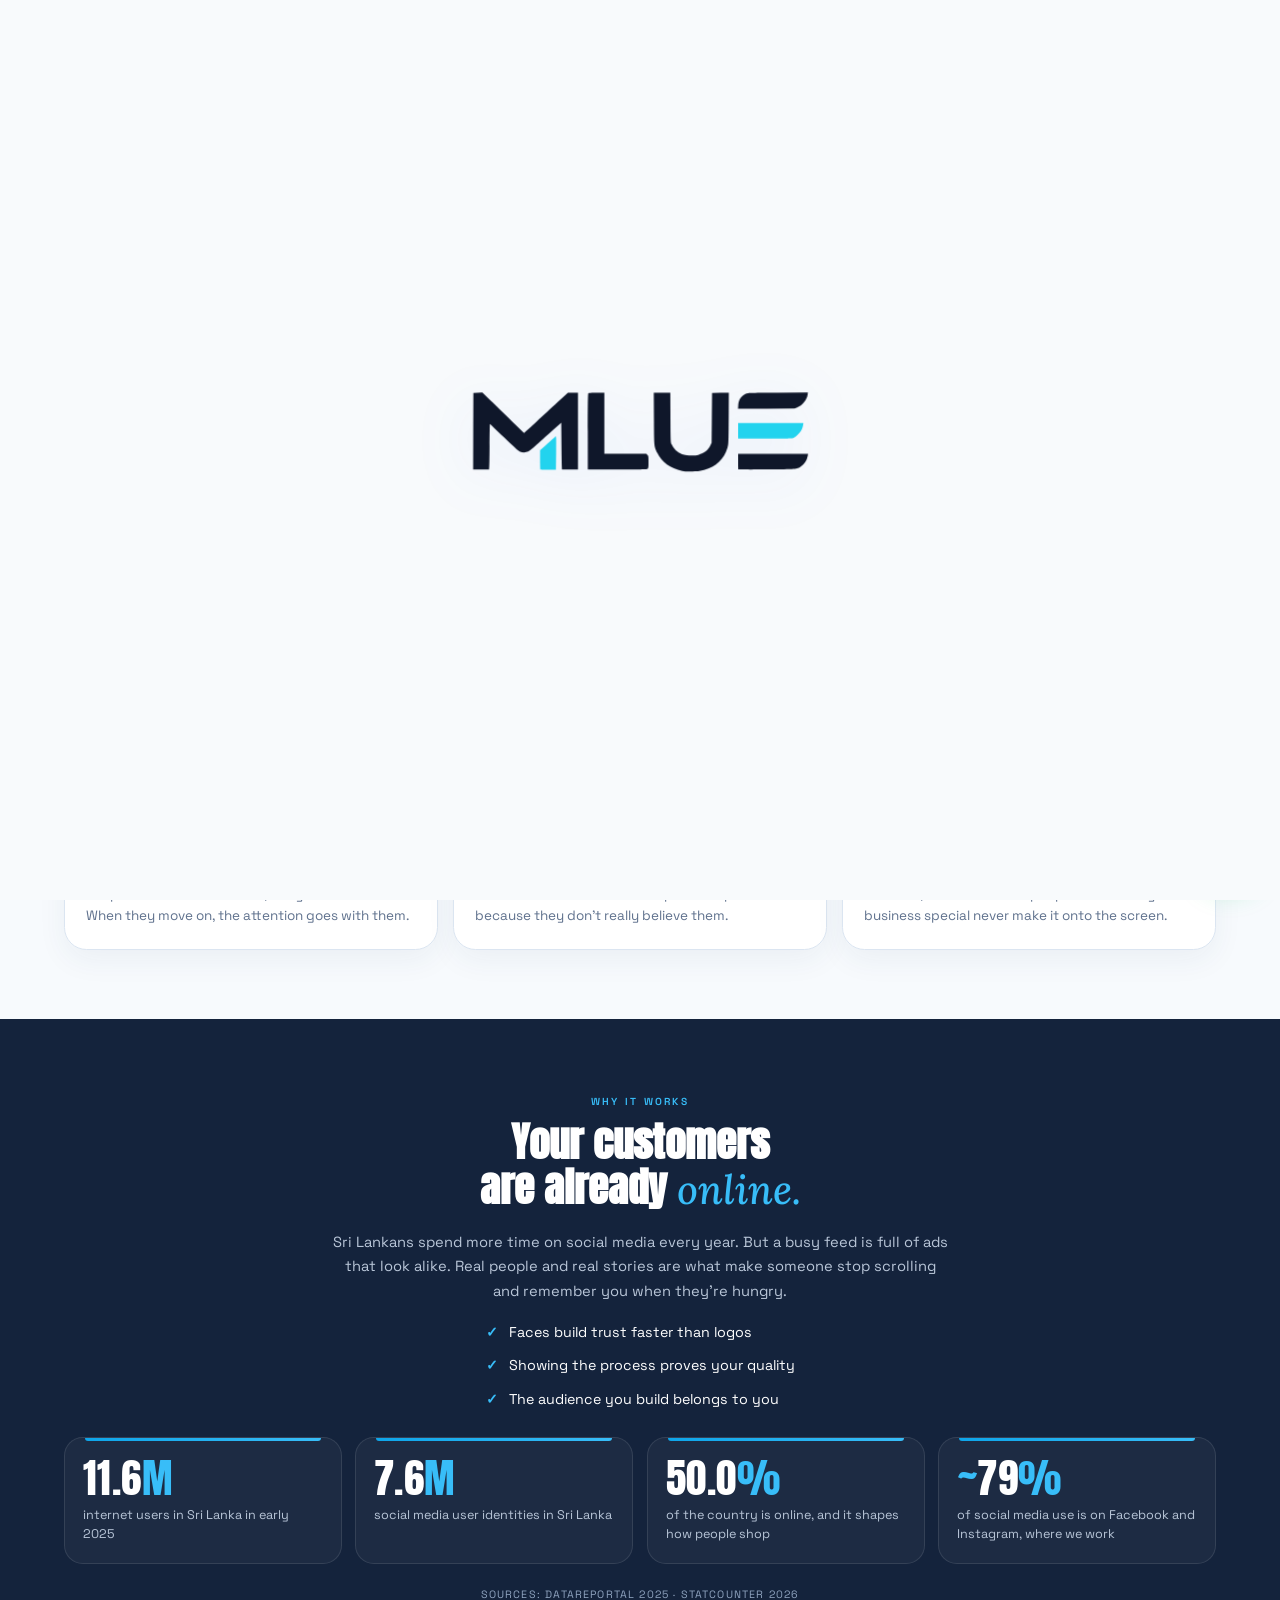
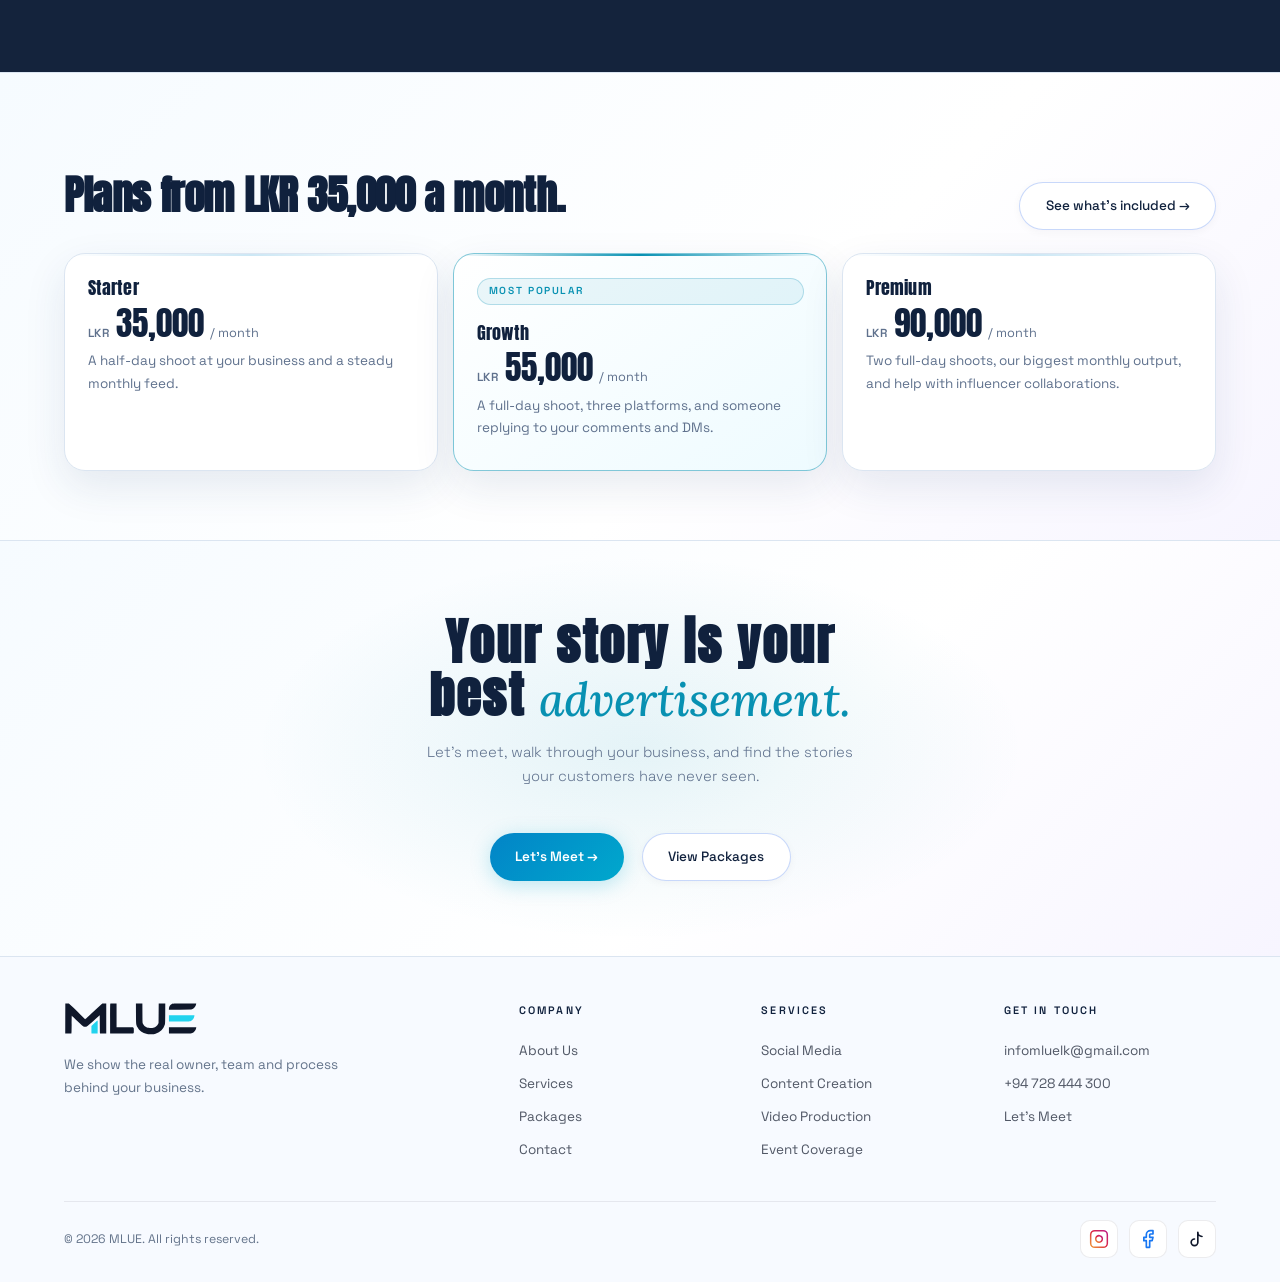
<file: index.html>
<!DOCTYPE html>
<html lang="en">
<head>
<meta charset="UTF-8">
<meta name="viewport" content="width=device-width, initial-scale=1.0">
<meta name="description" content="MLUE is a Sri Lankan social media agency. We show the real owner, team and process behind your business so customers trust you.">
<title>MLUE | People trust people, not ads</title>
<link rel="icon" type="image/svg+xml" href="favicon.svg">
<link rel="stylesheet" href="shared.css?v=1791568788258">
<style>

/* ── HERO ─────────────────────────────────────────────────── */
#hero {
  min-height: 100vh; display: flex; flex-direction: column; justify-content: center;
  padding: 0 5vw; padding-top: 5rem; position: relative; overflow: hidden;
}
.hero-canvas {
  position: absolute; inset: 0; pointer-events: none; z-index: 0;
}
/* Cursor glow canvas — pointer-events enabled to track mouse */
#cursorCanvas {
  position: absolute; inset: 0; z-index: 1; pointer-events: none;
}
.hero-grid {
  position: absolute; inset: 0;
  background-image: linear-gradient(var(--border) 1px, transparent 1px),
    linear-gradient(90deg, var(--border) 1px, transparent 1px);
  background-size: 60px 60px;
  mask-image: radial-gradient(ellipse 80% 80% at 50% 50%, black 40%, transparent 100%);
  z-index: 0;
}
.hero-glow-1 {
  position: absolute; width: 750px; height: 750px; border-radius: 50%;
  background: radial-gradient(circle, rgba(0,168,205,0.12) 0%, rgba(34,211,238,0.06) 40%, transparent 70%);
  top: -180px; right: -120px; animation: pulse 8s ease-in-out infinite; z-index: 0;
}
.hero-glow-2 {
  position: absolute; width: 600px; height: 600px; border-radius: 50%;
  background: radial-gradient(circle, rgba(14,165,233,0.09) 0%, rgba(0,168,205,0.04) 45%, transparent 70%);
  bottom: -100px; left: 3vw; animation: pulse 10s ease-in-out infinite 2s reverse; z-index: 0;
}
.hero-content { position: relative; z-index: 2; max-width: 620px; }

.hero-eyebrow {
  display: inline-flex; align-items: center; gap: 0.6rem;
  background: rgba(34,211,238,0.08); border: 1px solid var(--border-cyan);
  padding: 0.45rem 1.1rem; border-radius: 3rem; margin-bottom: 2.4rem;
  font-size: 0.78rem; font-weight: 600; letter-spacing: 0.14em; text-transform: uppercase;
  color: var(--cyan); opacity: 0; transform: translateY(16px);
  animation: fadeUp 0.7s 0.2s forwards;
}
.eyebrow-dot {
  width: 6px; height: 6px; border-radius: 50%; background: var(--cyan);
  animation: pulse 2s infinite; flex-shrink: 0;
}
.hero-title {
  font-family: 'Anton', sans-serif;
  font-size: clamp(3rem, 7.5vw, 7rem);
  line-height: 1.02;
  letter-spacing: 0.02em;
  margin-bottom: 2.2rem;
}
.hero-title .line { display: block; opacity: 0; transform: translateY(50px); }
.hero-title .line:nth-child(1) { animation: fadeUp 0.8s 0.35s forwards; }
.hero-title .line:nth-child(2) { animation: fadeUp 0.8s 0.5s forwards; }
.hero-title .line:nth-child(3) { animation: fadeUp 0.8s 0.65s forwards; }
.hero-title .cyan { color: var(--cyan); }
.hero-title .gradient {
  background: linear-gradient(135deg, var(--cyan) 0%, var(--blue-bright) 100%);
  background-clip: text; -webkit-background-clip: text; -webkit-text-fill-color: transparent;
}
.hero-sub {
  max-width: 480px; color: var(--white-dim); font-size: 1.08rem;
  font-weight: 300; line-height: 1.85; margin-bottom: 3rem;
  opacity: 0; transform: translateY(20px); animation: fadeUp 0.8s 0.8s forwards;
}
.hero-actions {
  display: flex; gap: 1.2rem; flex-wrap: wrap;
  opacity: 0; transform: translateY(20px); animation: fadeUp 0.8s 0.95s forwards;
  position: relative; z-index: 3;
}

/* ── HERO SCROLL HINT ─────────────────────────────────────── */

/* ── 3D HERO PANEL ────────────────────────────────────────── */
.hero-3d-panel {
  position: absolute; right: 5vw; top: 50%; transform: translateY(-50%);
  width: 380px; height: 440px; perspective: 1200px; z-index: 2;
  display: none;
}
@media (min-width: 1100px) { .hero-3d-panel { display: block; } }
.hero-3d-inner {
  width: 100%; height: 100%; position: relative;
  transform-style: preserve-3d; transition: transform 0.1s linear;
}
.panel-card {
  position: absolute; border-radius: 1.4rem;
  background: var(--navy-card); border: 1px solid var(--border-blue);
  backdrop-filter: blur(16px); padding: 1.8rem;
  box-shadow: 0 20px 48px rgba(15,23,42,0.08), 0 4px 12px rgba(0,168,205,0.04);
}
.panel-main {
  width: 100%; height: 100%; display: flex; flex-direction: column;
  justify-content: space-between; top: 0; left: 0;
}
.panel-main .p-label { font-size: 0.72rem; letter-spacing: 0.15em; text-transform: uppercase; color: var(--cyan); font-weight: 600; }
.panel-main .p-stat { font-family: 'Anton', sans-serif; font-size: 4.6rem; color: var(--white); line-height: 1; }
.panel-main .p-stat span { color: var(--cyan); }
.panel-main .p-desc { color: var(--grey); font-size: 0.85rem; line-height: 1.6; }

/* Float cards — pulled in from edges to prevent overlap */
.panel-float-1 {
  width: 165px;
  top: -12px; right: -28px;
  background: #FFFFFF;
  border: 1px solid var(--border-cyan); padding: 1.1rem;
  box-shadow: 0 14px 36px rgba(14,165,233,0.12);
  animation: float 5s ease-in-out infinite;
}
.panel-float-2 {
  width: 150px;
  bottom: 10px; left: -28px; z-index: 0;
  background: #FFFFFF;
  border: 1px solid var(--border-blue); padding: 1.1rem;
  box-shadow: 0 14px 36px rgba(0,168,205,0.12);
  animation: float 7s ease-in-out infinite 1.5s;
}
.mini-stat { font-family: 'Anton', sans-serif; font-size: 1.9rem; color: var(--cyan); }
.mini-label { font-size: 0.72rem; color: var(--grey); margin-top: 0.25rem; line-height: 1.4; }

/* ── SERVICES PREVIEW ─────────────────────────────────────── */
#services-preview {
  padding: 8rem 5vw;
  background: var(--navy);
  border-top: 1px solid var(--border);
}
.services-list { margin-top: 4rem; }
.service-row {
  display: grid; grid-template-columns: 60px 1fr auto;
  gap: 2.5rem; align-items: center; padding: 2rem 0;
  border-bottom: 1px solid var(--border);
  cursor: pointer; transition: padding 0.3s;
  position: relative; overflow: hidden; text-decoration: none; color: inherit;
}
.service-row::before {
  content: ''; position: absolute; inset: 0; left: -100%;
  background: linear-gradient(90deg, transparent, rgba(0,168,205,0.05), transparent);
  transition: left 0.6s;
}
.service-row:hover::before { left: 100%; }
.service-row:hover { padding-left: 1rem; }
.service-row:last-child { border-bottom: none; }
.svc-num { font-family: 'Anton', sans-serif; font-size: 0.95rem; color: rgba(34,211,238,0.3); }
.svc-name { font-size: 1.35rem; font-weight: 600; transition: color 0.3s; }
.service-row:hover .svc-name { color: var(--cyan); }
.svc-arrow {
  width: 44px; height: 44px; border-radius: 50%; border: 1px solid var(--border);
  display: flex; align-items: center; justify-content: center;
  color: var(--grey); font-size: 1rem; transition: all 0.3s;
  flex-shrink: 0;
}
.service-row:hover .svc-arrow { border-color: var(--cyan); color: var(--cyan); transform: translateX(4px); box-shadow: 0 0 16px var(--cyan-glow); }

/* ── ABOUT TEASER ─────────────────────────────────────────── */
#about-teaser {
  padding: 8rem 5vw;
  background: var(--navy-deep);
  border-top: 1px solid var(--border);
}
.about-inner { max-width: 800px; margin: 0 auto; text-align: center; }
.about-stats-grid {
  display: grid; grid-template-columns: 1fr 1fr; gap: 1.5rem;
}
.stat-block {
  background: var(--navy-card); border: 1px solid var(--border-blue);
  border-radius: 1.2rem; padding: 1.8rem;
  transition: border-color 0.3s, transform 0.3s;
}
.stat-block:hover { border-color: var(--border-cyan); transform: translateY(-4px); }
.stat-block .s-num {
  font-family: 'Anton', sans-serif; font-size: 2.8rem; color: var(--cyan); line-height: 1;
  margin-bottom: 0.4rem;
}
.stat-block .s-label { color: var(--grey); font-size: 0.82rem; line-height: 1.5; }

/* ── PACKAGES TEASER ──────────────────────────────────────── */
#packages-teaser {
  padding: 8rem 5vw;
  background: var(--navy);
  border-top: 1px solid var(--border);
}
.packages-grid {
  display: grid; grid-template-columns: repeat(3, 1fr); gap: 1.8rem; margin-top: 4rem;
}
.pkg-card {
  background: var(--navy-card); border: 1px solid var(--border-blue);
  border-radius: 1.5rem; padding: 2.4rem;
  transition: border-color 0.3s, transform 0.3s, box-shadow 0.3s;
  position: relative; overflow: hidden;
}
.pkg-card::before {
  content: ''; position: absolute; top: 0; left: 0; right: 0; height: 2px;
  background: linear-gradient(90deg, transparent, var(--border-blue), transparent);
  transition: background 0.3s;
}
.pkg-card:hover { border-color: var(--border-cyan); transform: translateY(-6px); box-shadow: 0 20px 60px rgba(0,0,0,0.3); }
.pkg-card:hover::before { background: linear-gradient(90deg, transparent, var(--cyan), transparent); }
.pkg-card.featured {
  border-color: var(--border-cyan);
  background: linear-gradient(135deg, rgba(0,168,205,0.08) 0%, var(--navy-card) 100%);
}
.pkg-card.featured::before { background: linear-gradient(90deg, transparent, var(--cyan), transparent); }
.pkg-badge {
  display: inline-block; font-size: 0.68rem; font-weight: 600; letter-spacing: 0.16em;
  text-transform: uppercase; padding: 0.28rem 0.75rem; border-radius: 2rem;
  background: var(--cyan-dim); color: var(--cyan); border: 1px solid var(--border-cyan);
  margin-bottom: 1.2rem;
}
.pkg-name { font-family: 'Anton', sans-serif; font-size: 1.7rem; line-height: 1.1; margin-bottom: 0.8rem; }
.pkg-tagline { color: var(--grey); font-size: 0.9rem; line-height: 1.65; margin-bottom: 1.8rem; min-height: 3.3rem; }
.pkg-features { list-style: none; margin-bottom: 2rem; }
.pkg-features li {
  color: var(--white-dim); font-size: 0.88rem; padding: 0.45rem 0;
  border-bottom: 1px solid var(--border); display: flex; align-items: center; gap: 0.6rem;
}
.pkg-features li::before { content: '✓'; color: var(--cyan); font-size: 0.75rem; flex-shrink: 0; }
.pkg-cta {
  display: flex; align-items: center; gap: 0.5rem;
  color: var(--cyan); font-weight: 600; font-size: 0.9rem;
  text-decoration: none; transition: gap 0.3s;
}
.pkg-cta:hover { gap: 0.9rem; }

/* ── CTA ──────────────────────────────────────────────────── */
#cta {
  padding: 10rem 5vw; text-align: center;
  background: linear-gradient(180deg, var(--navy) 0%, var(--navy-deep) 100%);
  border-top: 1px solid var(--border); position: relative; overflow: hidden;
}
#cta::before {
  content: ''; position: absolute; left: 50%; top: 50%; transform: translate(-50%, -50%);
  width: 800px; height: 400px; border-radius: 50%;
  background: radial-gradient(ellipse, rgba(0,168,205,0.12) 0%, transparent 70%);
  pointer-events: none;
}
.cta-title {
  font-family: 'Anton', sans-serif; font-size: clamp(2.8rem, 7.5vw, 6.5rem);
  line-height: 1.15; letter-spacing: 0.04em; margin-bottom: 2rem; position: relative;
}
.cta-title .cyan { color: var(--cyan); }
.cta-sub { color: var(--grey); font-size: 1.05rem; max-width: 460px; margin: 0 auto 3rem; line-height: 1.75; font-weight: 300; position: relative; }
.cta-actions { display: flex; gap: 1.2rem; justify-content: center; flex-wrap: wrap; position: relative; }

/* ── MOBILE ───────────────────────────────────────────────── */
@media (max-width: 900px) {
  .about-inner { grid-template-columns: 1fr; gap: 3.5rem; }
  .packages-grid { grid-template-columns: 1fr; }
  .pkg-card { padding: 2rem; }
}
@media (max-width: 768px) {
  .hero-title {
    font-size: clamp(2.4rem, 11vw, 4.5rem);
    line-height: 1.05;
    letter-spacing: 0.02em;
  }
  .hero-sub { font-size: 0.95rem; }
  .hero-actions { flex-direction: column; align-items: flex-start; }
  .hero-actions a { width: 100%; justify-content: center; }
  .service-row { grid-template-columns: 40px 1fr auto; gap: 1.2rem; }
  .svc-name { font-size: 1.05rem; }
  #services-preview, #about-teaser, #packages-teaser { padding: 5rem 5vw; }
  .about-stats-grid { grid-template-columns: 1fr 1fr; gap: 1rem; }
  .stat-block .s-num { font-size: 2.2rem; }
  .cta-title { font-size: clamp(2.2rem, 9vw, 4rem); }
  #cta { padding: 6rem 5vw; }
  .hero-eyebrow { font-size: 0.7rem; }
}
@media (max-width: 480px) {
  .about-stats-grid { grid-template-columns: 1fr; }
  .hero-title { font-size: clamp(2.6rem, 12vw, 4rem); }
}

/* Extra breathing room between hero CTAs and ticker */
.ticker-wrap { margin-top: 0; }
#hero { padding-bottom: 2rem; }

</style>

<style id="mlue-modern-ui">
/* ── ULTRA MODERN MLUE WHITE & MIDNIGHT UI ────────────────── */
body {
  background: #FFFFFF !important;
  color: #0F172A;
}

#hero {
  min-height: 100vh;
  position: relative;
  display: flex;
  align-items: center;
  justify-content: center;
  padding: 8rem 5vw 5rem;
  background:
    radial-gradient(ellipse 70% 60% at 80% 20%, rgba(0,168,205,0.08) 0%, transparent 60%),
    radial-gradient(ellipse 50% 50% at 10% 80%, rgba(2,132,199,0.06) 0%, transparent 55%),
    #FFFFFF;
  overflow: hidden;
  text-align: center;
}

#threeJsCanvas {
  position: absolute;
  top: 0; right: 0;
  width: 100%; height: 100%;
  pointer-events: none;
  z-index: 1;
  opacity: 0.45;
}

.hero-layout {
  display: flex;
  flex-direction: column;
  align-items: center;
  justify-content: center;
  width: 100%;
  max-width: 900px;
  margin: 0 auto;
  position: relative;
  z-index: 2;
}

.hero-card-column { display: none !important; }

.hero-content {
  max-width: 820px;
  width: 100%;
  text-align: center;
}

.hero-eyebrow {
  display: inline-flex;
  align-items: center;
  gap: 0.6rem;
  background: rgba(0,168,205,0.07);
  border: 1px solid rgba(0,168,205,0.22);
  box-shadow: 0 4px 16px rgba(0,168,205,0.08);
  padding: 0.5rem 1.3rem;
  border-radius: 999px;
  font-size: 0.8rem;
  font-weight: 700;
  letter-spacing: 0.12em;
  text-transform: uppercase;
  color: #00A8CD;
  margin-bottom: 2rem;
  
}

.hero-title {
  font-family: 'Anton', sans-serif;
  font-size: clamp(3.6rem, 9vw, 8rem);
  line-height: 1.0;
  letter-spacing: -0.01em;
  color: #0F172A;
  margin-bottom: 2rem;
  padding-bottom: 0.12em;
}

.hero-title .gradient {
  color: #00A8CD !important;
  background: none !important;
  -webkit-background-clip: unset !important;
  -webkit-text-fill-color: #00A8CD !important;
  background-clip: unset !important;
}

.hero-sub {
  font-size: 1.18rem;
  line-height: 1.8;
  color: #475569;
  max-width: 560px;
  margin: 0 auto 2.8rem;
}

.hero-actions {
  display: flex;
  gap: 1.2rem;
  align-items: center;
  flex-wrap: wrap;
  justify-content: center;
}

.hero-stats-row { display: none !important; }

/* ─── SECTION STYLING ─────────────────────────────────────── */
#services-preview, #about-teaser {
  background: #FFFFFF !important;
}

.service-row {
  border-bottom: 1px solid rgba(15,23,42,0.06) !important;
  background: #FFFFFF;
  border-radius: 1rem;
  padding: 1.8rem 1.5rem !important;
  transition: all 0.3s cubic-bezier(0.16, 1, 0.3, 1) !important;
}
.service-row:hover {
  background: #F0F9FF !important;
  transform: translateX(10px);
  box-shadow: 0 6px 24px rgba(0,168,205,0.08);
  padding-left: 2rem !important;
}
.service-row:hover .svc-name { color: #00A8CD !important; }
.service-row:hover .svc-arrow { border-color: #00A8CD !important; color: #00A8CD !important; }
.svc-num { color: rgba(0,168,205,0.35) !important; }

.stat-block {
  background: #FFFFFF !important;
  border: 1px solid rgba(15,23,42,0.08) !important;
  border-radius: 1.6rem !important;
  box-shadow: 0 8px 24px rgba(15,23,42,0.04) !important;
  transition: all 0.35s cubic-bezier(0.16, 1, 0.3, 1) !important;
}
.stat-block:hover {
  transform: translateY(-8px) !important;
  border-color: rgba(0,168,205,0.35) !important;
  box-shadow: 0 20px 48px rgba(0,168,205,0.12) !important;
}
.stat-block .s-num { color: #00A8CD !important; }
.section-label { color: #00A8CD !important; }

/* CTA */
#cta {
  border-top: 1px solid rgba(15,23,42,0.06);
  background: linear-gradient(180deg, #FFFFFF 0%, #F0F9FF 100%) !important;
}
#cta::before {
  background: radial-gradient(ellipse, rgba(0,168,205,0.10) 0%, transparent 65%) !important;
}
.cta-title .cyan { color: #00A8CD !important; }

</style>

<link rel="stylesheet" href="refresh.css?v=1">
<link rel="stylesheet" href="deck.css?v=2">
<link rel="stylesheet" href="motion.css?v=2">
<link rel="stylesheet" href="compact.css?v=2">
</head>
<body>

<!-- MLUE INTRO LOADER -->
<div id="mlue-loader">
  <div class="loader-stage" id="loaderStage">
    <svg class="loader-logo" id="loaderSvg" xmlns="http://www.w3.org/2000/svg" viewBox="88 468 634 162" style="width:min(340px,32vw);height:auto;display:block;overflow:visible;">
      <path class="from-left"  fill="#0F172A" d="M 483.695312 620.753906 C 461.484375 616.179688 445.511719 604.699219 437.359375 587.480469 C 431.121094 574.417969 431.285156 576.332031 430.953125 522.84375 L 430.703125 474.761719 L 461.484375 474.761719 L 461.734375 520.761719 C 461.980469 564.105469 462.148438 566.933594 463.644531 570.675781 C 467.304688 579.578125 474.460938 586.398438 483.363281 589.5625 C 490.683594 592.140625 506.65625 592.804688 513.5625 590.808594 C 525.207031 587.480469 532.113281 582.070312 536.355469 573.007812 L 538.519531 568.347656 L 538.933594 521.757812 L 539.347656 475.171875 L 554.988281 474.921875 L 570.628906 474.757812 L 570.382812 522.757812 C 570.050781 569.675781 570.050781 571.003906 568.21875 576.914062 C 561.644531 598.625 547.503906 612.1875 524.292969 619.171875 C 517.808594 621.085938 515.144531 621.417969 503.164062 621.667969 C 493.597656 621.835938 487.6875 621.585938 483.699219 620.753906 Z"/>
      <path class="from-left"  fill="#0F172A" d="M 108.175781 618.011719 L 93.867188 617.84375 L 94.03125 546.46875 L 94.28125 475.175781 L 102.683594 474.925781 L 111.003906 474.679688 L 126.808594 489.902344 C 135.460938 498.21875 152.933594 515.109375 165.574219 527.421875 L 188.703125 549.796875 L 190.949219 547.964844 C 192.277344 546.96875 201.84375 538.230469 212.410156 528.5 C 222.890625 518.765625 240.359375 502.628906 251.09375 492.726562 L 270.644531 474.761719 L 289.363281 474.761719 L 289.363281 617.84375 L 274.804688 617.84375 C 266.820312 617.84375 259.996094 617.925781 259.664062 618.09375 C 259.25 618.175781 258.832031 598.542969 258.582031 574.417969 L 258.167969 530.660156 L 240.699219 546.46875 C 206.59375 577.414062 199.9375 583.15625 196.609375 584.652344 C 192.199219 586.648438 185.128906 586.648438 180.554688 584.570312 C 178.222656 583.492188 168.742188 574.921875 151.355469 557.949219 C 137.210938 544.222656 125.398438 532.992188 125.148438 532.992188 C 124.902344 532.992188 124.570312 552.125 124.484375 575.585938 C 124.316406 603.203125 123.902344 618.175781 123.402344 618.175781 C 122.988281 618.257812 116.082031 618.175781 108.179688 618.011719 Z"/>
      <path class="from-left"  fill="#0F172A" d="M 307.996094 617.929688 C 307.832031 617.761719 307.664062 585.902344 307.664062 547.132812 C 307.664062 493.480469 307.910156 476.507812 308.664062 475.757812 C 309.328125 475.09375 313.988281 474.761719 324.050781 474.761719 L 338.445312 474.761719 L 338.445312 588.730469 L 416.726562 588.730469 L 418.722656 590.808594 C 420.71875 592.71875 420.800781 593.21875 420.800781 603.953125 C 420.800781 613.601562 420.632812 615.265625 419.300781 616.429688 C 417.972656 617.597656 412.066406 617.761719 363.066406 618.011719 C 332.953125 618.175781 308.160156 618.09375 307.992188 617.929688 Z"/>
      <path class="from-right" fill="#0F172A" d="M 588.347656 617.929688 C 588.179688 617.761719 588.015625 611.109375 588.015625 603.121094 L 588.015625 588.730469 L 718.371094 588.730469 L 717.625 593.054688 C 716.125 601.042969 711.300781 608.445312 704.644531 612.855469 C 697.160156 617.847656 697.324219 617.761719 640.589844 618.015625 C 612.054688 618.179688 588.511719 618.097656 588.347656 617.933594 Z"/>
      <path class="from-right" fill="#0F172A" d="M 588.179688 498.300781 C 588.761719 488.320312 593.585938 481 602.15625 476.925781 C 605.820312 475.179688 606.898438 475.179688 661.972656 474.925781 L 718.042969 474.679688 L 717.542969 478.507812 C 716.210938 487.824219 707.476562 498.558594 697.992188 502.382812 L 693.25 504.292969 L 640.507812 504.542969 L 587.765625 504.789062 Z"/>
      <path class="from-left"  fill="#22D3EE" d="M 219.234375 618.175781 C 218.902344 617.84375 218.652344 609.609375 218.652344 599.957031 L 218.652344 582.324219 L 227.136719 574.503906 C 241.863281 560.859375 247.101562 556.285156 248.101562 556.285156 C 248.765625 556.285156 248.933594 564.601562 248.601562 587.230469 L 248.1875 618.261719 L 233.960938 618.511719 C 226.222656 618.589844 219.570312 618.429688 219.238281 618.175781 Z"/>
      <path class="from-right" fill="#22D3EE" d="M 588.015625 545.882812 L 588.015625 531.328125 L 709.636719 531.328125 L 709.058594 535.320312 C 708.808594 537.484375 707.644531 541.226562 706.480469 543.722656 C 703.816406 549.546875 695.332031 557.949219 690.503906 559.445312 C 687.925781 560.195312 674.699219 560.445312 637.511719 560.445312 L 588.015625 560.445312 Z"/>
    </svg>
    <div class="loader-tagline">Creative Social Media Agency</div>
  </div>
</div>

<!-- NAV -->
<nav id="main-nav">
  <a href="index.html" class="nav-logo">
    <div class="logo-svg-wrap">
      <svg style="color:#0f172a;" xmlns="http://www.w3.org/2000/svg" viewBox="88 468 634 162" preserveAspectRatio="xMidYMid meet">
        <path fill="currentColor" d="M 483.695312 620.753906 C 461.484375 616.179688 445.511719 604.699219 437.359375 587.480469 C 431.121094 574.417969 431.285156 576.332031 430.953125 522.84375 L 430.703125 474.761719 L 461.484375 474.761719 L 461.734375 520.761719 C 461.980469 564.105469 462.148438 566.933594 463.644531 570.675781 C 467.304688 579.578125 474.460938 586.398438 483.363281 589.5625 C 490.683594 592.140625 506.65625 592.804688 513.5625 590.808594 C 525.207031 587.480469 532.113281 582.070312 536.355469 573.007812 L 538.519531 568.347656 L 538.933594 521.757812 L 539.347656 475.171875 L 554.988281 474.921875 L 570.628906 474.757812 L 570.382812 522.757812 C 570.050781 569.675781 570.050781 571.003906 568.21875 576.914062 C 561.644531 598.625 547.503906 612.1875 524.292969 619.171875 C 517.808594 621.085938 515.144531 621.417969 503.164062 621.667969 C 493.597656 621.835938 487.6875 621.585938 483.699219 620.753906 Z"/>
        <path fill="currentColor" d="M 108.175781 618.011719 L 93.867188 617.84375 L 94.03125 546.46875 L 94.28125 475.175781 L 102.683594 474.925781 L 111.003906 474.679688 L 126.808594 489.902344 C 135.460938 498.21875 152.933594 515.109375 165.574219 527.421875 L 188.703125 549.796875 L 190.949219 547.964844 C 192.277344 546.96875 201.84375 538.230469 212.410156 528.5 C 222.890625 518.765625 240.359375 502.628906 251.09375 492.726562 L 270.644531 474.761719 L 289.363281 474.761719 L 289.363281 617.84375 L 274.804688 617.84375 C 266.820312 617.84375 259.996094 617.925781 259.664062 618.09375 C 259.25 618.175781 258.832031 598.542969 258.582031 574.417969 L 258.167969 530.660156 L 240.699219 546.46875 C 206.59375 577.414062 199.9375 583.15625 196.609375 584.652344 C 192.199219 586.648438 185.128906 586.648438 180.554688 584.570312 C 178.222656 583.492188 168.742188 574.921875 151.355469 557.949219 C 137.210938 544.222656 125.398438 532.992188 125.148438 532.992188 C 124.902344 532.992188 124.570312 552.125 124.484375 575.585938 C 124.316406 603.203125 123.902344 618.175781 123.402344 618.175781 C 122.988281 618.257812 116.082031 618.175781 108.179688 618.011719 Z"/>
        <path fill="currentColor" d="M 307.996094 617.929688 C 307.832031 617.761719 307.664062 585.902344 307.664062 547.132812 C 307.664062 493.480469 307.910156 476.507812 308.664062 475.757812 C 309.328125 475.09375 313.988281 474.761719 324.050781 474.761719 L 338.445312 474.761719 L 338.445312 588.730469 L 416.726562 588.730469 L 418.722656 590.808594 C 420.71875 592.71875 420.800781 593.21875 420.800781 603.953125 C 420.800781 613.601562 420.632812 615.265625 419.300781 616.429688 C 417.972656 617.597656 412.066406 617.761719 363.066406 618.011719 C 332.953125 618.175781 308.160156 618.09375 307.992188 617.929688 Z"/>
        <path fill="currentColor" d="M 588.347656 617.929688 C 588.179688 617.761719 588.015625 611.109375 588.015625 603.121094 L 588.015625 588.730469 L 718.371094 588.730469 L 717.625 593.054688 C 716.125 601.042969 711.300781 608.445312 704.644531 612.855469 C 697.160156 617.847656 697.324219 617.761719 640.589844 618.015625 C 612.054688 618.179688 588.511719 618.097656 588.347656 617.933594 Z"/>
        <path fill="currentColor" d="M 588.179688 498.300781 C 588.761719 488.320312 593.585938 481 602.15625 476.925781 C 605.820312 475.179688 606.898438 475.179688 661.972656 474.925781 L 718.042969 474.679688 L 717.542969 478.507812 C 716.210938 487.824219 707.476562 498.558594 697.992188 502.382812 L 693.25 504.292969 L 640.507812 504.542969 L 587.765625 504.789062 Z"/>
        <path fill="#22D3EE" d="M 219.234375 618.175781 C 218.902344 617.84375 218.652344 609.609375 218.652344 599.957031 L 218.652344 582.324219 L 227.136719 574.503906 C 241.863281 560.859375 247.101562 556.285156 248.101562 556.285156 C 248.765625 556.285156 248.933594 564.601562 248.601562 587.230469 L 248.1875 618.261719 L 233.960938 618.511719 C 226.222656 618.589844 219.570312 618.429688 219.238281 618.175781 Z"/>
        <path fill="#22D3EE" d="M 588.015625 545.882812 L 588.015625 531.328125 L 709.636719 531.328125 L 709.058594 535.320312 C 708.808594 537.484375 707.644531 541.226562 706.480469 543.722656 C 703.816406 549.546875 695.332031 557.949219 690.503906 559.445312 C 687.925781 560.195312 674.699219 560.445312 637.511719 560.445312 L 588.015625 560.445312 Z"/>
      </svg>
    </div>
  </a>
  <ul class="nav-links">
    <li><a href="index.html" class="active">Home</a></li>
    <li><a href="about.html">About</a></li>
    <li><a href="services.html">Services</a></li>
    <li><a href="work.html">Packages</a></li>
    <li><a href="contact.html" class="nav-cta">Contact Us →</a></li>
  </ul>
  <div class="nav-actions">
    <button class="nav-burger" aria-label="Open menu" onclick="toggleMenu()">☰</button>
  </div>
</nav>

<!-- HERO -->
<section id="hero">
  <div class="hero-layout">
    <div class="hero-content">
      <div class="hero-eyebrow">
        <span class="eyebrow-dot"></span>
        Creative Social Media Agency
      </div>
      <h1 class="hero-title">
        People don't trust ads.<br>
        <span class="gradient">They trust people.</span>
      </h1>
      <p class="hero-sub">We help customers meet the real owner, team and process behind your business, so they trust you, choose you and keep coming back.</p>
      <div class="hero-actions">
        <a href="contact.html" class="btn-primary">Let's Meet →</a>
        <a href="work.html" class="btn-secondary">See Packages</a>
      </div>
    </div>
  </div>
</section>

<!-- TICKER -->
<div class="ticker-wrap">
  <div class="ticker-inner">
    <span>Real Stories</span><span class="dot">·</span>
    <span>Owner &amp; Team Spotlight</span><span class="dot">·</span>
    <span>Reels Production</span><span class="dot">·</span>
    <span>Community Management</span><span class="dot">·</span>
    <span>Event Coverage</span><span class="dot">·</span>
    <span>Drone Footage</span><span class="dot">·</span>
    <span>Monthly Content Calendar</span><span class="dot">·</span>
    <span>Brand Storytelling</span><span class="dot">·</span>
    <span>Real Stories</span><span class="dot">·</span>
    <span>Owner &amp; Team Spotlight</span><span class="dot">·</span>
    <span>Reels Production</span><span class="dot">·</span>
    <span>Community Management</span><span class="dot">·</span>
    <span>Event Coverage</span><span class="dot">·</span>
    <span>Drone Footage</span><span class="dot">·</span>
    <span>Monthly Content Calendar</span><span class="dot">·</span>
    <span>Brand Storytelling</span><span class="dot">·</span>
  </div>
</div>

<!-- THE PROBLEM -->
<section id="problem">
  <div class="deck-head">
    <p class="section-label reveal">The Problem</p>
    <h2 class="section-title reveal reveal-delay-1">Most brand content looks<br>exactly the <span class="italic-accent">same.</span></h2>
    <p class="section-sub reveal reveal-delay-2">An influencer takes a bite, says "so good!", and moves on to the next shop. Customers have seen it a hundred times and they know it was paid for.</p>
  </div>
  <div class="deck-cards">
    <div class="deck-card reveal">
      <div class="deck-num">01</div>
      <h3>The trust goes to them</h3>
      <p>People follow the influencer, not your business. When they move on, the attention goes with them.</p>
    </div>
    <div class="deck-card reveal">
      <div class="deck-num">02</div>
      <h3>Customers are tired of it</h3>
      <p>Paid reviews feel like ads. People scroll past them because they don't really believe them.</p>
    </div>
    <div class="deck-card reveal">
      <div class="deck-num">03</div>
      <h3>Your real story stays hidden</h3>
      <p>The care, the skill and the people that make your business special never make it onto the screen.</p>
    </div>
  </div>
</section>

<!-- WHY IT WORKS -->
<section id="real-stats">
  <div class="rs-inner">
    <div class="rs-top">
      <p class="section-label reveal" style="justify-content:center; margin-bottom:1rem;">Why It Works</p>
      <h2 class="rs-heading reveal reveal-delay-1">Your customers<br>are already <span class="italic-accent">online.</span></h2>
      <p class="rs-sub reveal reveal-delay-2">Sri Lankans spend more time on social media every year. But a busy feed is full of ads that look alike. Real people and real stories are what make someone stop scrolling and remember you when they're hungry.</p>
      <ul class="rs-checks reveal reveal-delay-3">
        <li>Faces build trust faster than logos</li>
        <li>Showing the process proves your quality</li>
        <li>The audience you build belongs to you</li>
      </ul>
    </div>
    <div class="rs-grid">
      <div class="rs-stat reveal"><div class="rs-stat-num"><b data-count="12.4" data-dec="1">12.4</b><span>M</span></div><div class="rs-stat-label">internet users in Sri Lanka in early 2025</div></div>
      <div class="rs-stat reveal"><div class="rs-stat-num"><b data-count="8.2" data-dec="1">8.2</b><span>M</span></div><div class="rs-stat-label">social media user identities in Sri Lanka</div></div>
      <div class="rs-stat reveal"><div class="rs-stat-num"><b data-count="53.6" data-dec="1">53.6</b><span>%</span></div><div class="rs-stat-label">of the country is online, and it shapes how people shop</div></div>
      <div class="rs-stat reveal"><div class="rs-stat-num"><span>~</span><b data-count="85">85</b><span>%</span></div><div class="rs-stat-label">of social media use is on Facebook and Instagram, where we work</div></div>
    </div>
    <p class="rs-source">Sources: DataReportal 2025 · Statcounter 2026</p>
  </div>
</section>

<!-- PACKAGES TEASER -->
<section id="packages-teaser">
  <div class="split-head">
    <div>
      <p class="section-label reveal">Pricing</p>
      <h2 class="section-title reveal reveal-delay-1">Plans from LKR 35,000 a month.</h2>
    </div>
    <a href="work.html" class="btn-secondary reveal reveal-delay-2">See what's included →</a>
  </div>
  <div class="packages-grid">
    <div class="pkg-card reveal">
      <div class="pkg-name">Starter</div>
      <div class="pt-price"><small>LKR</small>35,000<em>/ month</em></div>
      <p class="pkg-tagline">A half-day shoot at your business and a steady monthly feed.</p>
    </div>
    <div class="pkg-card featured reveal">
      <div class="pkg-badge">Most Popular</div>
      <div class="pkg-name">Growth</div>
      <div class="pt-price"><small>LKR</small>55,000<em>/ month</em></div>
      <p class="pkg-tagline">A full-day shoot, three platforms, and someone replying to your comments and DMs.</p>
    </div>
    <div class="pkg-card reveal">
      <div class="pkg-name">Premium</div>
      <div class="pt-price"><small>LKR</small>90,000<em>/ month</em></div>
      <p class="pkg-tagline">Two full-day shoots, our biggest monthly output, and help with influencer collaborations.</p>
    </div>
  </div>
</section>

<!-- CTA -->
<section id="cta">
  <h2 class="cta-title reveal">Your story is your<br>best <span class="italic-accent">advertisement.</span></h2>
  <p class="cta-sub reveal reveal-delay-1">Let's meet, walk through your business, and find the stories your customers have never seen.</p>
  <div class="cta-actions reveal reveal-delay-2">
    <a href="contact.html" class="btn-primary">Let's Meet →</a>
    <a href="work.html" class="btn-secondary">View Packages</a>
  </div>
</section>

<!-- FOOTER -->
<footer>
  <div class="footer-grid">
    <div class="footer-brand">
      <div class="logo-svg-wrap" style="height:36px;">
        <svg style="color:#0f172a;" xmlns="http://www.w3.org/2000/svg" viewBox="88 468 634 162">
          <path fill="currentColor" d="M 483.695312 620.753906 C 461.484375 616.179688 445.511719 604.699219 437.359375 587.480469 C 431.121094 574.417969 431.285156 576.332031 430.953125 522.84375 L 430.703125 474.761719 L 461.484375 474.761719 L 461.734375 520.761719 C 461.980469 564.105469 462.148438 566.933594 463.644531 570.675781 C 467.304688 579.578125 474.460938 586.398438 483.363281 589.5625 C 490.683594 592.140625 506.65625 592.804688 513.5625 590.808594 C 525.207031 587.480469 532.113281 582.070312 536.355469 573.007812 L 538.519531 568.347656 L 538.933594 521.757812 L 539.347656 475.171875 L 554.988281 474.921875 L 570.628906 474.757812 L 570.382812 522.757812 C 570.050781 569.675781 570.050781 571.003906 568.21875 576.914062 C 561.644531 598.625 547.503906 612.1875 524.292969 619.171875 C 517.808594 621.085938 515.144531 621.417969 503.164062 621.667969 C 493.597656 621.835938 487.6875 621.585938 483.699219 620.753906 Z"/>
          <path fill="currentColor" d="M 108.175781 618.011719 L 93.867188 617.84375 L 94.03125 546.46875 L 94.28125 475.175781 L 102.683594 474.925781 L 111.003906 474.679688 L 126.808594 489.902344 C 135.460938 498.21875 152.933594 515.109375 165.574219 527.421875 L 188.703125 549.796875 L 190.949219 547.964844 C 192.277344 546.96875 201.84375 538.230469 212.410156 528.5 C 222.890625 518.765625 240.359375 502.628906 251.09375 492.726562 L 270.644531 474.761719 L 289.363281 474.761719 L 289.363281 617.84375 L 274.804688 617.84375 C 266.820312 617.84375 259.996094 617.925781 259.664062 618.09375 C 259.25 618.175781 258.832031 598.542969 258.582031 574.417969 L 258.167969 530.660156 L 240.699219 546.46875 C 206.59375 577.414062 199.9375 583.15625 196.609375 584.652344 C 192.199219 586.648438 185.128906 586.648438 180.554688 584.570312 C 178.222656 583.492188 168.742188 574.921875 151.355469 557.949219 C 137.210938 544.222656 125.398438 532.992188 125.148438 532.992188 C 124.902344 532.992188 124.570312 552.125 124.484375 575.585938 C 124.316406 603.203125 123.902344 618.175781 123.402344 618.175781 C 122.988281 618.257812 116.082031 618.175781 108.179688 618.011719 Z"/>
          <path fill="currentColor" d="M 307.996094 617.929688 C 307.832031 617.761719 307.664062 585.902344 307.664062 547.132812 C 307.664062 493.480469 307.910156 476.507812 308.664062 475.757812 C 309.328125 475.09375 313.988281 474.761719 324.050781 474.761719 L 338.445312 474.761719 L 338.445312 588.730469 L 416.726562 588.730469 L 418.722656 590.808594 C 420.71875 592.71875 420.800781 593.21875 420.800781 603.953125 C 420.800781 613.601562 420.632812 615.265625 419.300781 616.429688 C 417.972656 617.597656 412.066406 617.761719 363.066406 618.011719 C 332.953125 618.175781 308.160156 618.09375 307.992188 617.929688 Z"/>
          <path fill="currentColor" d="M 588.347656 617.929688 C 588.179688 617.761719 588.015625 611.109375 588.015625 603.121094 L 588.015625 588.730469 L 718.371094 588.730469 L 717.625 593.054688 C 716.125 601.042969 711.300781 608.445312 704.644531 612.855469 C 697.160156 617.847656 697.324219 617.761719 640.589844 618.015625 C 612.054688 618.179688 588.511719 618.097656 588.347656 617.933594 Z"/>
          <path fill="currentColor" d="M 588.179688 498.300781 C 588.761719 488.320312 593.585938 481 602.15625 476.925781 C 605.820312 475.179688 606.898438 475.179688 661.972656 474.925781 L 718.042969 474.679688 L 717.542969 478.507812 C 716.210938 487.824219 707.476562 498.558594 697.992188 502.382812 L 693.25 504.292969 L 640.507812 504.542969 L 587.765625 504.789062 Z"/>
          <path fill="#22D3EE" d="M 219.234375 618.175781 C 218.902344 617.84375 218.652344 609.609375 218.652344 599.957031 L 218.652344 582.324219 L 227.136719 574.503906 C 241.863281 560.859375 247.101562 556.285156 248.101562 556.285156 C 248.765625 556.285156 248.933594 564.601562 248.601562 587.230469 L 248.1875 618.261719 L 233.960938 618.511719 C 226.222656 618.589844 219.570312 618.429688 219.238281 618.175781 Z"/>
          <path fill="#22D3EE" d="M 588.015625 545.882812 L 588.015625 531.328125 L 709.636719 531.328125 L 709.058594 535.320312 C 708.808594 537.484375 707.644531 541.226562 706.480469 543.722656 C 703.816406 549.546875 695.332031 557.949219 690.503906 559.445312 C 687.925781 560.195312 674.699219 560.445312 637.511719 560.445312 L 588.015625 560.445312 Z"/>
        </svg>
      </div>
      <p>We show the real owner, team and process behind your business.</p>
    </div>
    <div class="footer-col">
      <h4>Company</h4>
      <a href="about.html">About Us</a>
      <a href="services.html">Services</a>
      <a href="work.html">Packages</a>
      <a href="contact.html">Contact</a>
    </div>
    <div class="footer-col">
      <h4>Services</h4>
      <a href="services.html">Social Media</a>
      <a href="services.html">Content Creation</a>
      <a href="services.html">Video Production</a>
      <a href="services.html">Event Coverage</a>
    </div>
    <div class="footer-col">
      <h4>Get in Touch</h4>
      <a href="mailto:infomluelk@gmail.com">infomluelk@gmail.com</a>
      <a href="tel:+94728444300">+94 728 444 300</a>
      <a href="contact.html">Let's Meet</a>
    </div>
  </div>
  <div class="footer-bottom">
    <div class="footer-copy">© 2026 MLUE. All rights reserved.</div>
    <div class="footer-social">
      <a href="https://www.instagram.com/mluelk?srtk=MWZrNHBvNHNieWljeQ%3D%3D&amp;utm_source=qr" target="_blank" rel="noopener noreferrer" aria-label="Instagram">
        <svg width="20" height="20" viewBox="0 0 24 24" fill="none" stroke="url(#ig-grad)" stroke-width="1.8" stroke-linecap="round" stroke-linejoin="round">
          <defs><linearGradient id="ig-grad" x1="0%" y1="100%" x2="100%" y2="0%"><stop offset="0%" stop-color="#f09433"/><stop offset="25%" stop-color="#e6683c"/><stop offset="50%" stop-color="#dc2743"/><stop offset="75%" stop-color="#cc2366"/><stop offset="100%" stop-color="#bc1888"/></linearGradient></defs>
          <rect x="2" y="2" width="20" height="20" rx="5" ry="5"/><path d="M16 11.37A4 4 0 1 1 12.63 8 4 4 0 0 1 16 11.37z"/><line x1="17.5" y1="6.5" x2="17.51" y2="6.5"/>
        </svg>
      </a>
      <a href="https://www.facebook.com/share/1C7NvD5EyV/?mibextid=wwXIfr" target="_blank" rel="noopener noreferrer" aria-label="Facebook">
        <svg width="20" height="20" viewBox="0 0 24 24" fill="none" stroke="#1877F2" stroke-width="2" stroke-linecap="round" stroke-linejoin="round">
          <path d="M18 2h-3a5 5 0 0 0-5 5v3H7v4h3v8h4v-8h3l1-4h-4V7a1 1 0 0 1 1-1h3z"/>
        </svg>
      </a>
      <a href="https://www.tiktok.com/@mlue.lk?_r=1&amp;_t=ZS-9APvXCyV6C0" target="_blank" rel="noopener noreferrer" aria-label="TikTok">
        <svg width="20" height="20" viewBox="0 0 24 24" fill="none" stroke="#0F172A" stroke-width="2" stroke-linecap="round" stroke-linejoin="round">
          <path d="M9 12a4 4 0 1 0 4 4V4a5 5 0 0 0 5 5"/>
        </svg>
      </a>
    </div>
  </div>
</footer>

<script src="motion.js" defer></script>

<script src="loader.js"></script>
</body>
</html>
</file>
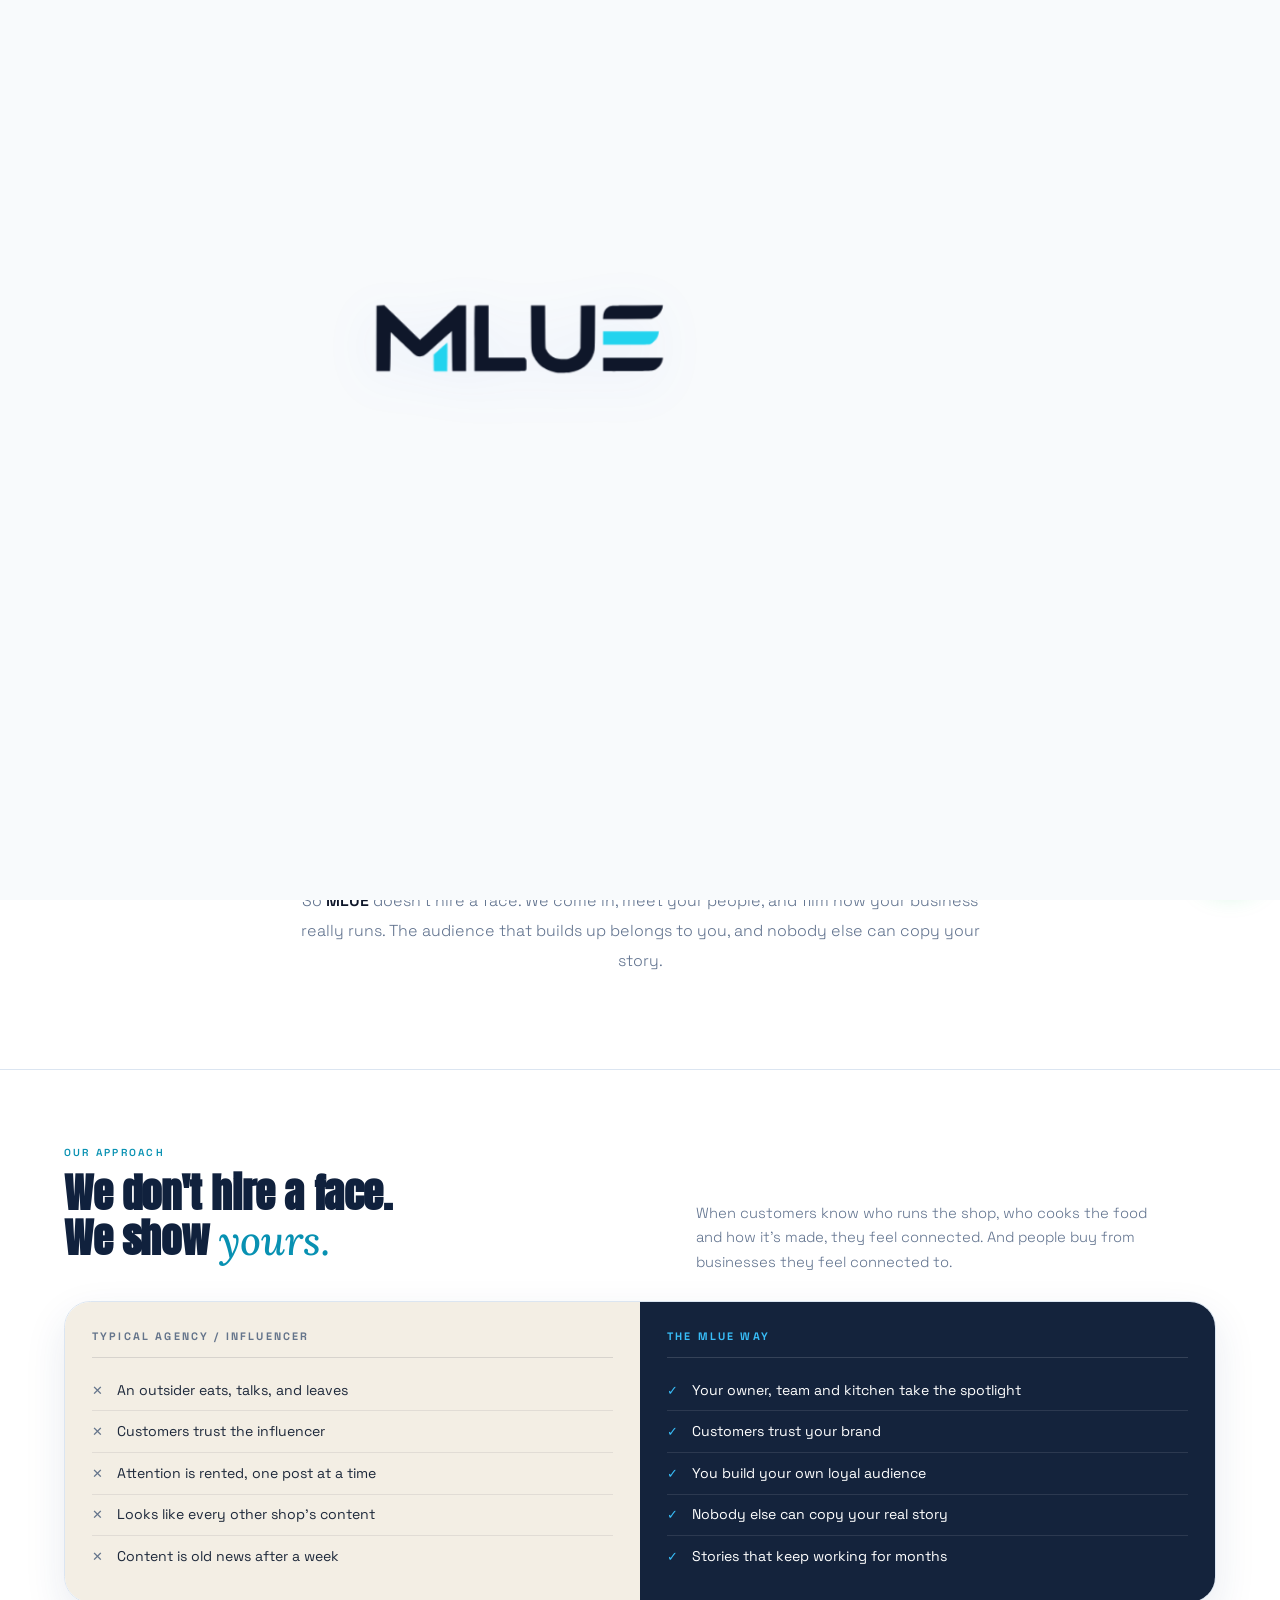
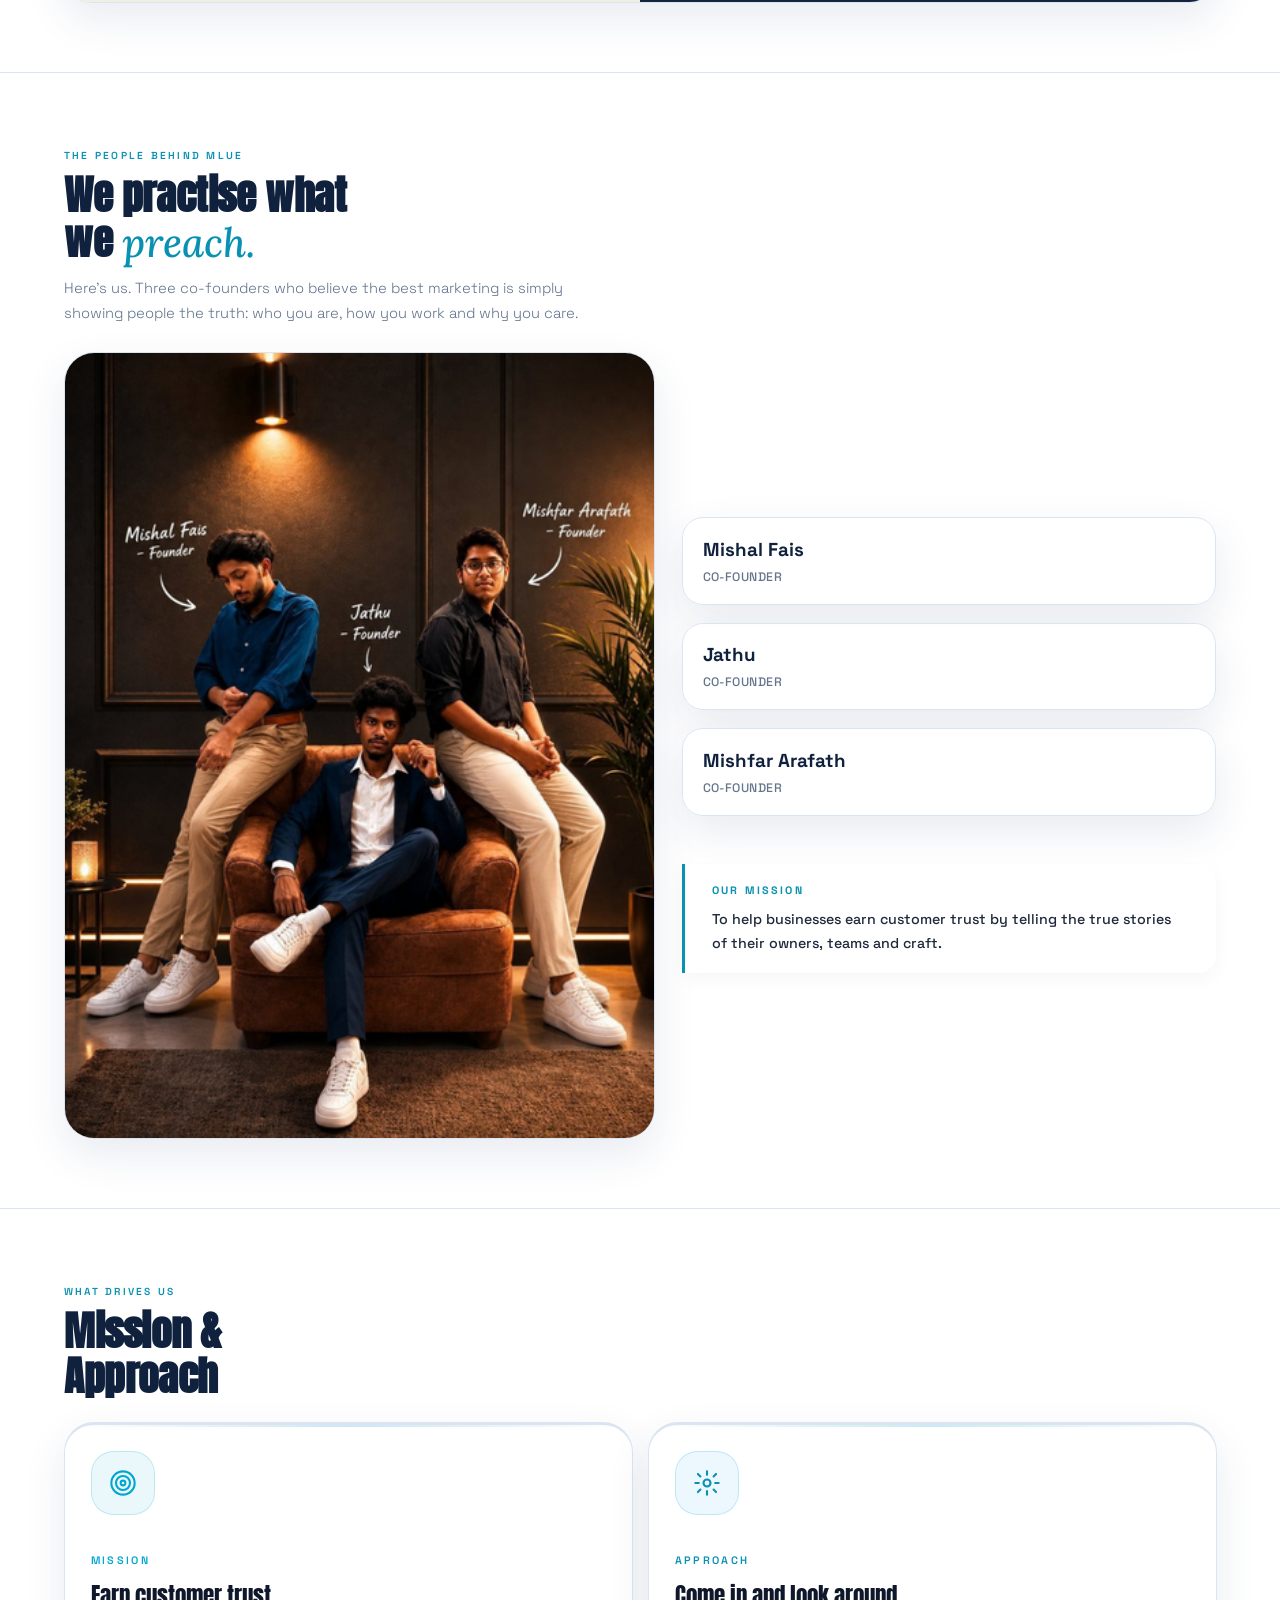
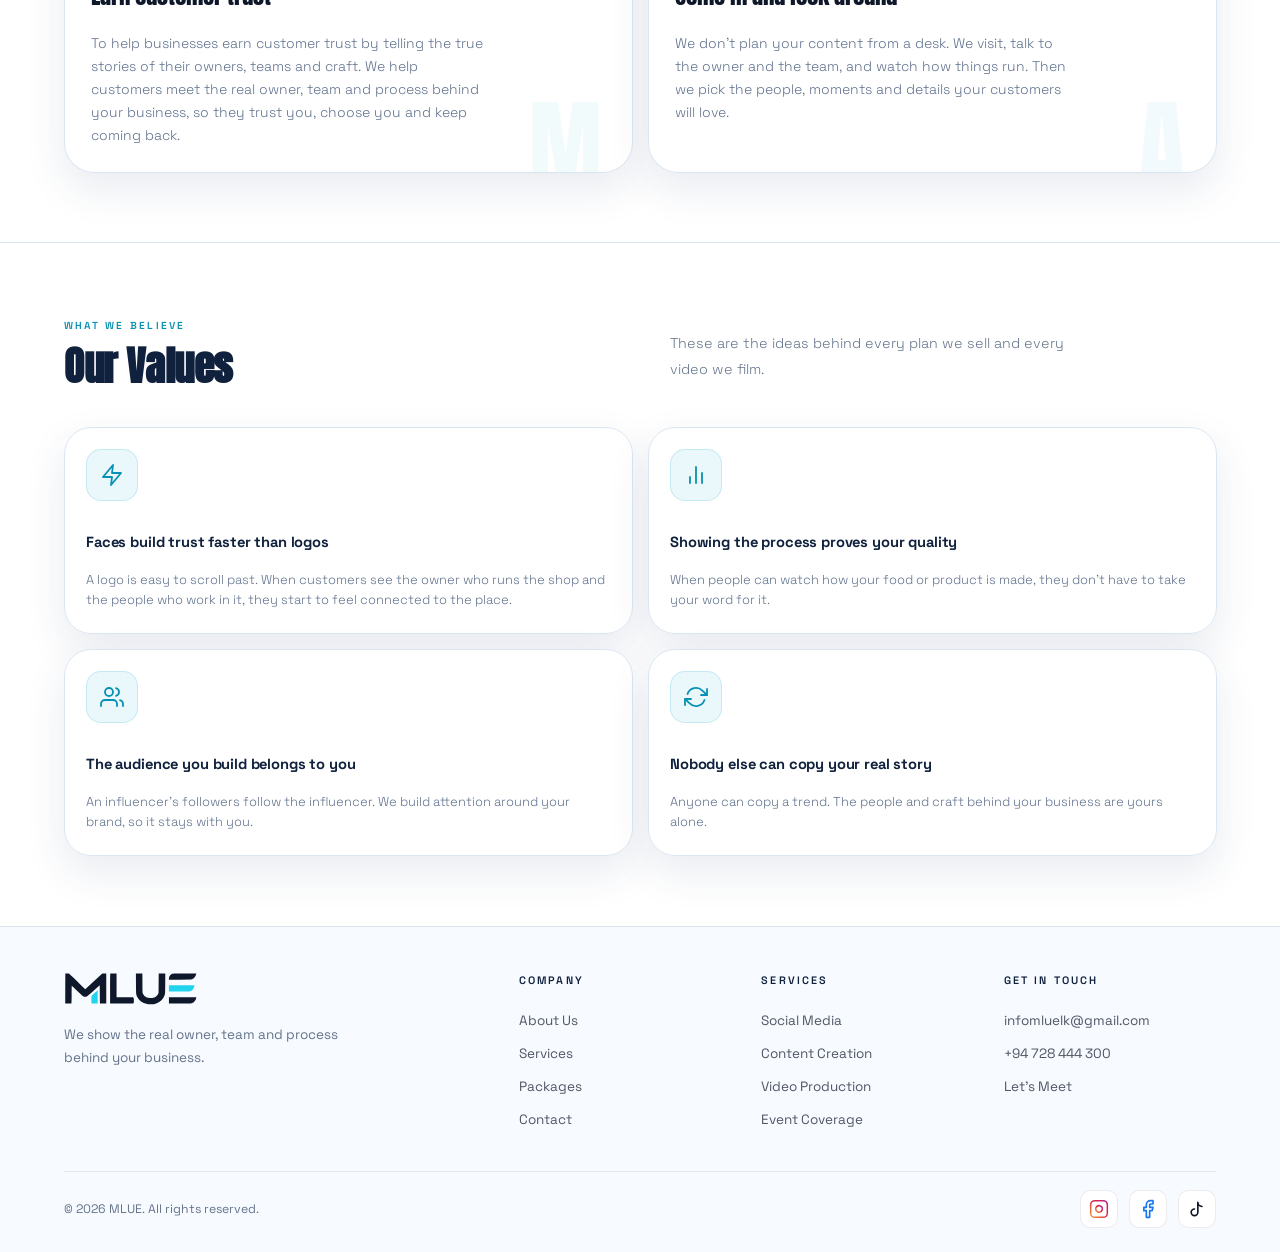
<file: about.html>
<!DOCTYPE html>
<html lang="en">
<head>
<meta charset="UTF-8">
<meta name="viewport" content="width=device-width, initial-scale=1.0">
<meta name="description" content="Meet the three founders behind MLUE and learn why we show the real owner, team and process behind every business we work with.">
<title>About | MLUE</title>
<link rel="icon" type="image/svg+xml" href="favicon.svg">
<link rel="stylesheet" href="shared.css?v=1791568788258">
<style>

/* ── ABOUT HERO (Plain White, Centered) ───────────────────── */
#hero {
  min-height: 46vh;
  display: flex;
  flex-direction: column;
  justify-content: center;
  align-items: center;
  text-align: center;
  padding: 8.5rem 5vw 4.5rem;
  background: #FFFFFF !important;
  position: relative;
  overflow: hidden;
}
.hero-grid {
  position: absolute; inset: 0;
  background-image: linear-gradient(rgba(15,23,42,0.035) 1px, transparent 1px),
    linear-gradient(90deg, rgba(15,23,42,0.035) 1px, transparent 1px);
  background-size: 60px 60px;
  mask-image: radial-gradient(ellipse 70% 70% at 50% 50%, black 20%, transparent 80%);
  z-index: 0;
  pointer-events: none;
}
#hero .hero-content {
  position: relative;
  z-index: 2;
  max-width: 860px;
  margin: 0 auto;
  text-align: center;
  display: flex;
  flex-direction: column;
  align-items: center;
}
.page-kicker {
  font-size: 0.72rem; letter-spacing: 0.22em; text-transform: uppercase;
  color: var(--cyan); font-weight: 600; margin-bottom: 1.2rem;
  display: inline-flex; align-items: center; justify-content: center; gap: 0.5rem;
  opacity: 0; animation: fadeUp 0.7s 0.2s forwards;
}
.page-title {
  font-family: 'Anton', sans-serif;
  font-size: clamp(3.6rem, 8.5vw, 7.5rem);
  line-height: 1.0;
  letter-spacing: 0.01em;
  opacity: 0; animation: fadeUp 0.8s 0.35s forwards;
  color: #0F172A;
  text-align: center;
}
.page-title .cyan { color: var(--cyan); }

/* ── STORY ────────────────────────────────────────────────── */
#story {
  padding: 9rem 5vw;
  border-top: 1px solid var(--border);
  background: var(--navy);
}
.story-inner {
  max-width: 860px; margin: 0 auto; text-align: center;
}
.story-inner .section-title {
  font-size: clamp(2.6rem, 5vw, 5.2rem);
  margin-bottom: 2rem; line-height: 1.0;
}
.story-year-badge {
  display: inline-flex; flex-direction: column; align-items: center;
  background: var(--navy-card); border: 1px solid var(--border-cyan);
  border-radius: 1.5rem; padding: 1.4rem 2.6rem; margin-bottom: 4rem;
}
.story-year-badge .yr { font-family: 'Anton', sans-serif; font-size: 3.2rem; color: var(--cyan); line-height: 1; }
.story-year-badge .yr-label { font-size: 0.72rem; letter-spacing: 0.2em; text-transform: uppercase; color: var(--grey); margin-top: 0.3rem; }
.story-body { max-width: 720px; margin: 0 auto; }
.story-body p {
  color: var(--white-dim); font-size: 1.06rem; line-height: 1.9;
  margin-bottom: 1.6rem; font-weight: 300;
}
.story-body p strong { color: var(--white); font-weight: 600; }
.story-divider {
  width: 60px; height: 2px; margin: 3rem auto;
  background: linear-gradient(90deg, var(--blue), var(--cyan));
  border-radius: 2px;
}

/* ── VISION & MISSION ─────────────────────────────────────── */
#vision-mission {
  padding: 9rem 5vw;
  border-top: 1px solid var(--border);
  background: #FFFFFF;
}
.vm-header { max-width: 600px; margin-bottom: 5rem; }
.vm-grid { display: grid; grid-template-columns: 1fr 1fr; gap: 2.5rem; }

.vm-card {
  border-radius: 2rem; padding: 4rem 3.5rem;
  position: relative; overflow: hidden;
  background: #FFFFFF;
  border: 1px solid rgba(15,23,42,0.08);
  box-shadow: 0 10px 40px rgba(15,23,42,0.06);
  transition: transform 0.4s, box-shadow 0.4s;
}
.vm-card:hover { transform: translateY(-8px); box-shadow: 0 24px 60px rgba(0,168,205,0.12); }
.vm-card.vision {
  border-top: 3px solid #00A8CD;
}
.vm-card.mission {
  border-top: 3px solid #00A8CD;
}
/* decorative corner accent */
.vm-card::before {
  content: ''; position: absolute; top: 0; left: 0; right: 0; height: 2px;
  background: linear-gradient(90deg, transparent, var(--border-blue), transparent);
  transition: background 0.4s;
}
.vm-card.vision:hover::before { background: linear-gradient(90deg, transparent, var(--blue), transparent); }
.vm-card.mission::before { background: linear-gradient(90deg, transparent, var(--border-cyan), transparent); }
.vm-card.mission:hover::before { background: linear-gradient(90deg, transparent, var(--cyan), transparent); }

/* big decorative letter */
.vm-bg-letter {
  position: absolute; bottom: -1.5rem; right: 2rem;
  font-family: 'Anton', sans-serif; font-size: 11rem; line-height: 1;
  pointer-events: none; user-select: none;
}
.vm-card.vision .vm-bg-letter { color: rgba(0,168,205,0.05); }
.vm-card.mission .vm-bg-letter { color: rgba(14,165,233,0.05); }

.vm-icon-wrap {
  width: 64px; height: 64px; border-radius: 1.5rem;
  display: flex; align-items: center; justify-content: center;
  margin-bottom: 2.5rem;
}
.vm-card.vision .vm-icon-wrap { background: rgba(0,168,205,0.08); border: 1px solid rgba(0,168,205,0.20); }
.vm-card.mission .vm-icon-wrap { background: rgba(14,165,233,0.08); border: 1px solid rgba(14,165,233,0.20); }
.vm-icon-wrap svg { width: 28px; height: 28px; }
.vm-card.vision .vm-icon-wrap svg { stroke: #00A8CD; }
.vm-card.mission .vm-icon-wrap svg { stroke: var(--cyan); }

.vm-label {
  font-size: 0.72rem; letter-spacing: 0.22em; text-transform: uppercase;
  font-weight: 600; margin-bottom: 1rem;
}
.vm-card.vision .vm-label { color: #00A8CD; }
.vm-card.mission .vm-label { color: var(--cyan); }
.vm-title { font-family: 'Anton', sans-serif; font-size: 2.2rem; line-height: 1.1; margin-bottom: 1.5rem; color: #0F172A; }
.vm-text { color: #475569; font-size: 1rem; line-height: 1.85; font-weight: 300; position: relative; z-index: 1; max-width: 400px; }

/* ── VALUES ───────────────────────────────────────────────── */
#values {
  padding: 9rem 5vw;
  border-top: 1px solid var(--border);
  background: var(--navy);
}
.values-header { display: grid; grid-template-columns: 1fr 1fr; gap: 4rem; align-items: end; margin-bottom: 5rem; }
.values-header-sub { color: var(--grey); font-size: 1rem; line-height: 1.8; font-weight: 300; max-width: 420px; align-self: center; }

.values-grid { display: grid; grid-template-columns: repeat(2, 1fr); gap: 2rem; }

.value-card {
  background: var(--navy-card); border: 1px solid var(--border-blue);
  border-radius: 1.8rem; padding: 3rem;
  transition: transform 0.35s, box-shadow 0.35s, border-color 0.35s;
  position: relative; overflow: hidden;
}
.value-card::after {
  content: ''; position: absolute; top: 0; left: 0; right: 0; bottom: 0;
  background: linear-gradient(135deg, rgba(0,168,205,0.05), rgba(34,211,238,0.03));
  opacity: 0; transition: opacity 0.35s; border-radius: inherit;
  pointer-events: none;
}
.value-card:hover { transform: translateY(-6px); border-color: var(--border-cyan); box-shadow: 0 20px 60px rgba(34,211,238,0.08); }
.value-card:hover::after { opacity: 1; }

.value-icon-wrap {
  width: 52px; height: 52px; border-radius: 1rem; margin-bottom: 2rem;
  background: rgba(0,168,205,0.08); border: 1px solid rgba(0,168,205,0.18);
  display: flex; align-items: center; justify-content: center;
  transition: background 0.3s, border-color 0.3s;
}
.value-card:hover .value-icon-wrap { background: rgba(34,211,238,0.12); border-color: var(--border-cyan); }
.value-icon-wrap svg { width: 24px; height: 24px; stroke: var(--cyan); }

.value-name { font-weight: 700; font-size: 1.2rem; margin-bottom: 1rem; letter-spacing: -0.01em; }
.value-desc { color: var(--grey); font-size: 0.92rem; line-height: 1.75; font-weight: 300; }

/* ── MOBILE ───────────────────────────────────────────────── */
@media (max-width: 900px) {
  .vm-grid, .values-grid { grid-template-columns: 1fr; }
  .values-header { grid-template-columns: 1fr; gap: 1.5rem; margin-bottom: 3rem; }
  .vm-card { padding: 3rem 2.5rem; }
  .vm-bg-letter { font-size: 7rem; }
}
@media (max-width: 600px) {
  #story, #vision-mission, #values { padding: 5rem 5vw; }
  .vm-card { padding: 2.5rem 2rem; }
  .value-card { padding: 2.5rem 2rem; }
  .story-year-badge { padding: 1rem 2rem; }
}

/* ─── THE PEOPLE BEHIND MLUE (Image 4 & 5) ───────────────────── */
#team {
  padding: 8rem 5vw;
  background: #F8FAFC;
  border-top: 1px solid var(--border);
  position: relative;
}
.team-header {
  max-width: 720px;
  margin-bottom: 4rem;
}
.team-header .section-title {
  font-size: clamp(2.6rem, 5.5vw, 5rem);
  line-height: 1.05;
  margin-bottom: 1.2rem;
}
.team-header .section-title .italic-cyan {
  color: var(--cyan);
  font-style: italic;
  font-family: 'Space Grotesk', sans-serif;
  font-weight: 700;
}
.team-grid-layout {
  display: grid;
  grid-template-columns: 1.05fr 0.95fr;
  gap: 4.5rem;
  align-items: center;
}
.team-photo-card {
  position: relative;
  border-radius: 2rem;
  overflow: hidden;
  box-shadow: 0 25px 60px rgba(15,23,42,0.12);
  border: 1px solid rgba(15,23,42,0.08);
  background: #070F1E;
}
.team-photo-card img {
  width: 100%;
  height: auto;
  display: block;
  object-fit: cover;
  transition: transform 0.6s cubic-bezier(0.16, 1, 0.3, 1);
}
.team-photo-card:hover img {
  transform: scale(1.02);
}
.founders-cards-list {
  display: flex;
  flex-direction: column;
  gap: 1.2rem;
}
.founder-card {
  background: #FFFFFF;
  border: 1px solid rgba(15,23,42,0.08);
  border-radius: 1.4rem;
  padding: 1.5rem 2rem;
  box-shadow: 0 6px 20px rgba(15,23,42,0.04);
  transition: all 0.3s;
}
.founder-card:hover {
  transform: translateY(-4px);
  border-color: rgba(0,168,205,0.3);
  box-shadow: 0 14px 36px rgba(0,168,205,0.10);
}
.founder-card h3 {
  font-size: 1.25rem;
  font-weight: 700;
  color: #0F172A;
  margin-bottom: 0.2rem;
}
.founder-card .founder-role {
  font-size: 0.82rem;
  color: #64748B;
  font-weight: 500;
  letter-spacing: 0.04em;
  text-transform: uppercase;
}
.mission-callout {
  margin-top: 2rem;
  border-left: 3.5px solid var(--cyan);
  padding: 1.2rem 1.8rem;
  background: #FFFFFF;
  border-radius: 0 1.2rem 1.2rem 0;
  box-shadow: 0 6px 20px rgba(15,23,42,0.04);
}
.mission-callout .mc-label {
  font-size: 0.72rem;
  font-weight: 700;
  letter-spacing: 0.2em;
  text-transform: uppercase;
  color: var(--cyan);
  margin-bottom: 0.5rem;
}
.mission-callout .mc-text {
  font-size: 1.05rem;
  line-height: 1.7;
  color: #1E293B;
  font-weight: 500;
}

@media (max-width: 960px) {
  .team-grid-layout { grid-template-columns: 1fr; gap: 3rem; }
}


/* ─── ABOUT REAL STATISTICS (Clean, Plain White, Centered) ─── */
#about-stats {
  padding: 7rem 5vw;
  background: #FFFFFF !important;
  border-top: 1px solid var(--border);
}
.about-stats-inner {
  max-width: 1100px;
  margin: 0 auto;
  text-align: center;
}
.about-stats-grid-clean {
  display: grid;
  grid-template-columns: repeat(4, 1fr);
  gap: 1.8rem;
  margin-top: 3.5rem;
}
.stat-card-clean {
  background: #FFFFFF;
  border: 1px solid rgba(15,23,42,0.08);
  border-radius: 1.6rem;
  padding: 2.8rem 1.8rem;
  box-shadow: 0 8px 30px rgba(15,23,42,0.04);
  text-align: center;
  transition: all 0.35s cubic-bezier(0.16, 1, 0.3, 1);
}
.stat-card-clean:hover {
  transform: translateY(-8px);
  border-color: rgba(0,168,205,0.35);
  box-shadow: 0 20px 48px rgba(0,168,205,0.12);
}
.stat-card-clean .s-clean-num {
  font-family: 'Anton', sans-serif;
  font-size: clamp(2.8rem, 4.2vw, 3.8rem);
  line-height: 1;
  color: #00A8CD;
  margin-bottom: 0.8rem;
}
.stat-card-clean .s-clean-label {
  font-size: 0.88rem;
  color: #64748B;
  line-height: 1.55;
  font-weight: 500;
}
@media (max-width: 900px) {
  .about-stats-grid-clean { grid-template-columns: repeat(2, 1fr); }
}
@media (max-width: 520px) {
  .about-stats-grid-clean { grid-template-columns: 1fr; gap: 1.2rem; }
}

</style>
<link rel="stylesheet" href="refresh.css?v=1">
<link rel="stylesheet" href="deck.css?v=2">
<link rel="stylesheet" href="motion.css?v=2">
<link rel="stylesheet" href="compact.css?v=2">
</head>
<body>
<!-- MLUE INTRO LOADER -->
<div id="mlue-loader">
  <div class="loader-stage" id="loaderStage">
    <svg class="loader-logo" id="loaderSvg" xmlns="http://www.w3.org/2000/svg" viewBox="88 468 634 162" style="width:min(340px,32vw);height:auto;display:block;overflow:visible;">
      <path class="from-left"  fill="#0F172A" d="M 483.695312 620.753906 C 461.484375 616.179688 445.511719 604.699219 437.359375 587.480469 C 431.121094 574.417969 431.285156 576.332031 430.953125 522.84375 L 430.703125 474.761719 L 461.484375 474.761719 L 461.734375 520.761719 C 461.980469 564.105469 462.148438 566.933594 463.644531 570.675781 C 467.304688 579.578125 474.460938 586.398438 483.363281 589.5625 C 490.683594 592.140625 506.65625 592.804688 513.5625 590.808594 C 525.207031 587.480469 532.113281 582.070312 536.355469 573.007812 L 538.519531 568.347656 L 538.933594 521.757812 L 539.347656 475.171875 L 554.988281 474.921875 L 570.628906 474.757812 L 570.382812 522.757812 C 570.050781 569.675781 570.050781 571.003906 568.21875 576.914062 C 561.644531 598.625 547.503906 612.1875 524.292969 619.171875 C 517.808594 621.085938 515.144531 621.417969 503.164062 621.667969 C 493.597656 621.835938 487.6875 621.585938 483.699219 620.753906 Z"/>
      <path class="from-left"  fill="#0F172A" d="M 108.175781 618.011719 L 93.867188 617.84375 L 94.03125 546.46875 L 94.28125 475.175781 L 102.683594 474.925781 L 111.003906 474.679688 L 126.808594 489.902344 C 135.460938 498.21875 152.933594 515.109375 165.574219 527.421875 L 188.703125 549.796875 L 190.949219 547.964844 C 192.277344 546.96875 201.84375 538.230469 212.410156 528.5 C 222.890625 518.765625 240.359375 502.628906 251.09375 492.726562 L 270.644531 474.761719 L 289.363281 474.761719 L 289.363281 617.84375 L 274.804688 617.84375 C 266.820312 617.84375 259.996094 617.925781 259.664062 618.09375 C 259.25 618.175781 258.832031 598.542969 258.582031 574.417969 L 258.167969 530.660156 L 240.699219 546.46875 C 206.59375 577.414062 199.9375 583.15625 196.609375 584.652344 C 192.199219 586.648438 185.128906 586.648438 180.554688 584.570312 C 178.222656 583.492188 168.742188 574.921875 151.355469 557.949219 C 137.210938 544.222656 125.398438 532.992188 125.148438 532.992188 C 124.902344 532.992188 124.570312 552.125 124.484375 575.585938 C 124.316406 603.203125 123.902344 618.175781 123.402344 618.175781 C 122.988281 618.257812 116.082031 618.175781 108.179688 618.011719 Z"/>
      <path class="from-left"  fill="#0F172A" d="M 307.996094 617.929688 C 307.832031 617.761719 307.664062 585.902344 307.664062 547.132812 C 307.664062 493.480469 307.910156 476.507812 308.664062 475.757812 C 309.328125 475.09375 313.988281 474.761719 324.050781 474.761719 L 338.445312 474.761719 L 338.445312 588.730469 L 416.726562 588.730469 L 418.722656 590.808594 C 420.71875 592.71875 420.800781 593.21875 420.800781 603.953125 C 420.800781 613.601562 420.632812 615.265625 419.300781 616.429688 C 417.972656 617.597656 412.066406 617.761719 363.066406 618.011719 C 332.953125 618.175781 308.160156 618.09375 307.992188 617.929688 Z"/>
      <path class="from-right" fill="#0F172A" d="M 588.347656 617.929688 C 588.179688 617.761719 588.015625 611.109375 588.015625 603.121094 L 588.015625 588.730469 L 718.371094 588.730469 L 717.625 593.054688 C 716.125 601.042969 711.300781 608.445312 704.644531 612.855469 C 697.160156 617.847656 697.324219 617.761719 640.589844 618.015625 C 612.054688 618.179688 588.511719 618.097656 588.347656 617.933594 Z"/>
      <path class="from-right" fill="#0F172A" d="M 588.179688 498.300781 C 588.761719 488.320312 593.585938 481 602.15625 476.925781 C 605.820312 475.179688 606.898438 475.179688 661.972656 474.925781 L 718.042969 474.679688 L 717.542969 478.507812 C 716.210938 487.824219 707.476562 498.558594 697.992188 502.382812 L 693.25 504.292969 L 640.507812 504.542969 L 587.765625 504.789062 Z"/>
      <path class="from-left"  fill="#22D3EE" d="M 219.234375 618.175781 C 218.902344 617.84375 218.652344 609.609375 218.652344 599.957031 L 218.652344 582.324219 L 227.136719 574.503906 C 241.863281 560.859375 247.101562 556.285156 248.101562 556.285156 C 248.765625 556.285156 248.933594 564.601562 248.601562 587.230469 L 248.1875 618.261719 L 233.960938 618.511719 C 226.222656 618.589844 219.570312 618.429688 219.238281 618.175781 Z"/>
      <path class="from-right" fill="#22D3EE" d="M 588.015625 545.882812 L 588.015625 531.328125 L 709.636719 531.328125 L 709.058594 535.320312 C 708.808594 537.484375 707.644531 541.226562 706.480469 543.722656 C 703.816406 549.546875 695.332031 557.949219 690.503906 559.445312 C 687.925781 560.195312 674.699219 560.445312 637.511719 560.445312 L 588.015625 560.445312 Z"/>
    </svg>
    <div class="loader-tagline">Creative Social Media Agency</div>
  </div>
</div>

<!-- NAV -->
<nav id="main-nav">
  <a href="index.html" class="nav-logo">
    <div class="logo-svg-wrap">
      <svg style="color:#0f172a;" xmlns="http://www.w3.org/2000/svg" viewBox="88 468 634 162" preserveAspectRatio="xMidYMid meet">
        <path fill="currentColor" d="M 483.695312 620.753906 C 461.484375 616.179688 445.511719 604.699219 437.359375 587.480469 C 431.121094 574.417969 431.285156 576.332031 430.953125 522.84375 L 430.703125 474.761719 L 461.484375 474.761719 L 461.734375 520.761719 C 461.980469 564.105469 462.148438 566.933594 463.644531 570.675781 C 467.304688 579.578125 474.460938 586.398438 483.363281 589.5625 C 490.683594 592.140625 506.65625 592.804688 513.5625 590.808594 C 525.207031 587.480469 532.113281 582.070312 536.355469 573.007812 L 538.519531 568.347656 L 538.933594 521.757812 L 539.347656 475.171875 L 554.988281 474.921875 L 570.628906 474.757812 L 570.382812 522.757812 C 570.050781 569.675781 570.050781 571.003906 568.21875 576.914062 C 561.644531 598.625 547.503906 612.1875 524.292969 619.171875 C 517.808594 621.085938 515.144531 621.417969 503.164062 621.667969 C 493.597656 621.835938 487.6875 621.585938 483.699219 620.753906 Z"/>
        <path fill="currentColor" d="M 108.175781 618.011719 L 93.867188 617.84375 L 94.03125 546.46875 L 94.28125 475.175781 L 102.683594 474.925781 L 111.003906 474.679688 L 126.808594 489.902344 C 135.460938 498.21875 152.933594 515.109375 165.574219 527.421875 L 188.703125 549.796875 L 190.949219 547.964844 C 192.277344 546.96875 201.84375 538.230469 212.410156 528.5 C 222.890625 518.765625 240.359375 502.628906 251.09375 492.726562 L 270.644531 474.761719 L 289.363281 474.761719 L 289.363281 617.84375 L 274.804688 617.84375 C 266.820312 617.84375 259.996094 617.925781 259.664062 618.09375 C 259.25 618.175781 258.832031 598.542969 258.582031 574.417969 L 258.167969 530.660156 L 240.699219 546.46875 C 206.59375 577.414062 199.9375 583.15625 196.609375 584.652344 C 192.199219 586.648438 185.128906 586.648438 180.554688 584.570312 C 178.222656 583.492188 168.742188 574.921875 151.355469 557.949219 C 137.210938 544.222656 125.398438 532.992188 125.148438 532.992188 C 124.902344 532.992188 124.570312 552.125 124.484375 575.585938 C 124.316406 603.203125 123.902344 618.175781 123.402344 618.175781 C 122.988281 618.257812 116.082031 618.175781 108.179688 618.011719 Z"/>
        <path fill="currentColor" d="M 307.996094 617.929688 C 307.832031 617.761719 307.664062 585.902344 307.664062 547.132812 C 307.664062 493.480469 307.910156 476.507812 308.664062 475.757812 C 309.328125 475.09375 313.988281 474.761719 324.050781 474.761719 L 338.445312 474.761719 L 338.445312 588.730469 L 416.726562 588.730469 L 418.722656 590.808594 C 420.71875 592.71875 420.800781 593.21875 420.800781 603.953125 C 420.800781 613.601562 420.632812 615.265625 419.300781 616.429688 C 417.972656 617.597656 412.066406 617.761719 363.066406 618.011719 C 332.953125 618.175781 308.160156 618.09375 307.992188 617.929688 Z"/>
        <path fill="currentColor" d="M 588.347656 617.929688 C 588.179688 617.761719 588.015625 611.109375 588.015625 603.121094 L 588.015625 588.730469 L 718.371094 588.730469 L 717.625 593.054688 C 716.125 601.042969 711.300781 608.445312 704.644531 612.855469 C 697.160156 617.847656 697.324219 617.761719 640.589844 618.015625 C 612.054688 618.179688 588.511719 618.097656 588.347656 617.933594 Z"/>
        <path fill="currentColor" d="M 588.179688 498.300781 C 588.761719 488.320312 593.585938 481 602.15625 476.925781 C 605.820312 475.179688 606.898438 475.179688 661.972656 474.925781 L 718.042969 474.679688 L 717.542969 478.507812 C 716.210938 487.824219 707.476562 498.558594 697.992188 502.382812 L 693.25 504.292969 L 640.507812 504.542969 L 587.765625 504.789062 Z"/>
        <path fill="#22D3EE" d="M 219.234375 618.175781 C 218.902344 617.84375 218.652344 609.609375 218.652344 599.957031 L 218.652344 582.324219 L 227.136719 574.503906 C 241.863281 560.859375 247.101562 556.285156 248.101562 556.285156 C 248.765625 556.285156 248.933594 564.601562 248.601562 587.230469 L 248.1875 618.261719 L 233.960938 618.511719 C 226.222656 618.589844 219.570312 618.429688 219.238281 618.175781 Z"/>
        <path fill="#22D3EE" d="M 588.015625 545.882812 L 588.015625 531.328125 L 709.636719 531.328125 L 709.058594 535.320312 C 708.808594 537.484375 707.644531 541.226562 706.480469 543.722656 C 703.816406 549.546875 695.332031 557.949219 690.503906 559.445312 C 687.925781 560.195312 674.699219 560.445312 637.511719 560.445312 L 588.015625 560.445312 Z"/>
      </svg>
    </div>
  </a>
  <ul class="nav-links">
    <li><a href="index.html">Home</a></li>
    <li><a href="about.html" class="active">About</a></li>
    <li><a href="services.html">Services</a></li>
    <li><a href="work.html">Packages</a></li>
    <li><a href="contact.html" class="nav-cta">Contact Us →</a></li>
  </ul>
  <div class="nav-actions">
    <button class="nav-burger" aria-label="Open menu" onclick="toggleMenu()">☰</button>
  </div>
</nav>

<!-- HERO -->
<section id="hero">
  <div class="hero-grid"></div>
  <div class="hero-content">
    <p class="page-kicker">Who We Are</p>
    <h1 class="page-title">
      ABOUT<br><span class="cyan">MLUE</span>
    </h1>
  </div>
</section>

<!-- STORY -->
<section id="story">
  <div class="story-inner">
    <div class="story-year-badge reveal">
      <span class="yr">2026</span>
      <span class="yr-label">Founded in Sri Lanka</span>
    </div>
    <p class="section-label reveal">Our Story</p>
    <h2 class="section-title reveal reveal-delay-1">
      People don't trust ads.<br><span class="italic-accent">They trust people.</span>
    </h2>
    <div class="story-divider reveal reveal-delay-2"></div>
    <div class="story-body reveal reveal-delay-2">
      <p>Most brand content looks the same. An influencer takes a bite, says "so good!", and moves on to the next shop. Customers have seen it a hundred times, and they know it was paid for.</p>
      <p>Meanwhile the care, the skill and the people who make a business special rarely reach the screen. That's the part customers would actually like to see.</p>
      <p>So <strong>MLUE</strong> doesn't hire a face. We come in, meet your people, and film how your business really runs. The audience that builds up belongs to you, and nobody else can copy your story.</p>
    </div>
  </div>
</section>


<!-- OUR APPROACH -->
<section id="approach">
  <div class="approach-top">
    <div>
      <p class="section-label reveal">Our Approach</p>
      <h2 class="section-title reveal reveal-delay-1">We don't hire a face.<br>We show <span class="italic-accent">yours.</span></h2>
    </div>
    <p class="section-sub reveal reveal-delay-2">When customers know who runs the shop, who cooks the food and how it's made, they feel connected. And people buy from businesses they feel connected to.</p>
  </div>
  <div class="versus reveal">
    <div class="versus-col them">
      <div class="versus-label">Typical agency / influencer</div>
      <ul>
        <li>An outsider eats, talks, and leaves</li>
        <li>Customers trust the influencer</li>
        <li>Attention is rented, one post at a time</li>
        <li>Looks like every other shop's content</li>
        <li>Content is old news after a week</li>
      </ul>
    </div>
    <div class="versus-col us">
      <div class="versus-label">The MLUE way</div>
      <ul>
        <li>Your owner, team and kitchen take the spotlight</li>
        <li>Customers trust your brand</li>
        <li>You build your own loyal audience</li>
        <li>Nobody else can copy your real story</li>
        <li>Stories that keep working for months</li>
      </ul>
    </div>
  </div>
</section>

<!-- THE PEOPLE BEHIND MLUE -->
<section id="team">
  <div class="team-header reveal">
    <p class="section-label">The People Behind MLUE</p>
    <h2 class="section-title">We practise what<br>we <span class="italic-accent">preach.</span></h2>
    <p class="section-sub">Here's us. Three co-founders who believe the best marketing is simply showing people the truth: who you are, how you work and why you care.</p>
  </div>

  <div class="team-grid-layout">
    <div class="team-photo-card reveal">
      <img src="founder-updated.png" alt="Mishal Fais, Jathu and Mishfar Arafath, the co-founders of MLUE">
    </div>

    <div class="founders-cards-list reveal reveal-delay-1">
      <div class="founder-card">
        <h3>Mishal Fais</h3>
        <p class="founder-role">Co-Founder</p>
      </div>
      <div class="founder-card">
        <h3>Jathu</h3>
        <p class="founder-role">Co-Founder</p>
      </div>
      <div class="founder-card">
        <h3>Mishfar Arafath</h3>
        <p class="founder-role">Co-Founder</p>
      </div>

      <div class="mission-callout">
        <div class="mc-label">Our Mission</div>
        <p class="mc-text">To help businesses earn customer trust by telling the true stories of their owners, teams and craft.</p>
      </div>
    </div>
  </div>
</section>


<!-- MISSION & APPROACH -->
<section id="vision-mission">
  <div class="vm-header">
    <p class="section-label reveal">What Drives Us</p>
    <h2 class="section-title reveal reveal-delay-1">Mission &amp;<br>Approach</h2>
  </div>
  <div class="vm-grid">
    <div class="vm-card vision reveal">
      <div class="vm-bg-letter">M</div>
      <div class="vm-icon-wrap">
        <svg xmlns="http://www.w3.org/2000/svg" fill="none" stroke-width="1.8" stroke-linecap="round" stroke-linejoin="round" viewBox="0 0 24 24">
          <circle cx="12" cy="12" r="10"/><circle cx="12" cy="12" r="6"/><circle cx="12" cy="12" r="2"/>
        </svg>
      </div>
      <div class="vm-label">Mission</div>
      <div class="vm-title">Earn customer trust</div>
      <p class="vm-text">To help businesses earn customer trust by telling the true stories of their owners, teams and craft. We help customers meet the real owner, team and process behind your business, so they trust you, choose you and keep coming back.</p>
    </div>
    <div class="vm-card mission reveal reveal-delay-1">
      <div class="vm-bg-letter">A</div>
      <div class="vm-icon-wrap">
        <svg xmlns="http://www.w3.org/2000/svg" fill="none" stroke-width="1.8" stroke-linecap="round" stroke-linejoin="round" viewBox="0 0 24 24">
          <circle cx="12" cy="12" r="3"/><path d="M12 2v3M12 19v3M4.22 4.22l2.12 2.12M17.66 17.66l2.12 2.12M2 12h3M19 12h3M4.22 19.78l2.12-2.12M17.66 6.34l2.12-2.12"/>
        </svg>
      </div>
      <div class="vm-label">Approach</div>
      <div class="vm-title">Come in and look around</div>
      <p class="vm-text">We don't plan your content from a desk. We visit, talk to the owner and the team, and watch how things run. Then we pick the people, moments and details your customers will love.</p>
    </div>
  </div>
</section>

<!-- VALUES -->
<section id="values">
  <div class="values-header">
    <div>
      <p class="section-label reveal">What We Believe</p>
      <h2 class="section-title reveal reveal-delay-1">Our Values</h2>
    </div>
    <p class="values-header-sub reveal reveal-delay-2">These are the ideas behind every plan we sell and every video we film.</p>
  </div>
  <div class="values-grid">
    <div class="value-card reveal">
      <div class="value-icon-wrap">
        <svg xmlns="http://www.w3.org/2000/svg" fill="none" stroke-width="1.8" stroke-linecap="round" stroke-linejoin="round" viewBox="0 0 24 24">
          <path d="M13 2L3 14h9l-1 8 10-12h-9l1-8z"/>
        </svg>
      </div>
      <div class="value-name">Faces build trust faster than logos</div>
      <div class="value-desc">A logo is easy to scroll past. When customers see the owner who runs the shop and the people who work in it, they start to feel connected to the place.</div>
    </div>
    <div class="value-card reveal">
      <div class="value-icon-wrap">
        <svg xmlns="http://www.w3.org/2000/svg" fill="none" stroke-width="1.8" stroke-linecap="round" stroke-linejoin="round" viewBox="0 0 24 24">
          <line x1="18" y1="20" x2="18" y2="10"/><line x1="12" y1="20" x2="12" y2="4"/><line x1="6" y1="20" x2="6" y2="14"/>
        </svg>
      </div>
      <div class="value-name">Showing the process proves your quality</div>
      <div class="value-desc">When people can watch how your food or product is made, they don't have to take your word for it.</div>
    </div>
    <div class="value-card reveal">
      <div class="value-icon-wrap">
        <svg xmlns="http://www.w3.org/2000/svg" fill="none" stroke-width="1.8" stroke-linecap="round" stroke-linejoin="round" viewBox="0 0 24 24">
          <path d="M17 21v-2a4 4 0 0 0-4-4H5a4 4 0 0 0-4 4v2"/><circle cx="9" cy="7" r="4"/><path d="M23 21v-2a4 4 0 0 0-3-3.87"/><path d="M16 3.13a4 4 0 0 1 0 7.75"/>
        </svg>
      </div>
      <div class="value-name">The audience you build belongs to you</div>
      <div class="value-desc">An influencer's followers follow the influencer. We build attention around your brand, so it stays with you.</div>
    </div>
    <div class="value-card reveal">
      <div class="value-icon-wrap">
        <svg xmlns="http://www.w3.org/2000/svg" fill="none" stroke-width="1.8" stroke-linecap="round" stroke-linejoin="round" viewBox="0 0 24 24">
          <polyline points="23 4 23 10 17 10"/><polyline points="1 20 1 14 7 14"/>
          <path d="M3.51 9a9 9 0 0 1 14.85-3.36L23 10M1 14l4.64 4.36A9 9 0 0 0 20.49 15"/>
        </svg>
      </div>
      <div class="value-name">Nobody else can copy your real story</div>
      <div class="value-desc">Anyone can copy a trend. The people and craft behind your business are yours alone.</div>
    </div>
  </div>
</section>

<!-- FOOTER -->
<footer>
  <div class="footer-grid">
    <div class="footer-brand">
      <div class="logo-svg-wrap" style="height:36px;">
        <svg style="color:#0f172a;" xmlns="http://www.w3.org/2000/svg" viewBox="88 468 634 162">
          <path fill="currentColor" d="M 483.695312 620.753906 C 461.484375 616.179688 445.511719 604.699219 437.359375 587.480469 C 431.121094 574.417969 431.285156 576.332031 430.953125 522.84375 L 430.703125 474.761719 L 461.484375 474.761719 L 461.734375 520.761719 C 461.980469 564.105469 462.148438 566.933594 463.644531 570.675781 C 467.304688 579.578125 474.460938 586.398438 483.363281 589.5625 C 490.683594 592.140625 506.65625 592.804688 513.5625 590.808594 C 525.207031 587.480469 532.113281 582.070312 536.355469 573.007812 L 538.519531 568.347656 L 538.933594 521.757812 L 539.347656 475.171875 L 554.988281 474.921875 L 570.628906 474.757812 L 570.382812 522.757812 C 570.050781 569.675781 570.050781 571.003906 568.21875 576.914062 C 561.644531 598.625 547.503906 612.1875 524.292969 619.171875 C 517.808594 621.085938 515.144531 621.417969 503.164062 621.667969 C 493.597656 621.835938 487.6875 621.585938 483.699219 620.753906 Z"/>
          <path fill="currentColor" d="M 108.175781 618.011719 L 93.867188 617.84375 L 94.03125 546.46875 L 94.28125 475.175781 L 102.683594 474.925781 L 111.003906 474.679688 L 126.808594 489.902344 C 135.460938 498.21875 152.933594 515.109375 165.574219 527.421875 L 188.703125 549.796875 L 190.949219 547.964844 C 192.277344 546.96875 201.84375 538.230469 212.410156 528.5 C 222.890625 518.765625 240.359375 502.628906 251.09375 492.726562 L 270.644531 474.761719 L 289.363281 474.761719 L 289.363281 617.84375 L 274.804688 617.84375 C 266.820312 617.84375 259.996094 617.925781 259.664062 618.09375 C 259.25 618.175781 258.832031 598.542969 258.582031 574.417969 L 258.167969 530.660156 L 240.699219 546.46875 C 206.59375 577.414062 199.9375 583.15625 196.609375 584.652344 C 192.199219 586.648438 185.128906 586.648438 180.554688 584.570312 C 178.222656 583.492188 168.742188 574.921875 151.355469 557.949219 C 137.210938 544.222656 125.398438 532.992188 125.148438 532.992188 C 124.902344 532.992188 124.570312 552.125 124.484375 575.585938 C 124.316406 603.203125 123.902344 618.175781 123.402344 618.175781 C 122.988281 618.257812 116.082031 618.175781 108.179688 618.011719 Z"/>
          <path fill="currentColor" d="M 307.996094 617.929688 C 307.832031 617.761719 307.664062 585.902344 307.664062 547.132812 C 307.664062 493.480469 307.910156 476.507812 308.664062 475.757812 C 309.328125 475.09375 313.988281 474.761719 324.050781 474.761719 L 338.445312 474.761719 L 338.445312 588.730469 L 416.726562 588.730469 L 418.722656 590.808594 C 420.71875 592.71875 420.800781 593.21875 420.800781 603.953125 C 420.800781 613.601562 420.632812 615.265625 419.300781 616.429688 C 417.972656 617.597656 412.066406 617.761719 363.066406 618.011719 C 332.953125 618.175781 308.160156 618.09375 307.992188 617.929688 Z"/>
          <path fill="currentColor" d="M 588.347656 617.929688 C 588.179688 617.761719 588.015625 611.109375 588.015625 603.121094 L 588.015625 588.730469 L 718.371094 588.730469 L 717.625 593.054688 C 716.125 601.042969 711.300781 608.445312 704.644531 612.855469 C 697.160156 617.847656 697.324219 617.761719 640.589844 618.015625 C 612.054688 618.179688 588.511719 618.097656 588.347656 617.933594 Z"/>
          <path fill="currentColor" d="M 588.179688 498.300781 C 588.761719 488.320312 593.585938 481 602.15625 476.925781 C 605.820312 475.179688 606.898438 475.179688 661.972656 474.925781 L 718.042969 474.679688 L 717.542969 478.507812 C 716.210938 487.824219 707.476562 498.558594 697.992188 502.382812 L 693.25 504.292969 L 640.507812 504.542969 L 587.765625 504.789062 Z"/>
          <path fill="#22D3EE" d="M 219.234375 618.175781 C 218.902344 617.84375 218.652344 609.609375 218.652344 599.957031 L 218.652344 582.324219 L 227.136719 574.503906 C 241.863281 560.859375 247.101562 556.285156 248.101562 556.285156 C 248.765625 556.285156 248.933594 564.601562 248.601562 587.230469 L 248.1875 618.261719 L 233.960938 618.511719 C 226.222656 618.589844 219.570312 618.429688 219.238281 618.175781 Z"/>
          <path fill="#22D3EE" d="M 588.015625 545.882812 L 588.015625 531.328125 L 709.636719 531.328125 L 709.058594 535.320312 C 708.808594 537.484375 707.644531 541.226562 706.480469 543.722656 C 703.816406 549.546875 695.332031 557.949219 690.503906 559.445312 C 687.925781 560.195312 674.699219 560.445312 637.511719 560.445312 L 588.015625 560.445312 Z"/>
        </svg>
      </div>
      <p>We show the real owner, team and process behind your business.</p>
    </div>
    <div class="footer-col">
      <h4>Company</h4>
      <a href="about.html">About Us</a>
      <a href="services.html">Services</a>
      <a href="work.html">Packages</a>
      <a href="contact.html">Contact</a>
    </div>
    <div class="footer-col">
      <h4>Services</h4>
      <a href="services.html">Social Media</a>
      <a href="services.html">Content Creation</a>
      <a href="services.html">Video Production</a>
      <a href="services.html">Event Coverage</a>
    </div>
    <div class="footer-col">
      <h4>Get in Touch</h4>
      <a href="mailto:infomluelk@gmail.com">infomluelk@gmail.com</a>
      <a href="tel:+94728444300">+94 728 444 300</a>
      <a href="contact.html">Let's Meet</a>
    </div>
  </div>
  <div class="footer-bottom">
    <div class="footer-copy">© 2026 MLUE. All rights reserved.</div>
    <div class="footer-social">
      <a href="https://www.instagram.com/mluelk?srtk=MWZrNHBvNHNieWljeQ%3D%3D&amp;utm_source=qr" target="_blank" rel="noopener noreferrer" aria-label="Instagram">
        <svg width="20" height="20" viewBox="0 0 24 24" fill="none" stroke="url(#ig-grad)" stroke-width="1.8" stroke-linecap="round" stroke-linejoin="round">
          <defs><linearGradient id="ig-grad" x1="0%" y1="100%" x2="100%" y2="0%"><stop offset="0%" stop-color="#f09433"/><stop offset="25%" stop-color="#e6683c"/><stop offset="50%" stop-color="#dc2743"/><stop offset="75%" stop-color="#cc2366"/><stop offset="100%" stop-color="#bc1888"/></linearGradient></defs>
          <rect x="2" y="2" width="20" height="20" rx="5" ry="5"/><path d="M16 11.37A4 4 0 1 1 12.63 8 4 4 0 0 1 16 11.37z"/><line x1="17.5" y1="6.5" x2="17.51" y2="6.5"/>
        </svg>
      </a>
      <a href="https://www.facebook.com/share/1C7NvD5EyV/?mibextid=wwXIfr" target="_blank" rel="noopener noreferrer" aria-label="Facebook">
        <svg width="20" height="20" viewBox="0 0 24 24" fill="none" stroke="#1877F2" stroke-width="2" stroke-linecap="round" stroke-linejoin="round">
          <path d="M18 2h-3a5 5 0 0 0-5 5v3H7v4h3v8h4v-8h3l1-4h-4V7a1 1 0 0 1 1-1h3z"/>
        </svg>
      </a>
      <a href="https://www.tiktok.com/@mlue.lk?_r=1&amp;_t=ZS-9APvXCyV6C0" target="_blank" rel="noopener noreferrer" aria-label="TikTok">
        <svg width="20" height="20" viewBox="0 0 24 24" fill="none" stroke="#0F172A" stroke-width="2" stroke-linecap="round" stroke-linejoin="round">
          <path d="M9 12a4 4 0 1 0 4 4V4a5 5 0 0 0 5 5"/>
        </svg>
      </a>
    </div>
  </div>
</footer>

<script src="motion.js" defer></script>

<script src="loader.js"></script>
</body>
</html>
</file>
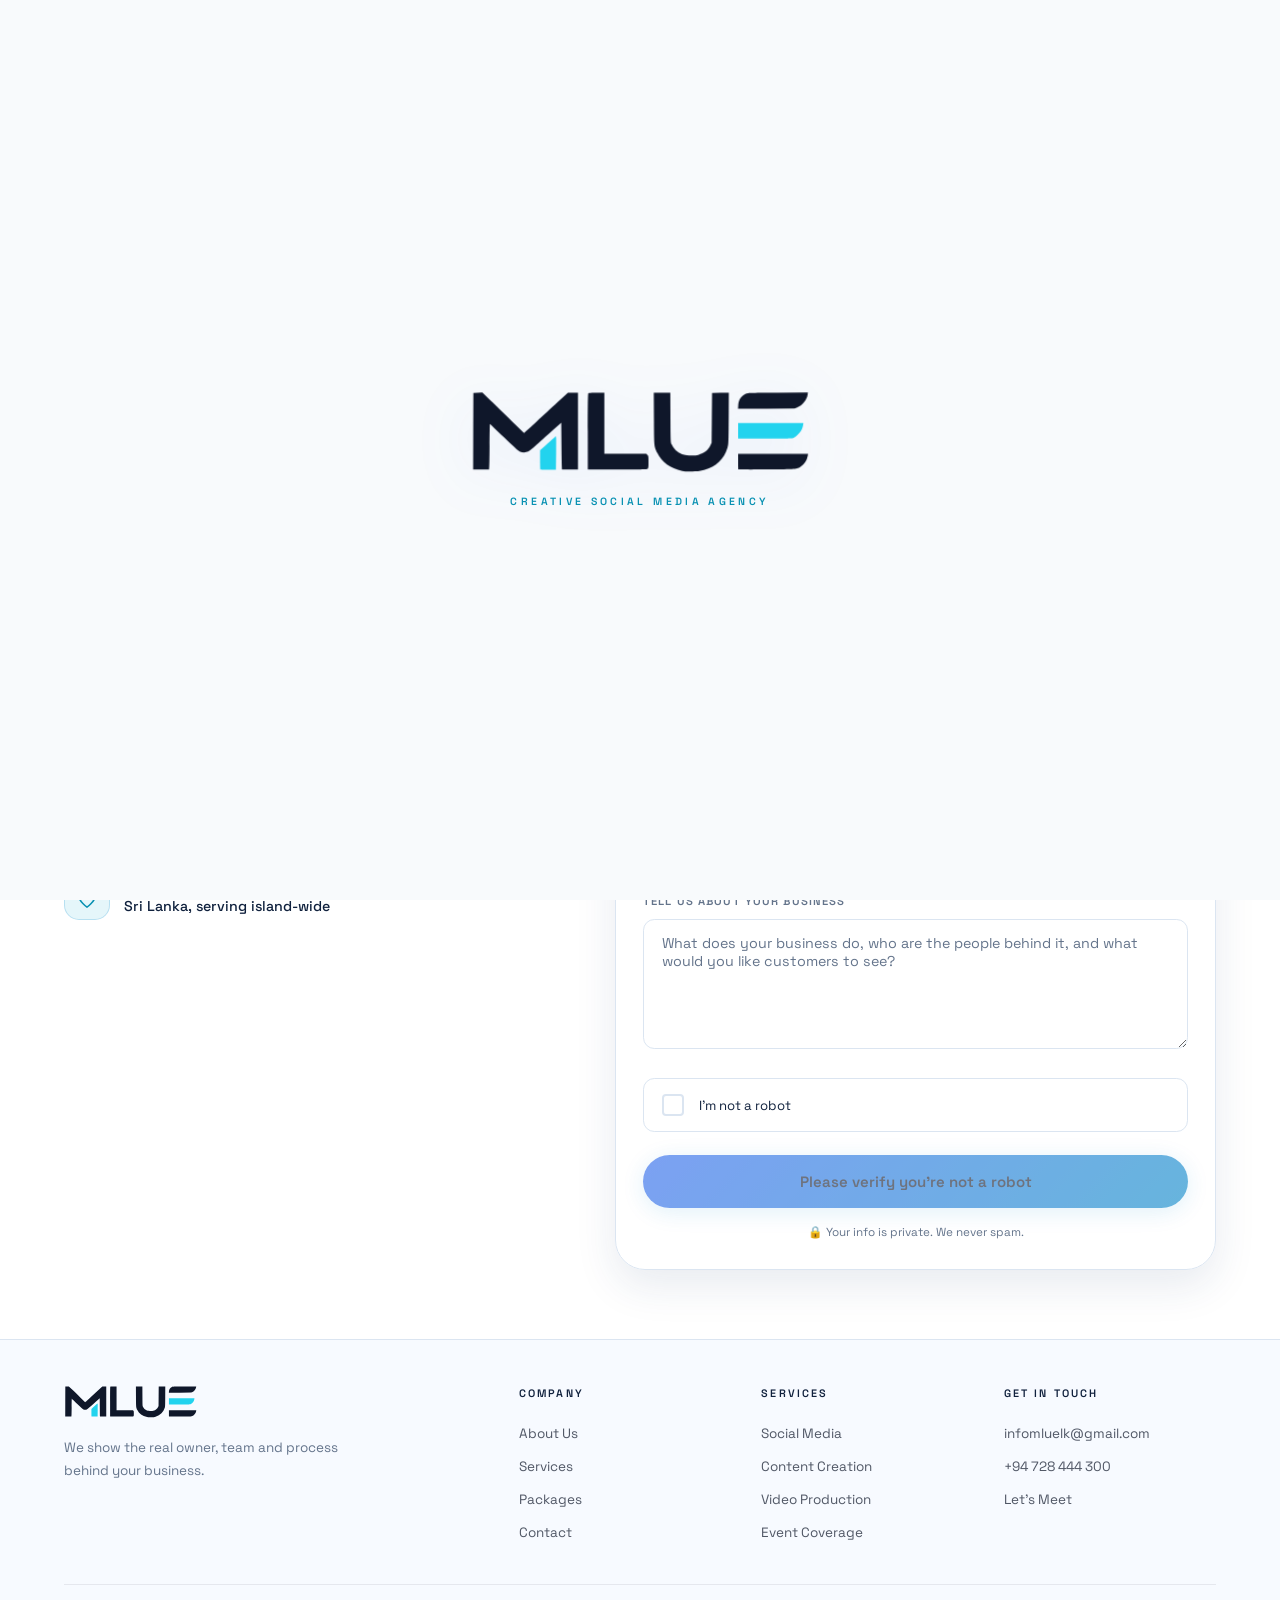
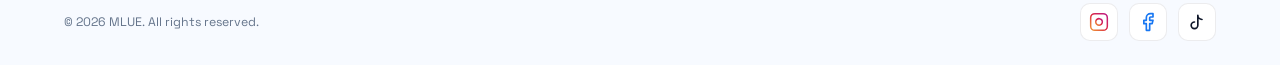
<file: contact.html>
<!DOCTYPE html>
<html lang="en">
<head>
<meta charset="UTF-8">
<meta name="viewport" content="width=device-width, initial-scale=1.0">
<meta name="description" content="Let's meet. Message MLUE and we'll walk through your business and find the stories your customers have never seen.">
<title>Contact | MLUE</title>
<link rel="icon" type="image/svg+xml" href="favicon.svg">
<link rel="stylesheet" href="shared.css?v=1791568788258">
<style>

/* ── HERO (Plain White, Centered) ─────────────────────────── */
#hero {
  min-height: 46vh;
  display: flex;
  flex-direction: column;
  justify-content: center;
  align-items: center;
  text-align: center;
  padding: 8.5rem 5vw 4.5rem;
  background: #FFFFFF !important;
  position: relative;
  overflow: hidden;
}
.hero-grid {
  position: absolute; inset: 0;
  background-image: linear-gradient(rgba(15,23,42,0.035) 1px, transparent 1px),
    linear-gradient(90deg, rgba(15,23,42,0.035) 1px, transparent 1px);
  background-size: 60px 60px;
  mask-image: radial-gradient(ellipse 70% 70% at 50% 50%, black 20%, transparent 80%);
  z-index: 0;
  pointer-events: none;
}
#hero .hero-content {
  position: relative;
  z-index: 2;
  max-width: 860px;
  margin: 0 auto;
  text-align: center;
  display: flex;
  flex-direction: column;
  align-items: center;
}
.page-kicker {
  font-size: 0.72rem; letter-spacing: 0.22em; text-transform: uppercase;
  color: var(--cyan); font-weight: 600; margin-bottom: 1.2rem;
  display: inline-flex; align-items: center; justify-content: center; gap: 0.5rem;
  opacity: 0; animation: fadeUp 0.7s 0.2s forwards;
}
.page-title {
  font-family: 'Anton', sans-serif;
  font-size: clamp(3.6rem, 8.5vw, 7.5rem);
  line-height: 1.0;
  letter-spacing: 0.01em;
  opacity: 0; animation: fadeUp 0.8s 0.35s forwards;
  color: #0F172A;
  text-align: center;
}
.page-title .cyan { color: var(--cyan); }

/* ── CONTACT MAIN ─────────────────────────────────── */
#contact-main {
  padding: 7rem 5vw 9rem;
  border-top: 1px solid var(--border);
}
.contact-grid {
  display: grid;
  grid-template-columns: 1fr 1.35fr;
  gap: 7rem;
  align-items: start;
  max-width: 1300px;
  margin: 0 auto;
}

/* ── LEFT COLUMN ──────────────────────────────────── */
.contact-info-title {
  font-family: 'Anton', sans-serif;
  font-size: clamp(2rem, 3.5vw, 3rem);
  line-height: 1.05;
  margin-bottom: 1.5rem;
}
.contact-info-body {
  color: var(--grey);
  font-size: 0.95rem;
  line-height: 1.9;
  margin-bottom: 3rem;
  max-width: 400px;
}

/* Contact details */
.contact-details {
  display: flex;
  flex-direction: column;
  gap: 1.8rem;
  margin-bottom: 3rem;
}
.contact-detail-item {
  display: flex;
  align-items: center;
  gap: 1.4rem;
}
.contact-detail-icon {
  width: 52px; height: 52px;
  border-radius: 1rem;
  background: rgba(0,168,205,0.1);
  border: 1px solid var(--border-blue);
  display: flex; align-items: center; justify-content: center;
  flex-shrink: 0;
  transition: all 0.3s;
}
.contact-detail-item:hover .contact-detail-icon {
  background: rgba(34,211,238,0.1);
  border-color: var(--border-cyan);
  transform: translateY(-2px);
}
.contact-detail-icon svg {
  width: 22px; height: 22px;
}
.contact-detail-label {
  font-size: 0.72rem;
  letter-spacing: 0.12em;
  text-transform: uppercase;
  color: var(--grey);
  font-weight: 600;
  margin-bottom: 0.15rem;
}
.contact-detail-val {
  color: var(--white);
  font-size: 0.95rem;
  font-weight: 500;
}
.contact-detail-val a {
  color: inherit;
  text-decoration: none;
  transition: color 0.2s;
}
.contact-detail-val a:hover { color: var(--cyan); }

/* Action buttons */
.contact-actions {
  display: flex;
  gap: 0.75rem;
  flex-wrap: wrap;
  margin-bottom: 3.5rem;
}

/* Packages card */
.contact-packages {
  background: var(--navy-card);
  border: 1px solid var(--border-blue);
  border-radius: 1.5rem;
  padding: 2rem 2.2rem;
}
.contact-packages h4 {
  font-size: 0.72rem;
  letter-spacing: 0.2em;
  text-transform: uppercase;
  color: var(--cyan);
  font-weight: 600;
  margin-bottom: 1.4rem;
}
.pkg-pill {
  display: flex;
  justify-content: space-between;
  align-items: center;
  padding: 0.9rem 1rem;
  border-radius: 0.75rem;
  margin-bottom: 0.4rem;
  transition: background 0.2s;
  cursor: pointer;
}
.pkg-pill:hover { background: rgba(0,168,205,0.1); }
.pkg-pill:last-child { margin-bottom: 0; }
.pkg-pill-name { font-weight: 600; font-size: 0.9rem; }
.pkg-pill-price { color: var(--cyan); font-size: 0.85rem; font-weight: 600; }

/* ── RIGHT COLUMN ─────────────────────────────────── */
.contact-form-wrap {
  background: var(--navy-card);
  border: 1px solid var(--border-blue);
  border-radius: 2rem;
  padding: 3.5rem;
  position: sticky;
  top: 100px;
}
.form-title {
  font-family: 'Anton', sans-serif;
  font-size: 2rem;
  margin-bottom: 0.5rem;
}
.form-sub {
  color: var(--grey);
  font-size: 0.88rem;
  margin-bottom: 2.5rem;
  line-height: 1.7;
}
.form-group {
  margin-bottom: 1.5rem;
  position: relative;
}
.form-row {
  display: grid;
  grid-template-columns: 1fr 1fr;
  gap: 1.2rem;
}
label {
  display: block;
  font-size: 0.75rem;
  font-weight: 600;
  letter-spacing: 0.1em;
  text-transform: uppercase;
  color: var(--grey);
  margin-bottom: 0.55rem;
  transition: color 0.2s;
}
.form-group:focus-within label { color: var(--cyan); }
input, textarea, select {
  width: 100%;
  background: #FFFFFF;
  border: 1px solid var(--border);
  border-radius: 0.75rem;
  padding: 0.95rem 1.2rem;
  color: var(--white);
  font-family: 'Space Grotesk', sans-serif;
  font-size: 0.95rem;
  transition: border-color 0.3s, box-shadow 0.3s;
  outline: none;
}
input::placeholder, textarea::placeholder { color: var(--grey); }
input:focus, textarea:focus, select:focus {
  border-color: var(--cyan);
  box-shadow: 0 0 0 3px rgba(34,211,238,0.08);
}
textarea { resize: vertical; min-height: 130px; }
select {
  appearance: none;
  background-image: url("data:image/svg+xml,%3Csvg xmlns='http://www.w3.org/2000/svg' width='12' height='8' viewBox='0 0 12 8'%3E%3Cpath fill='%2364748B' d='M1 1l5 5 5-5'/%3E%3C/svg%3E");
  background-repeat: no-repeat;
  background-position: right 1.2rem center;
  cursor: pointer;
}
select option { background: var(--navy-card); color: var(--white); }

/* CAPTCHA placeholder */
.captcha-wrap {
  margin-bottom: 1.5rem;
  padding: 1rem 1.2rem;
  background: #FFFFFF;
  border: 1px solid var(--border);
  border-radius: 0.75rem;
  display: flex;
  align-items: center;
  gap: 1rem;
  font-size: 0.88rem;
  color: var(--grey);
}
.captcha-check {
  width: 22px; height: 22px;
  border: 2px solid var(--border-blue);
  border-radius: 4px;
  flex-shrink: 0;
  display: flex; align-items: center; justify-content: center;
  cursor: pointer;
  transition: all 0.2s;
  background: #FFFFFF;
}
.captcha-check.checked {
  background: var(--blue);
  border-color: var(--blue);
}
.captcha-check.checked::after {
  content: '✓';
  color: white;
  font-size: 13px;
  font-weight: 700;
}
.captcha-text { flex: 1; }
.captcha-brand {
  display: flex;
  flex-direction: column;
  align-items: center;
  gap: 2px;
  font-size: 0.65rem;
  color: var(--grey);
  opacity: 0.7;
}
.captcha-brand-logo {
  width: 28px; height: 28px;
  background: linear-gradient(135deg, #4285F4, #34A853);
  border-radius: 50%;
  display: flex; align-items: center; justify-content: center;
  font-size: 14px; font-weight: 900; color: white;
  font-family: serif;
}

/* Submit button */
.form-submit {
  width: 100%;
  padding: 1.15rem;
  border-radius: 3rem;
  border: none;
  background: linear-gradient(135deg, var(--blue), #0284C7);
  color: var(--white);
  font-family: 'Space Grotesk', sans-serif;
  font-size: 1rem;
  font-weight: 600;
  cursor: pointer;
  transition: all 0.3s;
  box-shadow: 0 4px 24px var(--blue-glow);
  display: flex;
  align-items: center;
  justify-content: center;
  gap: 0.5rem;
}
.form-submit:hover:not(:disabled) {
  background: linear-gradient(135deg, var(--blue-bright), var(--blue));
  transform: translateY(-2px);
  box-shadow: 0 12px 40px var(--blue-glow);
}
.form-submit:disabled {
  opacity: 0.6;
  cursor: not-allowed;
  transform: none;
}
.form-note {
  color: var(--grey);
  font-size: 0.78rem;
  text-align: center;
  margin-top: 1rem;
}

/* ── SUCCESS STATE ─────────────────────────────────── */
.form-success {
  display: none;
  text-align: center;
  padding: 3rem 2rem;
}
.success-icon {
  font-size: 4rem;
  margin-bottom: 1.5rem;
  display: block;
}
.form-success h3 {
  font-family: 'Anton', sans-serif;
  font-size: 2.2rem;
  margin-bottom: 0.75rem;
  color: var(--cyan);
}
.form-success p {
  color: var(--grey);
  font-size: 0.95rem;
  line-height: 1.8;
  margin-bottom: 2rem;
}

/* ── MOBILE ────────────────────────────────────────── */
@media (max-width: 960px) {
  .contact-grid {
    grid-template-columns: 1fr;
    gap: 4rem;
  }
  .contact-form-wrap {
    position: static;
    padding: 2.5rem 2rem;
  }
  .form-row { grid-template-columns: 1fr; gap: 1rem; }
  .contact-info-body { max-width: 100%; }
}
@media (max-width: 600px) {
  #contact-main { padding: 5rem 5vw 7rem; }
  .contact-form-wrap { padding: 2rem 1.5rem; }
  .contact-actions { flex-direction: column; }
  .contact-actions .btn-primary,
  .contact-actions .btn-secondary { text-align: center; justify-content: center; }
}
</style>
<link rel="stylesheet" href="refresh.css?v=1">
<link rel="stylesheet" href="deck.css?v=2">
<link rel="stylesheet" href="motion.css?v=2">
<link rel="stylesheet" href="compact.css?v=2">
</head>
<body>
<!-- MLUE INTRO LOADER -->
<div id="mlue-loader">
  <div class="loader-stage" id="loaderStage">
    <svg class="loader-logo" id="loaderSvg" xmlns="http://www.w3.org/2000/svg" viewBox="88 468 634 162" style="width:min(340px,32vw);height:auto;display:block;overflow:visible;">
      <path class="from-left"  fill="#0F172A" d="M 483.695312 620.753906 C 461.484375 616.179688 445.511719 604.699219 437.359375 587.480469 C 431.121094 574.417969 431.285156 576.332031 430.953125 522.84375 L 430.703125 474.761719 L 461.484375 474.761719 L 461.734375 520.761719 C 461.980469 564.105469 462.148438 566.933594 463.644531 570.675781 C 467.304688 579.578125 474.460938 586.398438 483.363281 589.5625 C 490.683594 592.140625 506.65625 592.804688 513.5625 590.808594 C 525.207031 587.480469 532.113281 582.070312 536.355469 573.007812 L 538.519531 568.347656 L 538.933594 521.757812 L 539.347656 475.171875 L 554.988281 474.921875 L 570.628906 474.757812 L 570.382812 522.757812 C 570.050781 569.675781 570.050781 571.003906 568.21875 576.914062 C 561.644531 598.625 547.503906 612.1875 524.292969 619.171875 C 517.808594 621.085938 515.144531 621.417969 503.164062 621.667969 C 493.597656 621.835938 487.6875 621.585938 483.699219 620.753906 Z"/>
      <path class="from-left"  fill="#0F172A" d="M 108.175781 618.011719 L 93.867188 617.84375 L 94.03125 546.46875 L 94.28125 475.175781 L 102.683594 474.925781 L 111.003906 474.679688 L 126.808594 489.902344 C 135.460938 498.21875 152.933594 515.109375 165.574219 527.421875 L 188.703125 549.796875 L 190.949219 547.964844 C 192.277344 546.96875 201.84375 538.230469 212.410156 528.5 C 222.890625 518.765625 240.359375 502.628906 251.09375 492.726562 L 270.644531 474.761719 L 289.363281 474.761719 L 289.363281 617.84375 L 274.804688 617.84375 C 266.820312 617.84375 259.996094 617.925781 259.664062 618.09375 C 259.25 618.175781 258.832031 598.542969 258.582031 574.417969 L 258.167969 530.660156 L 240.699219 546.46875 C 206.59375 577.414062 199.9375 583.15625 196.609375 584.652344 C 192.199219 586.648438 185.128906 586.648438 180.554688 584.570312 C 178.222656 583.492188 168.742188 574.921875 151.355469 557.949219 C 137.210938 544.222656 125.398438 532.992188 125.148438 532.992188 C 124.902344 532.992188 124.570312 552.125 124.484375 575.585938 C 124.316406 603.203125 123.902344 618.175781 123.402344 618.175781 C 122.988281 618.257812 116.082031 618.175781 108.179688 618.011719 Z"/>
      <path class="from-left"  fill="#0F172A" d="M 307.996094 617.929688 C 307.832031 617.761719 307.664062 585.902344 307.664062 547.132812 C 307.664062 493.480469 307.910156 476.507812 308.664062 475.757812 C 309.328125 475.09375 313.988281 474.761719 324.050781 474.761719 L 338.445312 474.761719 L 338.445312 588.730469 L 416.726562 588.730469 L 418.722656 590.808594 C 420.71875 592.71875 420.800781 593.21875 420.800781 603.953125 C 420.800781 613.601562 420.632812 615.265625 419.300781 616.429688 C 417.972656 617.597656 412.066406 617.761719 363.066406 618.011719 C 332.953125 618.175781 308.160156 618.09375 307.992188 617.929688 Z"/>
      <path class="from-right" fill="#0F172A" d="M 588.347656 617.929688 C 588.179688 617.761719 588.015625 611.109375 588.015625 603.121094 L 588.015625 588.730469 L 718.371094 588.730469 L 717.625 593.054688 C 716.125 601.042969 711.300781 608.445312 704.644531 612.855469 C 697.160156 617.847656 697.324219 617.761719 640.589844 618.015625 C 612.054688 618.179688 588.511719 618.097656 588.347656 617.933594 Z"/>
      <path class="from-right" fill="#0F172A" d="M 588.179688 498.300781 C 588.761719 488.320312 593.585938 481 602.15625 476.925781 C 605.820312 475.179688 606.898438 475.179688 661.972656 474.925781 L 718.042969 474.679688 L 717.542969 478.507812 C 716.210938 487.824219 707.476562 498.558594 697.992188 502.382812 L 693.25 504.292969 L 640.507812 504.542969 L 587.765625 504.789062 Z"/>
      <path class="from-left"  fill="#22D3EE" d="M 219.234375 618.175781 C 218.902344 617.84375 218.652344 609.609375 218.652344 599.957031 L 218.652344 582.324219 L 227.136719 574.503906 C 241.863281 560.859375 247.101562 556.285156 248.101562 556.285156 C 248.765625 556.285156 248.933594 564.601562 248.601562 587.230469 L 248.1875 618.261719 L 233.960938 618.511719 C 226.222656 618.589844 219.570312 618.429688 219.238281 618.175781 Z"/>
      <path class="from-right" fill="#22D3EE" d="M 588.015625 545.882812 L 588.015625 531.328125 L 709.636719 531.328125 L 709.058594 535.320312 C 708.808594 537.484375 707.644531 541.226562 706.480469 543.722656 C 703.816406 549.546875 695.332031 557.949219 690.503906 559.445312 C 687.925781 560.195312 674.699219 560.445312 637.511719 560.445312 L 588.015625 560.445312 Z"/>
    </svg>
    <div class="loader-tagline">Creative Social Media Agency</div>
  </div>
</div>

<nav id="main-nav">
  <a href="index.html" class="nav-logo"><div class="logo-svg-wrap"><svg style="color:#0f172a;" xmlns="http://www.w3.org/2000/svg" viewBox="88 468 634 162"><path fill="currentColor" d="M 483.695312 620.753906 C 461.484375 616.179688 445.511719 604.699219 437.359375 587.480469 C 431.121094 574.417969 431.285156 576.332031 430.953125 522.84375 L 430.703125 474.761719 L 461.484375 474.761719 L 461.734375 520.761719 C 461.980469 564.105469 462.148438 566.933594 463.644531 570.675781 C 467.304688 579.578125 474.460938 586.398438 483.363281 589.5625 C 490.683594 592.140625 506.65625 592.804688 513.5625 590.808594 C 525.207031 587.480469 532.113281 582.070312 536.355469 573.007812 L 538.519531 568.347656 L 538.933594 521.757812 L 539.347656 475.171875 L 554.988281 474.921875 L 570.628906 474.757812 L 570.382812 522.757812 C 570.050781 569.675781 570.050781 571.003906 568.21875 576.914062 C 561.644531 598.625 547.503906 612.1875 524.292969 619.171875 C 517.808594 621.085938 515.144531 621.417969 503.164062 621.667969 C 493.597656 621.835938 487.6875 621.585938 483.699219 620.753906 Z"/><path fill="currentColor" d="M 108.175781 618.011719 L 93.867188 617.84375 L 94.03125 546.46875 L 94.28125 475.175781 L 102.683594 474.925781 L 111.003906 474.679688 L 126.808594 489.902344 C 135.460938 498.21875 152.933594 515.109375 165.574219 527.421875 L 188.703125 549.796875 L 190.949219 547.964844 C 192.277344 546.96875 201.84375 538.230469 212.410156 528.5 C 222.890625 518.765625 240.359375 502.628906 251.09375 492.726562 L 270.644531 474.761719 L 289.363281 474.761719 L 289.363281 617.84375 L 274.804688 617.84375 C 266.820312 617.84375 259.996094 617.925781 259.664062 618.09375 C 259.25 618.175781 258.832031 598.542969 258.582031 574.417969 L 258.167969 530.660156 L 240.699219 546.46875 C 206.59375 577.414062 199.9375 583.15625 196.609375 584.652344 C 192.199219 586.648438 185.128906 586.648438 180.554688 584.570312 C 178.222656 583.492188 168.742188 574.921875 151.355469 557.949219 C 137.210938 544.222656 125.398438 532.992188 125.148438 532.992188 C 124.902344 532.992188 124.570312 552.125 124.484375 575.585938 C 124.316406 603.203125 123.902344 618.175781 123.402344 618.175781 C 122.988281 618.257812 116.082031 618.175781 108.179688 618.011719 Z"/><path fill="currentColor" d="M 307.996094 617.929688 C 307.832031 617.761719 307.664062 585.902344 307.664062 547.132812 C 307.664062 493.480469 307.910156 476.507812 308.664062 475.757812 C 309.328125 475.09375 313.988281 474.761719 324.050781 474.761719 L 338.445312 474.761719 L 338.445312 588.730469 L 416.726562 588.730469 L 418.722656 590.808594 C 420.71875 592.71875 420.800781 593.21875 420.800781 603.953125 C 420.800781 613.601562 420.632812 615.265625 419.300781 616.429688 C 417.972656 617.597656 412.066406 617.761719 363.066406 618.011719 C 332.953125 618.175781 308.160156 618.09375 307.992188 617.929688 Z"/><path fill="currentColor" d="M 588.347656 617.929688 C 588.179688 617.761719 588.015625 611.109375 588.015625 603.121094 L 588.015625 588.730469 L 718.371094 588.730469 L 717.625 593.054688 C 716.125 601.042969 711.300781 608.445312 704.644531 612.855469 C 697.160156 617.847656 697.324219 617.761719 640.589844 618.015625 C 612.054688 618.179688 588.511719 618.097656 588.347656 617.933594 Z"/><path fill="currentColor" d="M 588.179688 498.300781 C 588.761719 488.320312 593.585938 481 602.15625 476.925781 C 605.820312 475.179688 606.898438 475.179688 661.972656 474.925781 L 718.042969 474.679688 L 717.542969 478.507812 C 716.210938 487.824219 707.476562 498.558594 697.992188 502.382812 L 693.25 504.292969 L 640.507812 504.542969 L 587.765625 504.789062 Z"/><path fill="#22D3EE" d="M 219.234375 618.175781 C 218.902344 617.84375 218.652344 609.609375 218.652344 599.957031 L 218.652344 582.324219 L 227.136719 574.503906 C 241.863281 560.859375 247.101562 556.285156 248.101562 556.285156 C 248.765625 556.285156 248.933594 564.601562 248.601562 587.230469 L 248.1875 618.261719 L 233.960938 618.511719 C 226.222656 618.589844 219.570312 618.429688 219.238281 618.175781 Z"/><path fill="#22D3EE" d="M 588.015625 545.882812 L 588.015625 531.328125 L 709.636719 531.328125 L 709.058594 535.320312 C 708.808594 537.484375 707.644531 541.226562 706.480469 543.722656 C 703.816406 549.546875 695.332031 557.949219 690.503906 559.445312 C 687.925781 560.195312 674.699219 560.445312 637.511719 560.445312 L 588.015625 560.445312 Z"/></svg></div></a>
  <ul class="nav-links">
    <li><a href="index.html">Home</a></li>
    <li><a href="about.html">About</a></li>
    <li><a href="services.html">Services</a></li>
    <li><a href="work.html">Packages</a></li>
    <li><a href="contact.html" class="nav-cta active">Contact Us →</a></li>
  </ul>
  <div class="nav-actions">
    <button class="nav-burger" onclick="toggleMenu()">☰</button>
  </div>
</nav>

<!-- ── HERO ─────────────────────────────────── -->
<section id="hero">
  <div class="hero-grid"></div>
  <div class="hero-glow"></div>
  <div class="hero-glow-cyan"></div>
  <div class="hero-content">
    <div class="page-kicker">Let's Talk</div>
    <h1 class="page-title">GET IN<br><span class="cyan">TOUCH</span></h1>
  </div>
</section>

<!-- ── MAIN CONTACT ──────────────────────────── -->
<section id="contact-main">
  <div class="contact-grid">

    <!-- LEFT: Info -->
    <div class="reveal-left">
      <h2 class="contact-info-title">Let's meet and find<br><span class="italic-accent">your story.</span></h2>
      <p class="contact-info-body">Fill out the form or message us and we'll get back to you within 24 hours. We'd like to walk through your business and find the stories your customers have never seen.</p>

      <div class="contact-details">
        <!-- Email -->
        <div class="contact-detail-item">
          <div class="contact-detail-icon">
            <svg viewBox="0 0 24 24" fill="none" stroke="var(--cyan)" stroke-width="1.7" stroke-linecap="round" stroke-linejoin="round">
              <rect x="2" y="4" width="20" height="16" rx="3"/>
              <polyline points="2,4 12,13 22,4"/>
            </svg>
          </div>
          <div>
            <div class="contact-detail-label">Email</div>
            <div class="contact-detail-val"><a href="mailto:infomluelk@gmail.com">infomluelk@gmail.com</a></div>
          </div>
        </div>

        <!-- WhatsApp -->
        <div class="contact-detail-item">
          <div class="contact-detail-icon">
            <svg viewBox="0 0 24 24" fill="none" xmlns="http://www.w3.org/2000/svg">
              <path d="M17.472 14.382c-.297-.149-1.758-.867-2.03-.967-.273-.099-.471-.148-.67.15-.197.297-.767.966-.94 1.164-.173.199-.347.223-.644.075-.297-.15-1.255-.463-2.39-1.475-.883-.788-1.48-1.761-1.653-2.059-.173-.297-.018-.458.13-.606.134-.133.298-.347.446-.52.149-.174.198-.298.298-.497.099-.198.05-.371-.025-.52-.075-.149-.669-1.612-.916-2.207-.242-.579-.487-.5-.669-.51-.173-.008-.371-.01-.57-.01-.198 0-.52.074-.792.372-.272.297-1.04 1.016-1.04 2.479 0 1.462 1.065 2.875 1.213 3.074.149.198 2.096 3.2 5.077 4.487.709.306 1.262.489 1.694.625.712.227 1.36.195 1.871.118.571-.085 1.758-.719 2.006-1.413.248-.694.248-1.289.173-1.413-.074-.124-.272-.198-.57-.347z" fill="var(--cyan)"/>
              <path d="M12.048 2.002C6.476 2.002 1.94 6.532 1.94 12.098c0 1.763.463 3.479 1.345 4.995L2 22l5.04-1.322a10.108 10.108 0 0 0 4.984 1.315h.004c5.572 0 10.109-4.53 10.109-10.097 0-2.697-1.052-5.23-2.961-7.137A10.06 10.06 0 0 0 12.048 2zm0 18.49h-.003a8.4 8.4 0 0 1-4.282-1.175l-.307-.183-3.183.835.85-3.1-.2-.318a8.38 8.38 0 0 1-1.285-4.451c0-4.638 3.78-8.412 8.423-8.412a8.37 8.37 0 0 1 5.954 2.465 8.347 8.347 0 0 1 2.462 5.945c-.002 4.638-3.78 8.394-8.429 8.394z" fill="var(--cyan)"/>
            </svg>
          </div>
          <div>
            <div class="contact-detail-label">WhatsApp</div>
            <div class="contact-detail-val"><a href="https://wa.me/94728444300" target="_blank" rel="noopener noreferrer">+94 728 444 300</a></div>
          </div>
        </div>

        <!-- Phone -->
        <div class="contact-detail-item">
          <div class="contact-detail-icon">
            <svg viewBox="0 0 24 24" fill="none" stroke="var(--cyan)" stroke-width="1.7" stroke-linecap="round" stroke-linejoin="round">
              <path d="M22 16.92v3a2 2 0 0 1-2.18 2 19.79 19.79 0 0 1-8.63-3.07A19.5 19.5 0 0 1 4.69 12 19.79 19.79 0 0 1 1.61 3.4 2 2 0 0 1 3.6 1.21h3a2 2 0 0 1 2 1.72 12.84 12.84 0 0 0 .7 2.81 2 2 0 0 1-.45 2.11L7.91 8.74a16 16 0 0 0 6.29 6.29l.95-.95a2 2 0 0 1 2.11-.45 12.84 12.84 0 0 0 2.81.7A2 2 0 0 1 22 16.92z"/>
            </svg>
          </div>
          <div>
            <div class="contact-detail-label">Call Us</div>
            <div class="contact-detail-val"><a href="tel:+94728444300">+94 728 444 300</a></div>
          </div>
        </div>

        <!-- Location -->
        <div class="contact-detail-item">
          <div class="contact-detail-icon">
            <svg viewBox="0 0 24 24" fill="none" stroke="var(--cyan)" stroke-width="1.7" stroke-linecap="round" stroke-linejoin="round">
              <path d="M21 10c0 7-9 13-9 13s-9-6-9-13a9 9 0 0 1 18 0z"/>
              <circle cx="12" cy="10" r="3"/>
            </svg>
          </div>
          <div>
            <div class="contact-detail-label">Based In</div>
            <div class="contact-detail-val">Sri Lanka, serving island-wide</div>
          </div>
        </div>
      </div>

      </div>

    <!-- RIGHT: Form -->
    <div class="contact-form-wrap reveal-right">
      <div id="form-body">
        <div class="form-title">Send Us a Message</div>
        <div class="form-sub">We'll reply within 24 hours on business days.</div>

        <form id="contact-form" action="/api/contact" method="POST" onsubmit="handleSubmit(event)">
          <div class="form-honeypot" aria-hidden="true"><label for="website">Website</label><input type="text" id="website" name="website" tabindex="-1" autocomplete="off"></div>
          <div class="form-row">
            <div class="form-group">
              <label for="fname">First Name</label>
              <input type="text" id="fname" name="first_name" placeholder="Aisha" required>
            </div>
            <div class="form-group">
              <label for="lname">Last Name</label>
              <input type="text" id="lname" name="last_name" placeholder="Kamara" required>
            </div>
          </div>
          <div class="form-group">
            <label for="email">Email Address</label>
            <input type="email" id="email" name="email" placeholder="hello@yourbrand.com" required>
          </div>
          <div class="form-group">
            <label for="phone">Phone / WhatsApp</label>
            <input type="tel" id="phone" name="phone" placeholder="+94 728 444 300">
          </div>
          <div class="form-group">
            <label for="pkg-select">Interested In</label>
            <select id="pkg-select" name="interested_in">
              <option value="">Select a package or service...</option>
              <option value="Starter">Starter</option>
              <option value="Growth">Growth</option>
              <option value="Premium">Premium</option>
              <optgroup label="Single Services &amp; Events">
                <option value="Video Editing">Video Editing</option>
                <option value="Video Shooting + Editing">Video Shooting + Editing</option>
                <option value="Event Coverage: Small Event">Event Coverage (Small Event)</option>
                <option value="Event Coverage: Large Event">Event Coverage (Large Event, 3-Person Crew)</option>
                <option value="Additional Drone Footage">Additional Drone Footage</option>
              </optgroup>
              <option value="Custom / Not Sure Yet">Custom / Not Sure Yet</option>
            </select>
          </div>
          <div class="form-group">
            <label for="message">Tell Us About Your Business</label>
            <textarea id="message" name="message" placeholder="What does your business do, who are the people behind it, and what would you like customers to see?"></textarea>
          </div>

          <!-- CAPTCHA widget -->
          <div class="captcha-wrap">
            <div class="captcha-check" id="captcha-check" onclick="toggleCaptcha()"></div>
            <span class="captcha-text">I'm not a robot</span>
          </div>

          <button type="submit" class="form-submit" id="submit-btn">
            <span id="btn-text">Send Message →</span>
          </button>
          <p class="form-note">🔒 Your info is private. We never spam.</p>
        </form>
      </div>

      <!-- Success state -->
      <div class="form-success" id="form-success">
        <span class="success-icon">✓</span>
        <h3>Message Sent!</h3>
        <p>Thanks for reaching out. We'll be in touch within 24 hours.</p>
        <a href="work.html" class="btn-primary" style="display:inline-flex;">View Our Packages →</a>
      </div>
    </div>

  </div>
</section>

<!-- ── FOOTER ─────────────────────────────────── -->
<footer>
  <div class="footer-grid">
    <div class="footer-brand">
      <div class="logo-svg-wrap" style="height:36px;">
        <svg style="color:#0f172a;" xmlns="http://www.w3.org/2000/svg" viewBox="88 468 634 162">
          <path fill="currentColor" d="M 483.695312 620.753906 C 461.484375 616.179688 445.511719 604.699219 437.359375 587.480469 C 431.121094 574.417969 431.285156 576.332031 430.953125 522.84375 L 430.703125 474.761719 L 461.484375 474.761719 L 461.734375 520.761719 C 461.980469 564.105469 462.148438 566.933594 463.644531 570.675781 C 467.304688 579.578125 474.460938 586.398438 483.363281 589.5625 C 490.683594 592.140625 506.65625 592.804688 513.5625 590.808594 C 525.207031 587.480469 532.113281 582.070312 536.355469 573.007812 L 538.519531 568.347656 L 538.933594 521.757812 L 539.347656 475.171875 L 554.988281 474.921875 L 570.628906 474.757812 L 570.382812 522.757812 C 570.050781 569.675781 570.050781 571.003906 568.21875 576.914062 C 561.644531 598.625 547.503906 612.1875 524.292969 619.171875 C 517.808594 621.085938 515.144531 621.417969 503.164062 621.667969 C 493.597656 621.835938 487.6875 621.585938 483.699219 620.753906 Z"/>
          <path fill="currentColor" d="M 108.175781 618.011719 L 93.867188 617.84375 L 94.03125 546.46875 L 94.28125 475.175781 L 102.683594 474.925781 L 111.003906 474.679688 L 126.808594 489.902344 C 135.460938 498.21875 152.933594 515.109375 165.574219 527.421875 L 188.703125 549.796875 L 190.949219 547.964844 C 192.277344 546.96875 201.84375 538.230469 212.410156 528.5 C 222.890625 518.765625 240.359375 502.628906 251.09375 492.726562 L 270.644531 474.761719 L 289.363281 474.761719 L 289.363281 617.84375 L 274.804688 617.84375 C 266.820312 617.84375 259.996094 617.925781 259.664062 618.09375 C 259.25 618.175781 258.832031 598.542969 258.582031 574.417969 L 258.167969 530.660156 L 240.699219 546.46875 C 206.59375 577.414062 199.9375 583.15625 196.609375 584.652344 C 192.199219 586.648438 185.128906 586.648438 180.554688 584.570312 C 178.222656 583.492188 168.742188 574.921875 151.355469 557.949219 C 137.210938 544.222656 125.398438 532.992188 125.148438 532.992188 C 124.902344 532.992188 124.570312 552.125 124.484375 575.585938 C 124.316406 603.203125 123.902344 618.175781 123.402344 618.175781 C 122.988281 618.257812 116.082031 618.175781 108.179688 618.011719 Z"/>
          <path fill="currentColor" d="M 307.996094 617.929688 C 307.832031 617.761719 307.664062 585.902344 307.664062 547.132812 C 307.664062 493.480469 307.910156 476.507812 308.664062 475.757812 C 309.328125 475.09375 313.988281 474.761719 324.050781 474.761719 L 338.445312 474.761719 L 338.445312 588.730469 L 416.726562 588.730469 L 418.722656 590.808594 C 420.71875 592.71875 420.800781 593.21875 420.800781 603.953125 C 420.800781 613.601562 420.632812 615.265625 419.300781 616.429688 C 417.972656 617.597656 412.066406 617.761719 363.066406 618.011719 C 332.953125 618.175781 308.160156 618.09375 307.992188 617.929688 Z"/>
          <path fill="currentColor" d="M 588.347656 617.929688 C 588.179688 617.761719 588.015625 611.109375 588.015625 603.121094 L 588.015625 588.730469 L 718.371094 588.730469 L 717.625 593.054688 C 716.125 601.042969 711.300781 608.445312 704.644531 612.855469 C 697.160156 617.847656 697.324219 617.761719 640.589844 618.015625 C 612.054688 618.179688 588.511719 618.097656 588.347656 617.933594 Z"/>
          <path fill="currentColor" d="M 588.179688 498.300781 C 588.761719 488.320312 593.585938 481 602.15625 476.925781 C 605.820312 475.179688 606.898438 475.179688 661.972656 474.925781 L 718.042969 474.679688 L 717.542969 478.507812 C 716.210938 487.824219 707.476562 498.558594 697.992188 502.382812 L 693.25 504.292969 L 640.507812 504.542969 L 587.765625 504.789062 Z"/>
          <path fill="#22D3EE" d="M 219.234375 618.175781 C 218.902344 617.84375 218.652344 609.609375 218.652344 599.957031 L 218.652344 582.324219 L 227.136719 574.503906 C 241.863281 560.859375 247.101562 556.285156 248.101562 556.285156 C 248.765625 556.285156 248.933594 564.601562 248.601562 587.230469 L 248.1875 618.261719 L 233.960938 618.511719 C 226.222656 618.589844 219.570312 618.429688 219.238281 618.175781 Z"/>
          <path fill="#22D3EE" d="M 588.015625 545.882812 L 588.015625 531.328125 L 709.636719 531.328125 L 709.058594 535.320312 C 708.808594 537.484375 707.644531 541.226562 706.480469 543.722656 C 703.816406 549.546875 695.332031 557.949219 690.503906 559.445312 C 687.925781 560.195312 674.699219 560.445312 637.511719 560.445312 L 588.015625 560.445312 Z"/>
        </svg>
      </div>
      <p>We show the real owner, team and process behind your business.</p>
    </div>
    <div class="footer-col">
      <h4>Company</h4>
      <a href="about.html">About Us</a>
      <a href="services.html">Services</a>
      <a href="work.html">Packages</a>
      <a href="contact.html">Contact</a>
    </div>
    <div class="footer-col">
      <h4>Services</h4>
      <a href="services.html">Social Media</a>
      <a href="services.html">Content Creation</a>
      <a href="services.html">Video Production</a>
      <a href="services.html">Event Coverage</a>
    </div>
    <div class="footer-col">
      <h4>Get in Touch</h4>
      <a href="mailto:infomluelk@gmail.com">infomluelk@gmail.com</a>
      <a href="tel:+94728444300">+94 728 444 300</a>
      <a href="contact.html">Let's Meet</a>
    </div>
  </div>
  <div class="footer-bottom">
    <div class="footer-copy">© 2026 MLUE. All rights reserved.</div>
    <div class="footer-social">
      <a href="https://www.instagram.com/mluelk?srtk=MWZrNHBvNHNieWljeQ%3D%3D&amp;utm_source=qr" target="_blank" rel="noopener noreferrer" aria-label="Instagram">
        <svg width="20" height="20" viewBox="0 0 24 24" fill="none" stroke="url(#ig-grad)" stroke-width="1.8" stroke-linecap="round" stroke-linejoin="round">
          <defs><linearGradient id="ig-grad" x1="0%" y1="100%" x2="100%" y2="0%"><stop offset="0%" stop-color="#f09433"/><stop offset="25%" stop-color="#e6683c"/><stop offset="50%" stop-color="#dc2743"/><stop offset="75%" stop-color="#cc2366"/><stop offset="100%" stop-color="#bc1888"/></linearGradient></defs>
          <rect x="2" y="2" width="20" height="20" rx="5" ry="5"/><path d="M16 11.37A4 4 0 1 1 12.63 8 4 4 0 0 1 16 11.37z"/><line x1="17.5" y1="6.5" x2="17.51" y2="6.5"/>
        </svg>
      </a>
      <a href="https://www.facebook.com/share/1C7NvD5EyV/?mibextid=wwXIfr" target="_blank" rel="noopener noreferrer" aria-label="Facebook">
        <svg width="20" height="20" viewBox="0 0 24 24" fill="none" stroke="#1877F2" stroke-width="2" stroke-linecap="round" stroke-linejoin="round">
          <path d="M18 2h-3a5 5 0 0 0-5 5v3H7v4h3v8h4v-8h3l1-4h-4V7a1 1 0 0 1 1-1h3z"/>
        </svg>
      </a>
      <a href="https://www.tiktok.com/@mlue.lk?_r=1&amp;_t=ZS-9APvXCyV6C0" target="_blank" rel="noopener noreferrer" aria-label="TikTok">
        <svg width="20" height="20" viewBox="0 0 24 24" fill="none" stroke="#0F172A" stroke-width="2" stroke-linecap="round" stroke-linejoin="round">
          <path d="M9 12a4 4 0 1 0 4 4V4a5 5 0 0 0 5 5"/>
        </svg>
      </a>
    </div>
  </div>
</footer>

<script src="motion.js" defer></script>
<script>
/* ── Simple human check ── */
let captchaVerified = false;
function toggleCaptcha() {
  const check = document.getElementById('captcha-check');
  captchaVerified = !captchaVerified;
  check.classList.toggle('checked', captchaVerified);
  updateSubmitState();
}

/* ── 60-SECOND COOLDOWN TIMER (persisted across nav/reload) ── */
const COOLDOWN_KEY = 'mlue-last-submit';
const COOLDOWN_MS = 60000;

let cooldownActive = false;
let cooldownSeconds = 0;
let timerInterval;

// Reads last-send timestamp from storage, returns seconds left (0 = none)
function getRemainingCooldown() {
  const last = localStorage.getItem(COOLDOWN_KEY);
  if (!last) return 0;
  const remainingMs = COOLDOWN_MS - (Date.now() - parseInt(last, 10));
  return remainingMs > 0 ? Math.ceil(remainingMs / 1000) : 0;
}

function startCooldown(seconds) {
  cooldownActive = seconds > 0;
  cooldownSeconds = seconds;
  updateSubmitState();
  clearInterval(timerInterval);
  if (!cooldownActive) return;
  timerInterval = setInterval(() => {
    cooldownSeconds = getRemainingCooldown();
    if (cooldownSeconds <= 0) {
      clearInterval(timerInterval);
      cooldownActive = false;
    }
    updateSubmitState();
  }, 1000);
}

function updateSubmitState() {
  const btn = document.getElementById('submit-btn');
  const txt = document.getElementById('btn-text');
  if (!btn || !txt) return;
  if (cooldownActive) {
    btn.disabled = true;
    txt.textContent = `Please wait ${cooldownSeconds}s before sending...`;
  } else if (!captchaVerified) {
    btn.disabled = true;
    txt.textContent = 'Please verify you\'re not a robot';
  } else {
    btn.disabled = false;
    txt.textContent = 'Send Message →';
  }
}

// On load: resume countdown only if a send happened <60s ago. First-ever
// visit → getRemainingCooldown() returns 0 → button active immediately.
startCooldown(getRemainingCooldown());


/* If the form can't reach the server (for example when the site is opened as a plain file),
   open the visitor's email app with the message filled in so the enquiry is never lost. */
function mailtoFallback() {
  const form = document.getElementById('contact-form');
  const d = Object.fromEntries(new FormData(form).entries());
  const body = 'Name: ' + (d.first_name || '') + ' ' + (d.last_name || '') + '\nEmail: ' + (d.email || '') +
    '\nPhone: ' + (d.phone || '') + '\nInterested in: ' + (d.interested_in || '') + '\n\n' + (d.message || '');
  window.location.href = 'mailto:infomluelk@gmail.com?subject=' + encodeURIComponent('New enquiry from the MLUE website') +
    '&body=' + encodeURIComponent(body);
}

/* ── FORM SUBMISSION ────────────────
   Paste your Google Apps Script web app URL between the quotes below (see the setup guide).
   Leave it empty to use the built-in server (when running npm start) or the email-app fallback. */
const FORM_ENDPOINT = 'https://script.google.com/macros/s/AKfycbz1NwuoYDVLKWRRbfsDyHTHGCcf4N-RJczCyWV1pSECV5oV_0CZ2EroxPuJRyumg5xP/exec';

async function sendEnquiry(form) {
  const data = Object.fromEntries(new FormData(form).entries());
  data.page = location.href;
  if (FORM_ENDPOINT) {
    // Google Apps Script: saves a row in Google Sheets and emails you.
    // no-cors keeps this a plain request that works from any site, including GitHub Pages.
    await fetch(FORM_ENDPOINT, { method: 'POST', mode: 'no-cors', body: new URLSearchParams(data) });
    return true;
  }
  const response = await fetch('/api/contact', {
    method: 'POST',
    headers: { 'Content-Type': 'application/json' },
    body: JSON.stringify(data)
  });
  return response.ok;
}

async function handleSubmit(e) {
  e.preventDefault();
  if (!captchaVerified) {
    alert('Please verify you\'re not a robot first.');
    return;
  }
  const btn = document.getElementById('submit-btn');
  const txt = document.getElementById('btn-text');
  btn.disabled = true;
  txt.textContent = 'Sending...';

  let sent = false;
  try { sent = await sendEnquiry(document.getElementById('contact-form')); } catch (err) { sent = false; }

  if (sent) {
    document.getElementById('form-body').style.display = 'none';
    document.getElementById('form-success').style.display = 'block';
    // Persist send time + start 60s cooldown, which survives navigation and reload
    localStorage.setItem(COOLDOWN_KEY, Date.now().toString());
    captchaVerified = false;
    document.getElementById('captcha-check').classList.remove('checked');
    startCooldown(60);
  } else {
    txt.textContent = 'Opening your email app...';
    mailtoFallback();
    btn.disabled = false;
    setTimeout(() => { txt.textContent = 'Send Message →'; }, 3000);
  }
}

</script>
<script src="loader.js"></script>
</body>
</html>
</file>
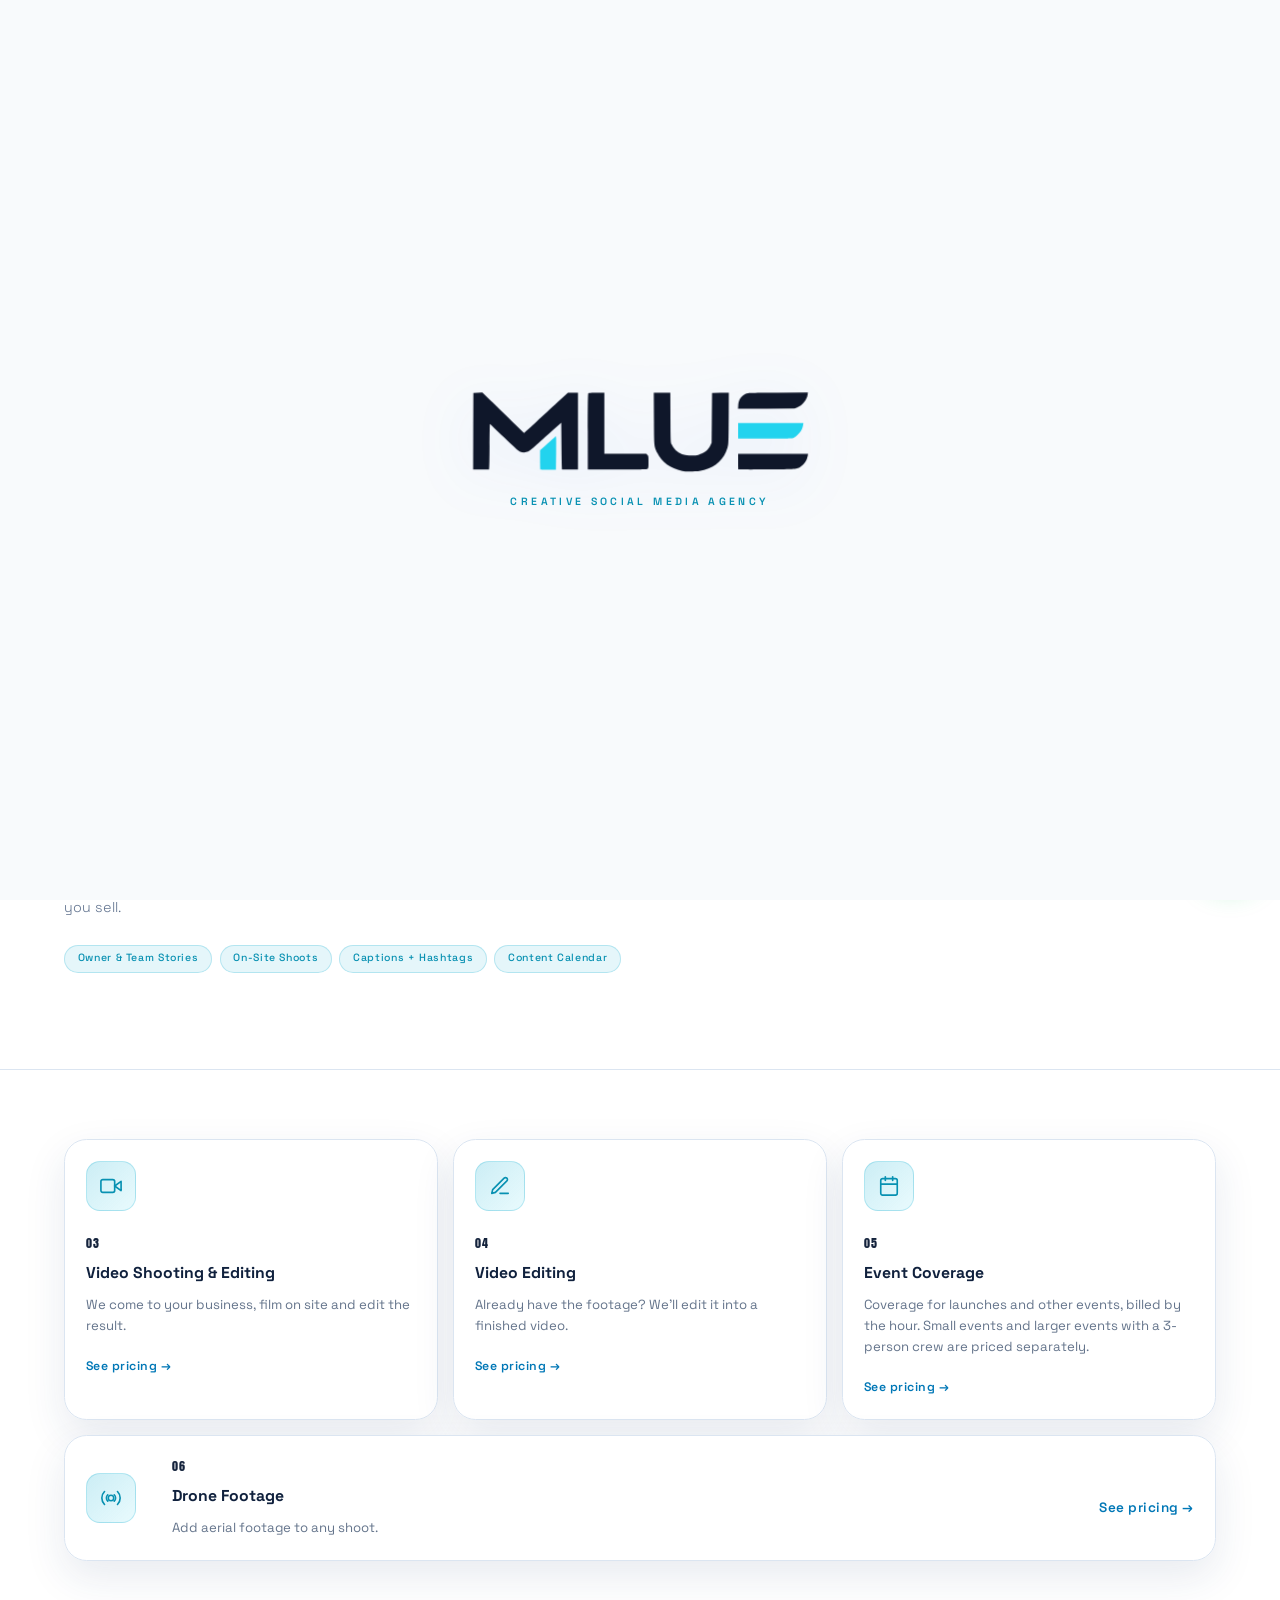
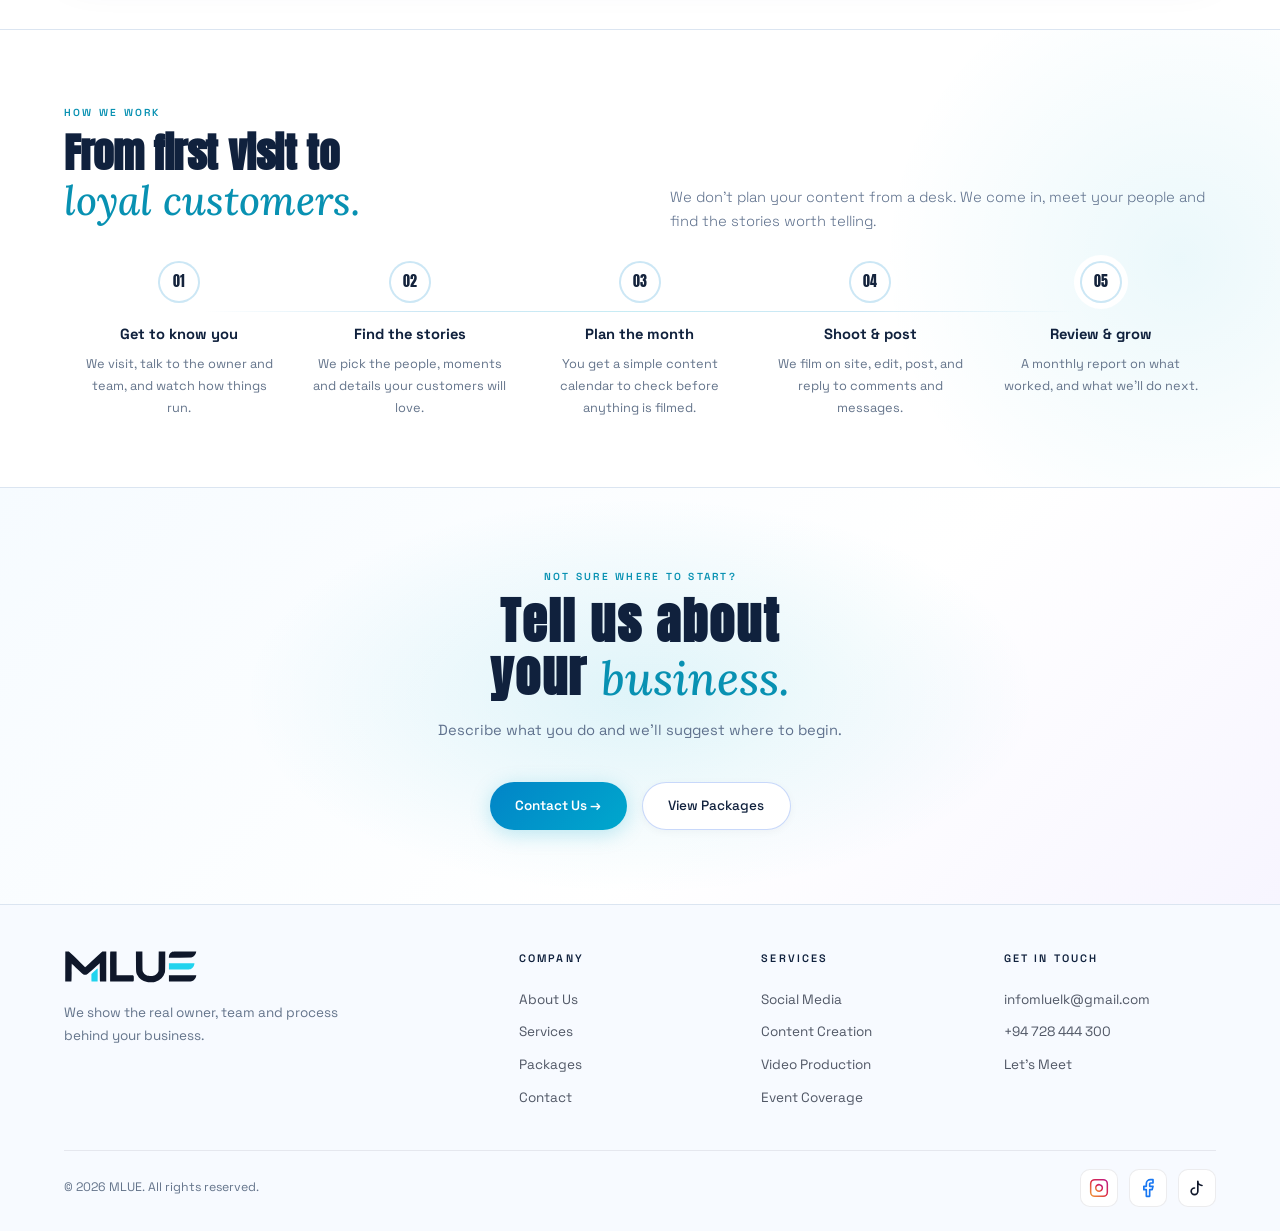
<file: services.html>
<!DOCTYPE html>
<html lang="en">
<head>
<meta charset="UTF-8">
<meta name="viewport" content="width=device-width, initial-scale=1.0">
<meta name="description" content="Social media management, brand storytelling, video, event coverage and drone footage from MLUE in Sri Lanka.">
<title>Services | MLUE</title>
<link rel="icon" type="image/svg+xml" href="favicon.svg">
<link rel="stylesheet" href="shared.css?v=1791568788258">
<style>

/* ── HERO (Plain White, Centered) ─────────────────────────── */
#hero {
  min-height: 46vh;
  display: flex;
  flex-direction: column;
  justify-content: center;
  align-items: center;
  text-align: center;
  padding: 8.5rem 5vw 4.5rem;
  background: #FFFFFF !important;
  position: relative;
  overflow: hidden;
}
.hero-grid {
  position: absolute; inset: 0;
  background-image: linear-gradient(rgba(15,23,42,0.035) 1px, transparent 1px),
    linear-gradient(90deg, rgba(15,23,42,0.035) 1px, transparent 1px);
  background-size: 60px 60px;
  mask-image: radial-gradient(ellipse 70% 70% at 50% 50%, black 20%, transparent 80%);
  z-index: 0;
  pointer-events: none;
}
#hero .hero-content {
  position: relative;
  z-index: 2;
  max-width: 860px;
  margin: 0 auto;
  text-align: center;
  display: flex;
  flex-direction: column;
  align-items: center;
}
.page-kicker {
  font-size: 0.72rem; letter-spacing: 0.22em; text-transform: uppercase;
  color: var(--cyan); font-weight: 600; margin-bottom: 1.2rem;
  display: inline-flex; align-items: center; justify-content: center; gap: 0.5rem;
  opacity: 0; animation: fadeUp 0.7s 0.2s forwards;
}
.page-title {
  font-family: 'Anton', sans-serif;
  font-size: clamp(3.6rem, 8.5vw, 7.5rem);
  line-height: 1.0;
  letter-spacing: 0.01em;
  opacity: 0; animation: fadeUp 0.8s 0.35s forwards;
  color: #0F172A;
  text-align: center;
}
.page-title .cyan { color: var(--cyan); }

/* ── SERVICES FULL ────────────────────────────────────────── */
#services-full { padding:7rem 5vw; border-top:1px solid var(--border); }

/* Featured typography blocks — no images */
.svc-feature-block {
  display:grid; grid-template-columns:1fr 1fr; gap:5rem; align-items:center;
  padding:4.5rem 0; border-bottom:1px solid var(--border); position:relative;
}
.svc-feature-block:last-of-type { border-bottom:none; }
.svc-feature-block.reverse { direction:rtl; }
.svc-feature-block.reverse > * { direction:ltr; }

.svc-feature-number {
  font-family:'Anton',sans-serif; font-size:clamp(6rem,14vw,12rem);
  line-height:1; color:rgba(34,211,238,0.06); user-select:none;
  display:flex; align-items:center; justify-content:center;
  transition:color 0.4s;
}
.svc-feature-block:hover .svc-feature-number { color:rgba(34,211,238,0.10); }

.svc-feature-content { display:flex; flex-direction:column; gap:1.2rem; }
.svc-feature-kicker {
  font-size:0.7rem; letter-spacing:0.22em; text-transform:uppercase;
  color:var(--cyan); font-weight:600;
  display:inline-flex; align-items:center; gap:0.5rem;
}
.svc-feature-title {
  font-family:'Anton',sans-serif; font-size:clamp(1.9rem,3.5vw,2.8rem);
  line-height:1.05; transition:color 0.3s;
}
.svc-feature-block:hover .svc-feature-title { color:var(--cyan); }
.svc-feature-desc { color:var(--white-dim); font-size:0.97rem; line-height:1.85; font-weight:300; max-width:480px; }
.svc-tags { display:flex; flex-wrap:wrap; gap:0.5rem; margin-top:0.5rem; }
.svc-tag {
  font-size:0.7rem; padding:0.3rem 0.85rem; border:1px solid var(--border-cyan);
  border-radius:3rem; color:var(--cyan); font-weight:500; letter-spacing:0.06em;
  background:var(--cyan-dim); transition:background 0.2s;
}
.svc-tag:hover { background:rgba(34,211,238,0.18); }

/* ── SERVICE CARDS (03–06) ────────────────────────────────── */
.svc-cards-section {
  padding:5rem 5vw 7rem; background:var(--navy); border-top:1px solid var(--border);
}
.svc-cards-header { margin-bottom:3.5rem; }
.svc-grid-3 { display:grid; grid-template-columns:repeat(3,1fr); gap:1.5rem; }
.svc-card {
  background:var(--navy-card); border:1px solid var(--border-blue); border-radius:1.5rem;
  padding:2.2rem; position:relative; overflow:hidden;
  transition:transform 0.35s,box-shadow 0.35s,border-color 0.35s;
}
.svc-card::before {
  content:''; position:absolute; inset:0;
  background:linear-gradient(135deg,rgba(0,168,205,0.07),rgba(34,211,238,0.03));
  opacity:0; transition:opacity 0.35s;
  pointer-events:none;
}
.svc-card:hover { transform:translateY(-8px); border-color:var(--border-cyan); box-shadow:0 24px 60px rgba(34,211,238,0.08); }
.svc-card:hover::before { opacity:1; }
.svc-card-glow {
  position:absolute; top:-50px; right:-50px; width:140px; height:140px; border-radius:50%;
  background:radial-gradient(circle,rgba(34,211,238,0.12) 0%,transparent 70%);
  opacity:0; transition:opacity 0.4s;
}
.svc-card:hover .svc-card-glow { opacity:1; }

/* Premium unified icon badges */
.svc-icon-badge {
  width:50px; height:50px; border-radius:14px; margin-bottom:1.5rem;
  display:flex; align-items:center; justify-content:center;
  background:linear-gradient(135deg,rgba(0,168,205,0.2),rgba(34,211,238,0.1));
  border:1px solid var(--border-cyan);
  transition:box-shadow 0.3s, background 0.3s;
}
.svc-card:hover .svc-icon-badge {
  box-shadow:0 0 24px rgba(34,211,238,0.25);
  background:linear-gradient(135deg,rgba(0,168,205,0.28),rgba(34,211,238,0.16));
}
.svc-icon-badge svg { width:22px; height:22px; stroke:var(--cyan); fill:none; stroke-width:1.8; stroke-linecap:round; stroke-linejoin:round; }

.svc-card-num { font-family:'Anton',sans-serif; font-size:0.82rem; color:rgba(34,211,238,0.3); margin-bottom:0.65rem; letter-spacing:0.1em; }
.svc-card-title { font-weight:700; font-size:1.15rem; margin-bottom:0.7rem; line-height:1.3; transition:color 0.3s; }
.svc-card:hover .svc-card-title { color:var(--cyan); }
.svc-card-desc { color:var(--grey); font-size:0.87rem; line-height:1.75; }
.svc-card-link {
  display:inline-flex; align-items:center; gap:0.4rem; margin-top:1.4rem;
  font-size:0.82rem; font-weight:600; color:var(--blue-bright); letter-spacing:0.04em;
  text-decoration:none; transition:color 0.2s,gap 0.2s;
}
.svc-card:hover .svc-card-link { color:var(--cyan); gap:0.7rem; }

/* Wide card for AI */
.svc-card-wide {
  grid-column:1/-1;
  display:grid; grid-template-columns:auto 1fr auto; gap:2.4rem; align-items:center;
}
@media (max-width:600px) {
  .svc-card-wide { grid-template-columns:1fr; }
  .svc-card-wide-cta { margin-top:0.5rem; }
}

/* ── PROCESS (redesigned) ─────────────────────────────────── */
#process { padding:7rem 5vw; border-top:1px solid var(--border); position:relative; overflow:hidden; }
#process::before {
  content:''; position:absolute; right:-200px; top:50%; transform:translateY(-50%);
  width:600px; height:600px; border-radius:50%;
  background:radial-gradient(circle,rgba(0,168,205,0.08) 0%,transparent 70%);
  pointer-events:none;
}

.process-header {
  display:grid; grid-template-columns:1fr 1fr; gap:4rem; align-items:end; margin-bottom:5rem;
}

.process-grid {
  display:grid; grid-template-columns:repeat(5,1fr); gap:0; position:relative;
}
/* Connector line */
.process-grid::before {
  content:''; position:absolute; top:50px; left:calc(10% + 25px); right:calc(10% + 25px);
  height:1px; background:linear-gradient(90deg,transparent,var(--border-blue),var(--border-cyan),var(--border-blue),transparent);
  z-index:0;
}

.proc-item {
  display:flex; flex-direction:column; align-items:center; text-align:center;
  padding:0 1rem; position:relative; z-index:1;
  opacity:0; transform:translateY(24px); transition:opacity 0.6s ease,transform 0.6s ease;
}
.proc-item.visible { opacity:1; transform:translateY(0); }
.proc-item:nth-child(1) { transition-delay:0s; }
.proc-item:nth-child(2) { transition-delay:0.1s; }
.proc-item:nth-child(3) { transition-delay:0.2s; }
.proc-item:nth-child(4) { transition-delay:0.3s; }
.proc-item:nth-child(5) { transition-delay:0.4s; }

.proc-num-wrap {
  width:50px; height:50px; border-radius:50%; border:2px solid var(--border-blue);
  background:var(--navy-card); display:flex; align-items:center; justify-content:center;
  font-family:'Anton',sans-serif; font-size:1rem; color:var(--cyan);
  margin-bottom:1.5rem; position:relative; transition:all 0.3s;
  box-shadow:0 0 0 6px var(--navy-deep);
}
.proc-item:hover .proc-num-wrap {
  background:var(--blue); border-color:var(--cyan); box-shadow:0 0 0 6px var(--navy-deep),0 0 20px var(--cyan-glow);
}
.proc-step-title { font-weight:700; font-size:0.95rem; margin-bottom:0.6rem; line-height:1.3; transition:color 0.3s; }
.proc-item:hover .proc-step-title { color:var(--cyan); }
.proc-step-desc { color:var(--grey); font-size:0.82rem; line-height:1.7; }

/* Mobile process: stack vertically */
@media (max-width:768px) {
  .process-grid { grid-template-columns:1fr; gap:0; }
  .process-grid::before { display:none; }
  .proc-item { flex-direction:row; align-items:flex-start; text-align:left; gap:1.2rem; padding:1.5rem 0; border-bottom:1px solid var(--border); }
  .proc-item:last-child { border-bottom:none; }
  .proc-num-wrap { flex-shrink:0; margin-bottom:0; }
  .proc-item-text { flex:1; }
  .process-header { grid-template-columns:1fr; }
}

/* ── CTA STRIP ────────────────────────────────────────────── */
#svc-cta {
  padding:8rem 5vw; text-align:center; border-top:1px solid var(--border);
  position:relative; overflow:hidden;
  background:linear-gradient(180deg,var(--navy) 0%,var(--navy-deep) 100%);
}
#svc-cta::before {
  content:''; position:absolute; left:50%; top:50%; transform:translate(-50%,-50%);
  width:800px; height:400px; border-radius:50%;
  background:radial-gradient(ellipse,rgba(0,168,205,0.12) 0%,transparent 70%);
  pointer-events:none;
}
.svc-cta-title {
  font-family:'Anton',sans-serif; font-size:clamp(2.5rem,6vw,5.5rem);
  line-height:1.05; letter-spacing:0.04em; margin-bottom:2rem; position:relative;
}
.svc-cta-title .cyan { color:var(--cyan); }

/* Responsive */
@media (max-width:900px) {
  .svc-feature-block { grid-template-columns:1fr; gap:2rem; }
  .svc-feature-block.reverse { direction:ltr; }
  .svc-feature-number { font-size:clamp(4rem,18vw,8rem); }
  .svc-grid-3 { grid-template-columns:1fr; }
  .svc-cards-section { padding:4rem 5vw 5rem; }
}
@media (max-width:600px) {
  #services-full { padding:5rem 5vw; }
  .svc-feature-block { padding:3rem 0; }
}
</style>
<link rel="stylesheet" href="refresh.css?v=1">
<link rel="stylesheet" href="deck.css?v=2">
<link rel="stylesheet" href="motion.css?v=2">
<link rel="stylesheet" href="compact.css?v=2">
</head>
<body>
<!-- MLUE INTRO LOADER -->
<div id="mlue-loader">
  <div class="loader-stage" id="loaderStage">
    <svg class="loader-logo" id="loaderSvg" xmlns="http://www.w3.org/2000/svg" viewBox="88 468 634 162" style="width:min(340px,32vw);height:auto;display:block;overflow:visible;">
      <path class="from-left"  fill="#0F172A" d="M 483.695312 620.753906 C 461.484375 616.179688 445.511719 604.699219 437.359375 587.480469 C 431.121094 574.417969 431.285156 576.332031 430.953125 522.84375 L 430.703125 474.761719 L 461.484375 474.761719 L 461.734375 520.761719 C 461.980469 564.105469 462.148438 566.933594 463.644531 570.675781 C 467.304688 579.578125 474.460938 586.398438 483.363281 589.5625 C 490.683594 592.140625 506.65625 592.804688 513.5625 590.808594 C 525.207031 587.480469 532.113281 582.070312 536.355469 573.007812 L 538.519531 568.347656 L 538.933594 521.757812 L 539.347656 475.171875 L 554.988281 474.921875 L 570.628906 474.757812 L 570.382812 522.757812 C 570.050781 569.675781 570.050781 571.003906 568.21875 576.914062 C 561.644531 598.625 547.503906 612.1875 524.292969 619.171875 C 517.808594 621.085938 515.144531 621.417969 503.164062 621.667969 C 493.597656 621.835938 487.6875 621.585938 483.699219 620.753906 Z"/>
      <path class="from-left"  fill="#0F172A" d="M 108.175781 618.011719 L 93.867188 617.84375 L 94.03125 546.46875 L 94.28125 475.175781 L 102.683594 474.925781 L 111.003906 474.679688 L 126.808594 489.902344 C 135.460938 498.21875 152.933594 515.109375 165.574219 527.421875 L 188.703125 549.796875 L 190.949219 547.964844 C 192.277344 546.96875 201.84375 538.230469 212.410156 528.5 C 222.890625 518.765625 240.359375 502.628906 251.09375 492.726562 L 270.644531 474.761719 L 289.363281 474.761719 L 289.363281 617.84375 L 274.804688 617.84375 C 266.820312 617.84375 259.996094 617.925781 259.664062 618.09375 C 259.25 618.175781 258.832031 598.542969 258.582031 574.417969 L 258.167969 530.660156 L 240.699219 546.46875 C 206.59375 577.414062 199.9375 583.15625 196.609375 584.652344 C 192.199219 586.648438 185.128906 586.648438 180.554688 584.570312 C 178.222656 583.492188 168.742188 574.921875 151.355469 557.949219 C 137.210938 544.222656 125.398438 532.992188 125.148438 532.992188 C 124.902344 532.992188 124.570312 552.125 124.484375 575.585938 C 124.316406 603.203125 123.902344 618.175781 123.402344 618.175781 C 122.988281 618.257812 116.082031 618.175781 108.179688 618.011719 Z"/>
      <path class="from-left"  fill="#0F172A" d="M 307.996094 617.929688 C 307.832031 617.761719 307.664062 585.902344 307.664062 547.132812 C 307.664062 493.480469 307.910156 476.507812 308.664062 475.757812 C 309.328125 475.09375 313.988281 474.761719 324.050781 474.761719 L 338.445312 474.761719 L 338.445312 588.730469 L 416.726562 588.730469 L 418.722656 590.808594 C 420.71875 592.71875 420.800781 593.21875 420.800781 603.953125 C 420.800781 613.601562 420.632812 615.265625 419.300781 616.429688 C 417.972656 617.597656 412.066406 617.761719 363.066406 618.011719 C 332.953125 618.175781 308.160156 618.09375 307.992188 617.929688 Z"/>
      <path class="from-right" fill="#0F172A" d="M 588.347656 617.929688 C 588.179688 617.761719 588.015625 611.109375 588.015625 603.121094 L 588.015625 588.730469 L 718.371094 588.730469 L 717.625 593.054688 C 716.125 601.042969 711.300781 608.445312 704.644531 612.855469 C 697.160156 617.847656 697.324219 617.761719 640.589844 618.015625 C 612.054688 618.179688 588.511719 618.097656 588.347656 617.933594 Z"/>
      <path class="from-right" fill="#0F172A" d="M 588.179688 498.300781 C 588.761719 488.320312 593.585938 481 602.15625 476.925781 C 605.820312 475.179688 606.898438 475.179688 661.972656 474.925781 L 718.042969 474.679688 L 717.542969 478.507812 C 716.210938 487.824219 707.476562 498.558594 697.992188 502.382812 L 693.25 504.292969 L 640.507812 504.542969 L 587.765625 504.789062 Z"/>
      <path class="from-left"  fill="#22D3EE" d="M 219.234375 618.175781 C 218.902344 617.84375 218.652344 609.609375 218.652344 599.957031 L 218.652344 582.324219 L 227.136719 574.503906 C 241.863281 560.859375 247.101562 556.285156 248.101562 556.285156 C 248.765625 556.285156 248.933594 564.601562 248.601562 587.230469 L 248.1875 618.261719 L 233.960938 618.511719 C 226.222656 618.589844 219.570312 618.429688 219.238281 618.175781 Z"/>
      <path class="from-right" fill="#22D3EE" d="M 588.015625 545.882812 L 588.015625 531.328125 L 709.636719 531.328125 L 709.058594 535.320312 C 708.808594 537.484375 707.644531 541.226562 706.480469 543.722656 C 703.816406 549.546875 695.332031 557.949219 690.503906 559.445312 C 687.925781 560.195312 674.699219 560.445312 637.511719 560.445312 L 588.015625 560.445312 Z"/>
    </svg>
    <div class="loader-tagline">Creative Social Media Agency</div>
  </div>
</div>

<!-- NAV -->
<nav id="main-nav">
  <a href="index.html" class="nav-logo"><div class="logo-svg-wrap"><svg style="color:#0f172a;" xmlns="http://www.w3.org/2000/svg" viewBox="88 468 634 162"><path fill="currentColor" d="M 483.695312 620.753906 C 461.484375 616.179688 445.511719 604.699219 437.359375 587.480469 C 431.121094 574.417969 431.285156 576.332031 430.953125 522.84375 L 430.703125 474.761719 L 461.484375 474.761719 L 461.734375 520.761719 C 461.980469 564.105469 462.148438 566.933594 463.644531 570.675781 C 467.304688 579.578125 474.460938 586.398438 483.363281 589.5625 C 490.683594 592.140625 506.65625 592.804688 513.5625 590.808594 C 525.207031 587.480469 532.113281 582.070312 536.355469 573.007812 L 538.519531 568.347656 L 538.933594 521.757812 L 539.347656 475.171875 L 554.988281 474.921875 L 570.628906 474.757812 L 570.382812 522.757812 C 570.050781 569.675781 570.050781 571.003906 568.21875 576.914062 C 561.644531 598.625 547.503906 612.1875 524.292969 619.171875 C 517.808594 621.085938 515.144531 621.417969 503.164062 621.667969 C 493.597656 621.835938 487.6875 621.585938 483.699219 620.753906 Z"/><path fill="currentColor" d="M 108.175781 618.011719 L 93.867188 617.84375 L 94.03125 546.46875 L 94.28125 475.175781 L 102.683594 474.925781 L 111.003906 474.679688 L 126.808594 489.902344 C 135.460938 498.21875 152.933594 515.109375 165.574219 527.421875 L 188.703125 549.796875 L 190.949219 547.964844 C 192.277344 546.96875 201.84375 538.230469 212.410156 528.5 C 222.890625 518.765625 240.359375 502.628906 251.09375 492.726562 L 270.644531 474.761719 L 289.363281 474.761719 L 289.363281 617.84375 L 274.804688 617.84375 C 266.820312 617.84375 259.996094 617.925781 259.664062 618.09375 C 259.25 618.175781 258.832031 598.542969 258.582031 574.417969 L 258.167969 530.660156 L 240.699219 546.46875 C 206.59375 577.414062 199.9375 583.15625 196.609375 584.652344 C 192.199219 586.648438 185.128906 586.648438 180.554688 584.570312 C 178.222656 583.492188 168.742188 574.921875 151.355469 557.949219 C 137.210938 544.222656 125.398438 532.992188 125.148438 532.992188 C 124.902344 532.992188 124.570312 552.125 124.484375 575.585938 C 124.316406 603.203125 123.902344 618.175781 123.402344 618.175781 C 122.988281 618.257812 116.082031 618.175781 108.179688 618.011719 Z"/><path fill="currentColor" d="M 307.996094 617.929688 C 307.832031 617.761719 307.664062 585.902344 307.664062 547.132812 C 307.664062 493.480469 307.910156 476.507812 308.664062 475.757812 C 309.328125 475.09375 313.988281 474.761719 324.050781 474.761719 L 338.445312 474.761719 L 338.445312 588.730469 L 416.726562 588.730469 L 418.722656 590.808594 C 420.71875 592.71875 420.800781 593.21875 420.800781 603.953125 C 420.800781 613.601562 420.632812 615.265625 419.300781 616.429688 C 417.972656 617.597656 412.066406 617.761719 363.066406 618.011719 C 332.953125 618.175781 308.160156 618.09375 307.992188 617.929688 Z"/><path fill="currentColor" d="M 588.347656 617.929688 C 588.179688 617.761719 588.015625 611.109375 588.015625 603.121094 L 588.015625 588.730469 L 718.371094 588.730469 L 717.625 593.054688 C 716.125 601.042969 711.300781 608.445312 704.644531 612.855469 C 697.160156 617.847656 697.324219 617.761719 640.589844 618.015625 C 612.054688 618.179688 588.511719 618.097656 588.347656 617.933594 Z"/><path fill="currentColor" d="M 588.179688 498.300781 C 588.761719 488.320312 593.585938 481 602.15625 476.925781 C 605.820312 475.179688 606.898438 475.179688 661.972656 474.925781 L 718.042969 474.679688 L 717.542969 478.507812 C 716.210938 487.824219 707.476562 498.558594 697.992188 502.382812 L 693.25 504.292969 L 640.507812 504.542969 L 587.765625 504.789062 Z"/><path fill="#22D3EE" d="M 219.234375 618.175781 C 218.902344 617.84375 218.652344 609.609375 218.652344 599.957031 L 218.652344 582.324219 L 227.136719 574.503906 C 241.863281 560.859375 247.101562 556.285156 248.101562 556.285156 C 248.765625 556.285156 248.933594 564.601562 248.601562 587.230469 L 248.1875 618.261719 L 233.960938 618.511719 C 226.222656 618.589844 219.570312 618.429688 219.238281 618.175781 Z"/><path fill="#22D3EE" d="M 588.015625 545.882812 L 588.015625 531.328125 L 709.636719 531.328125 L 709.058594 535.320312 C 708.808594 537.484375 707.644531 541.226562 706.480469 543.722656 C 703.816406 549.546875 695.332031 557.949219 690.503906 559.445312 C 687.925781 560.195312 674.699219 560.445312 637.511719 560.445312 L 588.015625 560.445312 Z"/></svg></div></a>
  <ul class="nav-links">
    <li><a href="index.html">Home</a></li>
    <li><a href="about.html">About</a></li>
    <li><a href="services.html" class="active">Services</a></li>
    <li><a href="work.html">Packages</a></li>
    <li><a href="contact.html" class="nav-cta">Contact Us →</a></li>
  </ul>
  <div class="nav-actions">
    <button class="nav-burger" aria-label="Open menu" onclick="toggleMenu()">☰</button>
  </div>
</nav>

<!-- HERO -->
<section id="hero">
  <div class="hero-grid"></div>
  <div class="hero-content">
    <p class="page-kicker">What We Do</p>
    <h1 class="page-title">SERVICES<br>WE <span class="cyan">OFFER</span></h1>
  </div>
</section>

<!-- SERVICES: Featured typography blocks -->
<section id="services-full">

  <div class="svc-feature-block reveal">
    <div class="svc-feature-number">01</div>
    <div class="svc-feature-content">
      <span class="svc-feature-kicker">Monthly Packages</span>
      <h2 class="svc-feature-title">Social Media Management</h2>
      <p class="svc-feature-desc">We run your Instagram, Facebook and TikTok every month. That covers the Reels, posts and Stories, the captions and hashtags, a content calendar you approve before anything is filmed, and a monthly report on what worked. What you get depends on the package you pick.</p>
      <div class="svc-tags">
        <span class="svc-tag">Instagram</span>
        <span class="svc-tag">Facebook</span>
        <span class="svc-tag">TikTok</span>
        <span class="svc-tag">Content Calendar</span>
        <span class="svc-tag">Community Management</span>
        <span class="svc-tag">Influencer Support</span>
        <span class="svc-tag">Monthly Report</span>
      </div>
    </div>
  </div>

  <div class="svc-feature-block reverse reveal">
    <div class="svc-feature-number">02</div>
    <div class="svc-feature-content">
      <span class="svc-feature-kicker">Your Real Story</span>
      <h2 class="svc-feature-title">Content Creation &amp; Brand Storytelling</h2>
      <p class="svc-feature-desc">We visit your business, talk to the owner and the team, and watch how things run. Then we film the people, moments and details your customers will love, so they can see the care and skill behind what you sell.</p>
      <div class="svc-tags">
        <span class="svc-tag">Owner &amp; Team Stories</span>
        <span class="svc-tag">On-Site Shoots</span>
        <span class="svc-tag">Captions + Hashtags</span>
        <span class="svc-tag">Content Calendar</span>
      </div>
    </div>
  </div>

</section>

<!-- SERVICE CARDS 03-06 -->
<section class="svc-cards-section">
  <div class="svc-grid-3">

    <div class="svc-card reveal">
      <div class="svc-card-glow"></div>
      <div class="svc-icon-badge">
        <svg viewBox="0 0 24 24"><polygon points="23 7 16 12 23 17 23 7"/><rect x="1" y="5" width="15" height="14" rx="2" ry="2"/></svg>
      </div>
      <div class="svc-card-num">03</div>
      <div class="svc-card-title">Video Shooting &amp; Editing</div>
      <p class="svc-card-desc">We come to your business, film on site and edit the result.</p>
      <a href="work.html#ala-carte" class="svc-card-link">See pricing →</a>
    </div>

    <div class="svc-card reveal">
      <div class="svc-card-glow"></div>
      <div class="svc-icon-badge">
        <svg viewBox="0 0 24 24"><path d="M12 20h9"/><path d="M16.5 3.5a2.121 2.121 0 013 3L7 19l-4 1 1-4L16.5 3.5z"/></svg>
      </div>
      <div class="svc-card-num">04</div>
      <div class="svc-card-title">Video Editing</div>
      <p class="svc-card-desc">Already have the footage? We'll edit it into a finished video.</p>
      <a href="work.html#ala-carte" class="svc-card-link">See pricing →</a>
    </div>

    <div class="svc-card reveal">
      <div class="svc-card-glow"></div>
      <div class="svc-icon-badge">
        <svg viewBox="0 0 24 24"><rect x="3" y="4" width="18" height="18" rx="2" ry="2"/><line x1="16" y1="2" x2="16" y2="6"/><line x1="8" y1="2" x2="8" y2="6"/><line x1="3" y1="10" x2="21" y2="10"/></svg>
      </div>
      <div class="svc-card-num">05</div>
      <div class="svc-card-title">Event Coverage</div>
      <p class="svc-card-desc">Coverage for launches and other events, billed by the hour. Small events and larger events with a 3-person crew are priced separately.</p>
      <a href="work.html#ala-carte" class="svc-card-link">See pricing →</a>
    </div>

    <div class="svc-card svc-card-wide reveal">
      <div class="svc-card-glow"></div>
      <div class="svc-icon-badge" style="flex-shrink:0;margin-bottom:0;">
        <svg viewBox="0 0 24 24"><circle cx="12" cy="12" r="3"/><path d="M19.07 4.93a10 10 0 0 1 0 14.14M4.93 4.93a10 10 0 0 0 0 14.14"/><path d="M15.54 8.46a5 5 0 0 1 0 7.07M8.46 8.46a5 5 0 0 0 0 7.07"/></svg>
      </div>
      <div>
        <div class="svc-card-num">06</div>
        <div class="svc-card-title">Drone Footage</div>
        <p class="svc-card-desc">Add aerial footage to any shoot.</p>
      </div>
      <div class="svc-card-wide-cta">
        <a href="work.html#ala-carte" class="svc-card-link" style="white-space:nowrap;font-size:0.9rem;">See pricing →</a>
      </div>
    </div>

  </div>
</section>

<!-- PROCESS -->
<section id="process">
  <div class="process-header">
    <div>
      <p class="section-label reveal">How We Work</p>
      <h2 class="section-title reveal reveal-delay-1">From first visit to<br><span class="italic-accent">loyal customers.</span></h2>
    </div>
    <p class="section-sub reveal reveal-delay-2">We don't plan your content from a desk. We come in, meet your people and find the stories worth telling.</p>
  </div>

  <div class="process-grid">
    <div class="proc-item">
      <div class="proc-num-wrap">01</div>
      <div class="proc-item-text">
        <div class="proc-step-title">Get to know you</div>
        <p class="proc-step-desc">We visit, talk to the owner and team, and watch how things run.</p>
      </div>
    </div>
    <div class="proc-item">
      <div class="proc-num-wrap">02</div>
      <div class="proc-item-text">
        <div class="proc-step-title">Find the stories</div>
        <p class="proc-step-desc">We pick the people, moments and details your customers will love.</p>
      </div>
    </div>
    <div class="proc-item">
      <div class="proc-num-wrap">03</div>
      <div class="proc-item-text">
        <div class="proc-step-title">Plan the month</div>
        <p class="proc-step-desc">You get a simple content calendar to check before anything is filmed.</p>
      </div>
    </div>
    <div class="proc-item">
      <div class="proc-num-wrap">04</div>
      <div class="proc-item-text">
        <div class="proc-step-title">Shoot &amp; post</div>
        <p class="proc-step-desc">We film on site, edit, post, and reply to comments and messages.</p>
      </div>
    </div>
    <div class="proc-item">
      <div class="proc-num-wrap">05</div>
      <div class="proc-item-text">
        <div class="proc-step-title">Review &amp; grow</div>
        <p class="proc-step-desc">A monthly report on what worked, and what we'll do next.</p>
      </div>
    </div>
  </div>
</section>

<!-- CTA -->
<section id="svc-cta">
  <p class="section-label reveal" style="justify-content:center;">Not sure where to start?</p>
  <h2 class="svc-cta-title reveal reveal-delay-1">Tell us about<br>your <span class="italic-accent">business.</span></h2>
  <p class="closing-sub reveal reveal-delay-2">Describe what you do and we'll suggest where to begin.</p>
  <div style="display:flex;gap:1rem;justify-content:center;flex-wrap:wrap;" class="reveal reveal-delay-3">
    <a href="contact.html" class="btn-primary">Contact Us →</a>
    <a href="work.html" class="btn-secondary">View Packages</a>
  </div>
</section>

<!-- FOOTER -->
<footer>
  <div class="footer-grid">
    <div class="footer-brand">
      <div class="logo-svg-wrap" style="height:36px;">
        <svg style="color:#0f172a;" xmlns="http://www.w3.org/2000/svg" viewBox="88 468 634 162"><path fill="currentColor" d="M 483.695312 620.753906 C 461.484375 616.179688 445.511719 604.699219 437.359375 587.480469 C 431.121094 574.417969 431.285156 576.332031 430.953125 522.84375 L 430.703125 474.761719 L 461.484375 474.761719 L 461.734375 520.761719 C 461.980469 564.105469 462.148438 566.933594 463.644531 570.675781 C 467.304688 579.578125 474.460938 586.398438 483.363281 589.5625 C 490.683594 592.140625 506.65625 592.804688 513.5625 590.808594 C 525.207031 587.480469 532.113281 582.070312 536.355469 573.007812 L 538.519531 568.347656 L 538.933594 521.757812 L 539.347656 475.171875 L 554.988281 474.921875 L 570.628906 474.757812 L 570.382812 522.757812 C 570.050781 569.675781 570.050781 571.003906 568.21875 576.914062 C 561.644531 598.625 547.503906 612.1875 524.292969 619.171875 C 517.808594 621.085938 515.144531 621.417969 503.164062 621.667969 C 493.597656 621.835938 487.6875 621.585938 483.699219 620.753906 Z"/><path fill="currentColor" d="M 108.175781 618.011719 L 93.867188 617.84375 L 94.03125 546.46875 L 94.28125 475.175781 L 102.683594 474.925781 L 111.003906 474.679688 L 126.808594 489.902344 C 135.460938 498.21875 152.933594 515.109375 165.574219 527.421875 L 188.703125 549.796875 L 190.949219 547.964844 C 192.277344 546.96875 201.84375 538.230469 212.410156 528.5 C 222.890625 518.765625 240.359375 502.628906 251.09375 492.726562 L 270.644531 474.761719 L 289.363281 474.761719 L 289.363281 617.84375 L 274.804688 617.84375 C 266.820312 617.84375 259.996094 617.925781 259.664062 618.09375 C 259.25 618.175781 258.832031 598.542969 258.582031 574.417969 L 258.167969 530.660156 L 240.699219 546.46875 C 206.59375 577.414062 199.9375 583.15625 196.609375 584.652344 C 192.199219 586.648438 185.128906 586.648438 180.554688 584.570312 C 178.222656 583.492188 168.742188 574.921875 151.355469 557.949219 C 137.210938 544.222656 125.398438 532.992188 125.148438 532.992188 C 124.902344 532.992188 124.570312 552.125 124.484375 575.585938 C 124.316406 603.203125 123.902344 618.175781 123.402344 618.175781 C 122.988281 618.257812 116.082031 618.175781 108.179688 618.011719 Z"/><path fill="currentColor" d="M 307.996094 617.929688 C 307.832031 617.761719 307.664062 585.902344 307.664062 547.132812 C 307.664062 493.480469 307.910156 476.507812 308.664062 475.757812 C 309.328125 475.09375 313.988281 474.761719 324.050781 474.761719 L 338.445312 474.761719 L 338.445312 588.730469 L 416.726562 588.730469 L 418.722656 590.808594 C 420.71875 592.71875 420.800781 593.21875 420.800781 603.953125 C 420.800781 613.601562 420.632812 615.265625 419.300781 616.429688 C 417.972656 617.597656 412.066406 617.761719 363.066406 618.011719 C 332.953125 618.175781 308.160156 618.09375 307.992188 617.929688 Z"/><path fill="currentColor" d="M 588.347656 617.929688 C 588.179688 617.761719 588.015625 611.109375 588.015625 603.121094 L 588.015625 588.730469 L 718.371094 588.730469 L 717.625 593.054688 C 716.125 601.042969 711.300781 608.445312 704.644531 612.855469 C 697.160156 617.847656 697.324219 617.761719 640.589844 618.015625 C 612.054688 618.179688 588.511719 618.097656 588.347656 617.933594 Z"/><path fill="currentColor" d="M 588.179688 498.300781 C 588.761719 488.320312 593.585938 481 602.15625 476.925781 C 605.820312 475.179688 606.898438 475.179688 661.972656 474.925781 L 718.042969 474.679688 L 717.542969 478.507812 C 716.210938 487.824219 707.476562 498.558594 697.992188 502.382812 L 693.25 504.292969 L 640.507812 504.542969 L 587.765625 504.789062 Z"/><path fill="#22D3EE" d="M 219.234375 618.175781 C 218.902344 617.84375 218.652344 609.609375 218.652344 599.957031 L 218.652344 582.324219 L 227.136719 574.503906 C 241.863281 560.859375 247.101562 556.285156 248.101562 556.285156 C 248.765625 556.285156 248.933594 564.601562 248.601562 587.230469 L 248.1875 618.261719 L 233.960938 618.511719 C 226.222656 618.589844 219.570312 618.429688 219.238281 618.175781 Z"/><path fill="#22D3EE" d="M 588.015625 545.882812 L 588.015625 531.328125 L 709.636719 531.328125 L 709.058594 535.320312 C 708.808594 537.484375 707.644531 541.226562 706.480469 543.722656 C 703.816406 549.546875 695.332031 557.949219 690.503906 559.445312 C 687.925781 560.195312 674.699219 560.445312 637.511719 560.445312 L 588.015625 560.445312 Z"/></svg>
      </div>
      <p>We show the real owner, team and process behind your business.</p>
    </div>
    <div class="footer-col">
      <h4>Company</h4>
      <a href="about.html">About Us</a>
      <a href="services.html">Services</a>
      <a href="work.html">Packages</a>
      <a href="contact.html">Contact</a>
    </div>
    <div class="footer-col">
      <h4>Services</h4>
      <a href="services.html">Social Media</a>
      <a href="services.html">Content Creation</a>
      <a href="services.html">Video Production</a>
      <a href="services.html">Event Coverage</a>
    </div>
    <div class="footer-col">
      <h4>Get in Touch</h4>
      <a href="mailto:infomluelk@gmail.com">infomluelk@gmail.com</a>
      <a href="tel:+94728444300">+94 728 444 300</a>
      <a href="contact.html">Let's Meet</a>
    </div>
  </div>
  <div class="footer-bottom">
    <div class="footer-copy">© 2026 MLUE. All rights reserved.</div>
    <div class="footer-social">
      <a href="https://www.instagram.com/mluelk?srtk=MWZrNHBvNHNieWljeQ%3D%3D&amp;utm_source=qr" target="_blank" rel="noopener noreferrer" aria-label="Instagram">
        <svg width="20" height="20" viewBox="0 0 24 24" fill="none" stroke="url(#ig-grad)" stroke-width="1.8" stroke-linecap="round" stroke-linejoin="round">
          <defs><linearGradient id="ig-grad" x1="0%" y1="100%" x2="100%" y2="0%"><stop offset="0%" stop-color="#f09433"/><stop offset="25%" stop-color="#e6683c"/><stop offset="50%" stop-color="#dc2743"/><stop offset="75%" stop-color="#cc2366"/><stop offset="100%" stop-color="#bc1888"/></linearGradient></defs>
          <rect x="2" y="2" width="20" height="20" rx="5" ry="5"/><path d="M16 11.37A4 4 0 1 1 12.63 8 4 4 0 0 1 16 11.37z"/><line x1="17.5" y1="6.5" x2="17.51" y2="6.5"/>
        </svg>
      </a>
      <a href="https://www.facebook.com/share/1C7NvD5EyV/?mibextid=wwXIfr" target="_blank" rel="noopener noreferrer" aria-label="Facebook">
        <svg width="20" height="20" viewBox="0 0 24 24" fill="none" stroke="#1877F2" stroke-width="2" stroke-linecap="round" stroke-linejoin="round">
          <path d="M18 2h-3a5 5 0 0 0-5 5v3H7v4h3v8h4v-8h3l1-4h-4V7a1 1 0 0 1 1-1h3z"/>
        </svg>
      </a>
      <a href="https://www.tiktok.com/@mlue.lk?_r=1&amp;_t=ZS-9APvXCyV6C0" target="_blank" rel="noopener noreferrer" aria-label="TikTok">
        <svg width="20" height="20" viewBox="0 0 24 24" fill="none" stroke="#0F172A" stroke-width="2" stroke-linecap="round" stroke-linejoin="round">
          <path d="M9 12a4 4 0 1 0 4 4V4a5 5 0 0 0 5 5"/>
        </svg>
      </a>
    </div>
  </div>
</footer>

<script src="motion.js" defer></script>

<script src="loader.js"></script>
</body>
</html>
</file>
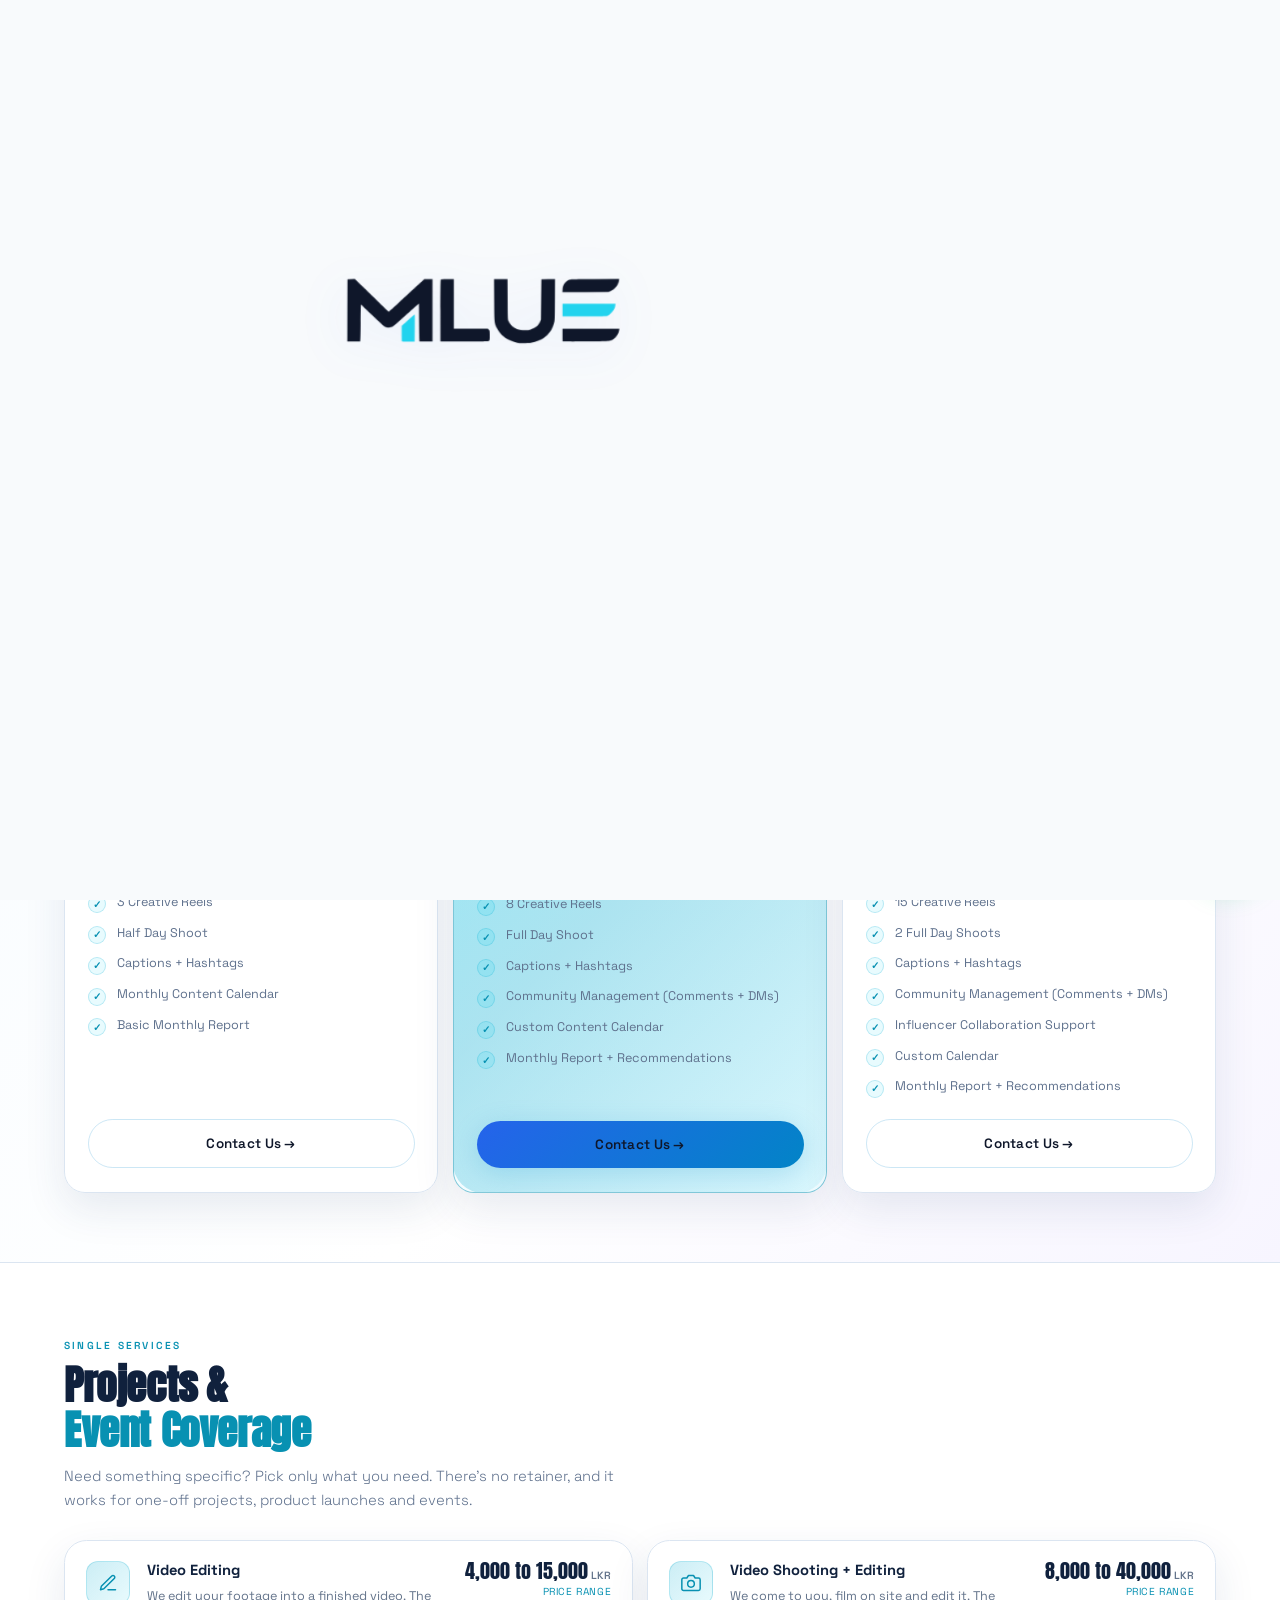
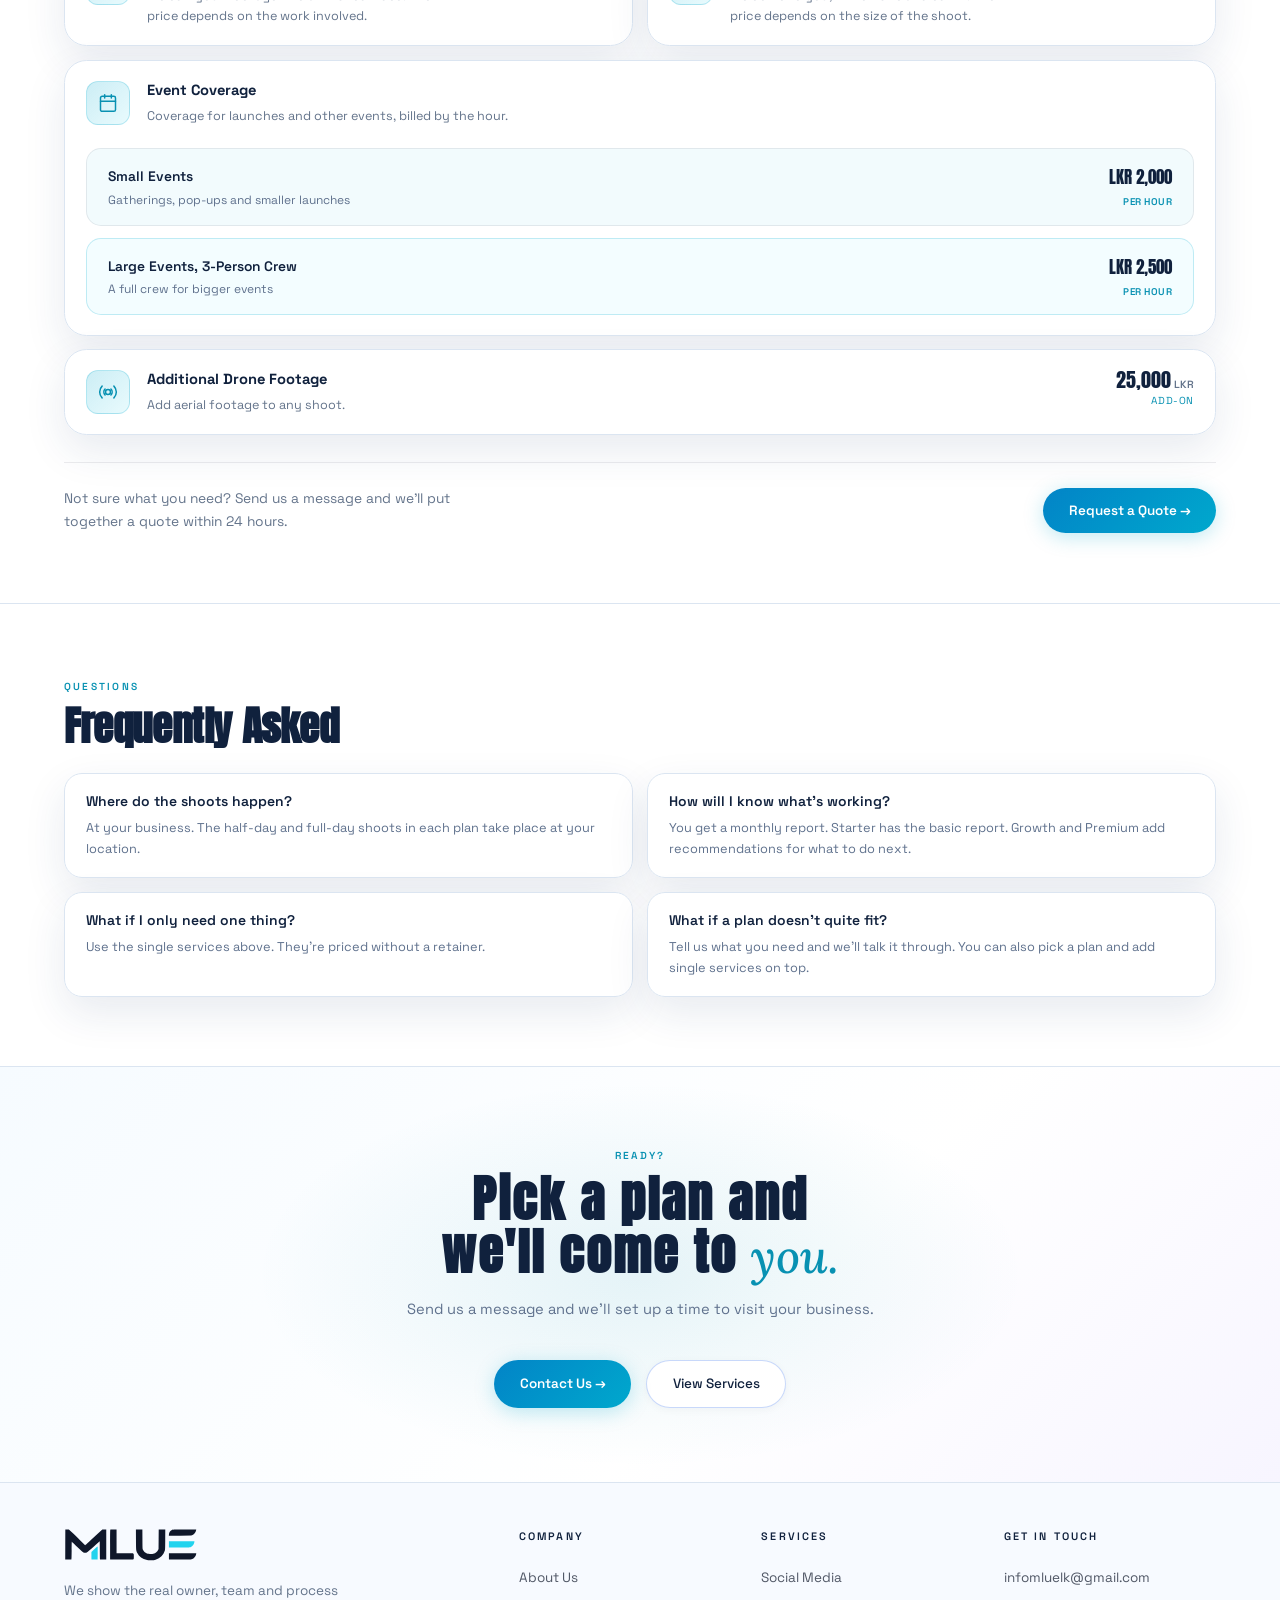
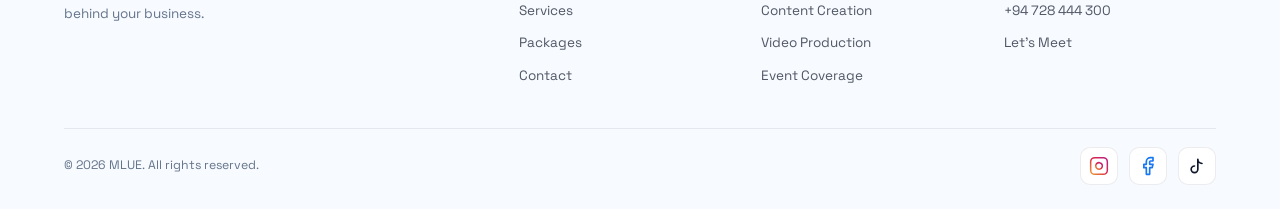
<file: work.html>
<!DOCTYPE html>
<html lang="en">
<head>
<meta charset="UTF-8">
<meta name="viewport" content="width=device-width, initial-scale=1.0">
<meta name="description" content="MLUE social media packages from LKR 35,000 a month, plus single services for video, events and drone footage.">
<title>Packages & Pricing | MLUE</title>
<link rel="icon" type="image/svg+xml" href="favicon.svg">
<link rel="stylesheet" href="shared.css?v=1791568788258">
<style>

/* ── HERO (Plain White, Centered) ─────────────────────────── */
#hero {
  min-height: 46vh;
  display: flex;
  flex-direction: column;
  justify-content: center;
  align-items: center;
  text-align: center;
  padding: 8.5rem 5vw 4.5rem;
  background: #FFFFFF !important;
  position: relative;
  overflow: hidden;
}
.hero-grid {
  position: absolute; inset: 0;
  background-image: linear-gradient(rgba(15,23,42,0.035) 1px, transparent 1px),
    linear-gradient(90deg, rgba(15,23,42,0.035) 1px, transparent 1px);
  background-size: 60px 60px;
  mask-image: radial-gradient(ellipse 70% 70% at 50% 50%, black 20%, transparent 80%);
  z-index: 0;
  pointer-events: none;
}
#hero .hero-content {
  position: relative;
  z-index: 2;
  max-width: 860px;
  margin: 0 auto;
  text-align: center;
  display: flex;
  flex-direction: column;
  align-items: center;
}
.page-kicker {
  font-size: 0.72rem; letter-spacing: 0.22em; text-transform: uppercase;
  color: var(--cyan); font-weight: 600; margin-bottom: 1.2rem;
  display: inline-flex; align-items: center; justify-content: center; gap: 0.5rem;
  opacity: 0; animation: fadeUp 0.7s 0.2s forwards;
}
.page-title {
  font-family: 'Anton', sans-serif;
  font-size: clamp(3.6rem, 8.5vw, 7.5rem);
  line-height: 1.0;
  letter-spacing: 0.01em;
  opacity: 0; animation: fadeUp 0.8s 0.35s forwards;
  color: #0F172A;
  text-align: center;
}
.page-title .cyan { color: var(--cyan); }

/* ── PACKAGES SECTION ─────────────────────────────────────── */
#packages {
  padding: 7rem 5vw 9rem;
  border-top: 1px solid var(--border);
}

.packages-intro {
  text-align: center;
  margin-bottom: 3.5rem;
}
.packages-intro .section-label { justify-content: center; }
.packages-intro .section-title {
  font-size: clamp(2.2rem, 5vw, 4rem);
  line-height: 1.1;
  margin-bottom: 1rem;
  letter-spacing: 0.01em;
}
.packages-intro .section-sub {
  margin: 0 auto;
  text-align: center;
  max-width: 520px;
}

/* Toggle */
.pkg-toggle {
  display: flex; gap: 0;
  background: var(--navy-card); border: 1px solid var(--border-blue);
  border-radius: 3rem; padding: 5px;
  width: fit-content; margin: 0 auto 5rem;
  opacity: 0; animation: fadeUp 0.7s 0.6s forwards;
}
.pkg-toggle-btn {
  padding: 0.7rem 1.8rem; border-radius: 3rem; border: none;
  background: none; color: var(--grey);
  font-family: 'Space Grotesk', sans-serif; font-size: 0.88rem; font-weight: 500;
  cursor: pointer; transition: all 0.3s; white-space: nowrap;
  display: flex; align-items: center; gap: 0.5rem;
}
.pkg-toggle-btn.active {
  background: linear-gradient(135deg, var(--blue), #0284C7);
  color: var(--white); box-shadow: 0 4px 20px var(--blue-glow);
}
.toggle-badge {
  background: rgba(34,211,238,0.15); color: var(--cyan);
  font-size: 0.68rem; font-weight: 700; letter-spacing: 0.06em;
  padding: 0.15rem 0.5rem; border-radius: 2rem;
  border: 1px solid var(--border-cyan);
  transition: background 0.3s;
}
.pkg-toggle-btn.active .toggle-badge {
  background: rgba(255,255,255,0.15); color: rgba(255,255,255,0.9); border-color: rgba(255,255,255,0.2);
}

/* Cards grid */
.pkg-grid {
  display: grid;
  grid-template-columns: repeat(3, 1fr);
  gap: 1.5rem;
  align-items: stretch;
}

.pkg-card {
  background: var(--navy-card); border: 1px solid var(--border-blue);
  border-radius: 2rem; padding: 2.8rem 2.5rem;
  position: relative; overflow: hidden;
  display: flex; flex-direction: column;
  transition: transform 0.4s cubic-bezier(0.34,1.4,0.64,1), box-shadow 0.4s, border-color 0.4s;
}
.pkg-card::before {
  content: ''; position: absolute; inset: 0;
  background: linear-gradient(135deg, rgba(0,168,205,0.05), rgba(34,211,238,0.02));
  opacity: 0; transition: opacity 0.4s;
  pointer-events: none;
}
.pkg-card:hover { transform: translateY(-10px); box-shadow: 0 28px 70px rgba(0,168,205,0.18); }
.pkg-card:hover::before { opacity: 1; }

/* Featured card */
.pkg-card.featured {
  border-color: var(--border-cyan);
  background: linear-gradient(160deg, rgba(0,168,205,0.1), rgba(34,211,238,0.04), var(--navy-card));
}
.pkg-card.featured::after {
  content: ''; position: absolute; inset: -1px; border-radius: 2rem;
  background: linear-gradient(135deg, rgba(34,211,238,0.5), rgba(0,168,205,0.3), rgba(34,211,238,0.1));
  z-index: -1;
}
.pkg-card.featured:hover { box-shadow: 0 28px 80px rgba(34,211,238,0.18); }

/* Badge */
.pkg-badge-wrap { min-height: 34px; margin-bottom: 1.5rem; display: flex; align-items: center; }
.pkg-badge {
  display: inline-flex; align-items: center; gap: 0.4rem;
  background: linear-gradient(135deg, rgba(34,211,238,0.18), rgba(0,168,205,0.12));
  color: var(--cyan); font-size: 0.7rem; font-weight: 700;
  letter-spacing: 0.12em; text-transform: uppercase;
  padding: 0.38rem 1rem; border-radius: 3rem;
  border: 1px solid var(--border-cyan);
  box-shadow: 0 0 16px rgba(34,211,238,0.12);
}
.badge-dot {
  width: 5px; height: 5px; border-radius: 50%; background: var(--cyan);
  animation: pulse 2s infinite;
}

/* Tier name */
.pkg-name {
  font-family: 'Anton', sans-serif;
  font-size: 1.5rem; letter-spacing: 0.08em;
  margin-bottom: 1.2rem; color: var(--white);
}

/* Price */
.pkg-price-block { margin-bottom: 0.6rem; }
.pkg-price-row { display: flex; align-items: baseline; gap: 0.25rem; }
.pkg-price-cur {
  font-size: 1rem; font-weight: 600; color: var(--grey);
  line-height: 1; margin-bottom: 0.2rem;
}
.pkg-price-num {
  font-family: 'Anton', sans-serif;
  font-size: clamp(2.6rem, 4.5vw, 3.4rem);
  line-height: 1; color: var(--white);
  transition: transform 0.3s ease, opacity 0.3s ease;
  display: inline-block;
}
.pkg-price-period {
  font-size: 0.8rem; color: var(--grey); margin-top: 0.3rem;
}
/* Strikethrough original price when discount active */
.pkg-price-original {
  font-size: 0.9rem; color: var(--grey); text-decoration: line-through;
  opacity: 0; max-height: 0; overflow: hidden; transition: opacity 0.3s, max-height 0.3s;
  margin-top: 0.1rem;
}
.pkg-price-original.visible { opacity: 0.6; max-height: 2rem; }
.pkg-price-save {
  display: inline-block; font-size: 0.72rem; font-weight: 700;
  color: #22c55e; background: rgba(34,197,94,0.1);
  border: 1px solid rgba(34,197,94,0.25); border-radius: 2rem;
  padding: 0.15rem 0.6rem; margin-left: 0.5rem;
  opacity: 0; transition: opacity 0.3s; vertical-align: middle;
}
.pkg-price-save.visible { opacity: 1; }

.pkg-divider {
  height: 1px; background: var(--border); margin: 1.8rem 0;
}

/* Features */
.pkg-features { list-style: none; display: flex; flex-direction: column; gap: 0.85rem; margin-bottom: 2.5rem; flex: 1; }
.pkg-features li {
  display: flex; align-items: flex-start; gap: 0.75rem;
  font-size: 0.88rem; color: var(--white-dim); line-height: 1.5;
}
.pkg-check {
  width: 18px; height: 18px; border-radius: 50%;
  background: rgba(34,211,238,0.1); border: 1px solid var(--border-cyan);
  display: flex; align-items: center; justify-content: center;
  flex-shrink: 0; margin-top: 0.1rem;
  font-size: 0.65rem; color: var(--cyan); font-weight: 700;
}
.pkg-card.featured .pkg-check {
  background: rgba(34,211,238,0.15);
}

/* CTA button */
.pkg-cta {
  display: block; text-align: center; padding: 1.1rem;
  border-radius: 3rem; font-weight: 600; font-size: 0.95rem;
  text-decoration: none; transition: all 0.3s; margin-top: auto;
  letter-spacing: 0.02em;
}
.pkg-cta-outline {
  border: 1px solid var(--border-blue); color: var(--white);
}
.pkg-cta-outline:hover {
  border-color: var(--cyan); color: var(--cyan);
  box-shadow: 0 0 28px rgba(34,211,238,0.12);
}
.pkg-cta-fill {
  background: linear-gradient(135deg, var(--blue), #0284C7);
  color: var(--white); box-shadow: 0 6px 28px var(--blue-glow);
}
.pkg-cta-fill:hover {
  background: linear-gradient(135deg, var(--blue-bright), var(--blue));
  transform: translateY(-2px); box-shadow: 0 14px 44px var(--blue-glow);
}

/* ── COMPARISON TABLE ─────────────────────────────────────── */
#compare {
  padding: 7rem 5vw; background: var(--navy); border-top: 1px solid var(--border);
}
.compare-table {
  margin-top: 4rem; border: 1px solid var(--border-blue);
  border-radius: 1.5rem; overflow: hidden;
}
.compare-header, .compare-row {
  display: grid; grid-template-columns: 2.2fr 1fr 1fr 1fr;
}
.compare-header { background: var(--navy-mid); }
.compare-row { border-top: 1px solid var(--border); transition: background 0.2s; }
.compare-row:nth-child(even) { background: rgba(0,168,205,0.02); }
.compare-row:hover { background: rgba(34,211,238,0.03); }
.ch, .cd { padding: 1.1rem 1.5rem; font-size: 0.87rem; }
.ch:first-child, .cd:first-child { font-weight: 500; color: var(--white-dim); }
.ch:not(:first-child) {
  font-family: 'Anton', sans-serif; font-size: 0.9rem;
  letter-spacing: 0.08em; text-align: center; color: var(--white);
}
.ch.highlight { color: var(--cyan); }
.cd:not(:first-child) { text-align: center; color: var(--grey); }
.cd.yes { color: var(--cyan); font-weight: 600; }
.cd.no { color: rgba(15, 23, 42, 0.2); }

/* ── A LA CARTE & EVENT SERVICES ──────────────────────────── */
#ala-carte {
  padding: 7rem 5vw; border-top: 1px solid var(--border);
}
.ala-intro { margin-bottom: 3.5rem; max-width: 620px; }
.ala-intro .section-title .cyan { color: var(--cyan); }

.ala-grid {
  display: grid; grid-template-columns: 1fr 1fr;
  gap: 1.2rem;
}
.ala-card-wide { grid-column: 1 / -1; }

.ala-card {
  background: var(--navy-card); border: 1px solid var(--border-blue);
  border-radius: 1.5rem; padding: 1.8rem 2rem;
  transition: border-color 0.3s, transform 0.3s, box-shadow 0.3s;
}
.ala-card:hover {
  border-color: var(--border-cyan);
  transform: translateY(-4px);
  box-shadow: 0 16px 40px rgba(0,168,205,0.1);
}

.ala-card-top { display: flex; align-items: flex-start; gap: 1.1rem; }
.ala-icon-badge {
  width: 44px; height: 44px; border-radius: 12px; flex-shrink: 0;
  display: flex; align-items: center; justify-content: center;
  background: linear-gradient(135deg, rgba(0,168,205,0.2), rgba(34,211,238,0.1));
  border: 1px solid var(--border-cyan);
}
.ala-icon-badge svg { width: 20px; height: 20px; stroke: var(--cyan); fill: none; stroke-width: 1.8; stroke-linecap: round; stroke-linejoin: round; }

.ala-card-info { flex: 1; min-width: 0; }
.ala-card-title { font-weight: 700; font-size: 1.02rem; margin-bottom: 0.4rem; line-height: 1.3; }
.ala-card-desc { color: var(--grey); font-size: 0.84rem; line-height: 1.6; }

.ala-price { text-align: right; flex-shrink: 0; padding-left: 1rem; }
.ala-price-num {
  font-family: 'Anton', sans-serif; font-size: 1.7rem; color: var(--white);
  line-height: 1; white-space: nowrap;
}
.ala-price-num .ala-cur { font-family: 'Space Grotesk', sans-serif; font-size: 0.7rem; font-weight: 600; color: var(--grey); margin-left: 0.2rem; }
.ala-price-label { font-size: 0.68rem; color: var(--cyan); text-transform: uppercase; letter-spacing: 0.06em; margin-top: 0.2rem; }

.ala-card-foot {
  display: flex; justify-content: space-between; align-items: baseline; gap: 1rem;
  margin-top: 1.3rem; padding-top: 1.1rem; border-top: 1px solid var(--border);
  font-size: 0.78rem; color: var(--grey);
}
.ala-card-foot strong { color: var(--white-dim); font-weight: 600; }

.ala-subrows { margin-top: 1.5rem; display: flex; flex-direction: column; gap: 0.8rem; }
.ala-subrow {
  display: flex; justify-content: space-between; align-items: center; gap: 1rem;
  background: rgba(0,168,205,0.05); border: 1px solid var(--border);
  border-radius: 1rem; padding: 1rem 1.4rem; transition: border-color 0.3s;
}
.ala-subrow:hover { border-color: var(--border-cyan); }
.ala-subrow.large { border-color: var(--border-cyan); background: rgba(34,211,238,0.05); }
.ala-subrow-title { font-weight: 600; font-size: 0.92rem; margin-bottom: 0.2rem; }
.ala-subrow-desc { color: var(--grey); font-size: 0.8rem; line-height: 1.5; }
.ala-subrow-price {
  font-family: 'Anton', sans-serif; font-size: 1.15rem; color: var(--white);
  text-align: right; flex-shrink: 0; white-space: nowrap;
}
.ala-subrow-price span { display: block; font-family: 'Space Grotesk', sans-serif; font-size: 0.65rem; color: var(--cyan); font-weight: 600; text-transform: uppercase; letter-spacing: 0.05em; margin-top: 0.15rem; }

.ala-bottom-row {
  display: flex; justify-content: space-between; align-items: center; gap: 2rem;
  margin-top: 3rem; padding-top: 2.5rem; border-top: 1px solid var(--border);
}
.ala-bottom-text { color: var(--grey); font-size: 0.92rem; line-height: 1.7; max-width: 420px; }

/* ── FAQ ──────────────────────────────────────────────────── */
#faq { padding: 7rem 5vw; border-top: 1px solid var(--border); }
.faq-grid {
  display: grid; grid-template-columns: 1fr 1fr;
  gap: 1.2rem; margin-top: 4rem;
}
.faq-item {
  background: var(--navy-card); border: 1px solid var(--border-blue);
  border-radius: 1.2rem; padding: 1.8rem 2rem;
  cursor: pointer; transition: border-color 0.3s;
}
.faq-item:hover { border-color: var(--border-cyan); }
.faq-q {
  font-weight: 600; font-size: 0.97rem; margin-bottom: 0.8rem;
  display: flex; justify-content: space-between; align-items: center; gap: 1rem;
  line-height: 1.4;
}
.faq-icon { color: var(--cyan); font-size: 1.1rem; flex-shrink: 0; font-weight: 300; }
.faq-a { color: var(--grey); font-size: 0.87rem; line-height: 1.75; }

/* ── CTA STRIP ────────────────────────────────────────────── */
#pkg-cta {
  padding: 8rem 5vw; text-align: center;
  background: linear-gradient(180deg, var(--navy) 0%, var(--navy-deep) 100%);
  border-top: 1px solid var(--border); position: relative; overflow: hidden;
}
#pkg-cta::before {
  content: ''; position: absolute; left: 50%; top: 50%; transform: translate(-50%,-50%);
  width: 800px; height: 400px; border-radius: 50%;
  background: radial-gradient(ellipse, rgba(0,168,205,0.12) 0%, transparent 70%);
  pointer-events: none;
}
.pkg-cta-title {
  font-family: 'Anton', sans-serif;
  font-size: clamp(2.6rem, 6.5vw, 5.5rem);
  line-height: 1.05; letter-spacing: 0.04em;
  margin-bottom: 1.5rem; position: relative;
}
.pkg-cta-title .cyan { color: var(--cyan); }

/* ── MOBILE ───────────────────────────────────────────────── */
@media (max-width: 960px) {
  .pkg-grid { grid-template-columns: 1fr; max-width: 480px; margin: 0 auto; gap: 1.2rem; }
  .compare-table { overflow-x: auto; }
  .compare-header, .compare-row { min-width: 580px; }
  .faq-grid { grid-template-columns: 1fr; }
  .ala-grid { grid-template-columns: 1fr; }
}
@media (max-width: 640px) {
  #packages { padding: 5rem 5vw 7rem; }
  .pkg-card { padding: 2.2rem 1.8rem; }
  .pkg-grid { max-width: 100%; }
  .page-title { font-size: clamp(3rem, 12vw, 5rem); letter-spacing: 0.03em; }
  #compare, #faq { padding: 5rem 5vw; }
  .pkg-toggle { max-width: 100%; }
  .pkg-toggle-btn { padding: 0.65rem 1.2rem; font-size: 0.82rem; }
  #ala-carte { padding: 5rem 5vw; }
  .ala-card-top { flex-direction: column; }
  .ala-price { text-align: left; padding-left: 0; margin-top: 0.6rem; }
  .ala-card-foot { flex-direction: column; align-items: flex-start; gap: 0.3rem; }
  .ala-subrow { flex-direction: column; align-items: flex-start; gap: 0.5rem; }
  .ala-subrow-price { text-align: left; }
  .ala-bottom-row { flex-direction: column; align-items: flex-start; gap: 1.5rem; }
}

.pkg-cur-label { font-size: 0.78rem; color: var(--grey); letter-spacing: 0.06em; font-weight: 600; margin-bottom: 0.2rem; }
.cd.no { color: rgba(15, 23, 42, 0.28); font-size: 0.8rem; }
</style>
<link rel="stylesheet" href="refresh.css?v=1">
<link rel="stylesheet" href="deck.css?v=2">
<link rel="stylesheet" href="motion.css?v=2">
<link rel="stylesheet" href="compact.css?v=2">
</head>
<body>
<!-- MLUE INTRO LOADER -->
<div id="mlue-loader">
  <div class="loader-stage" id="loaderStage">
    <svg class="loader-logo" id="loaderSvg" xmlns="http://www.w3.org/2000/svg" viewBox="88 468 634 162" style="width:min(340px,32vw);height:auto;display:block;overflow:visible;">
      <path class="from-left"  fill="#0F172A" d="M 483.695312 620.753906 C 461.484375 616.179688 445.511719 604.699219 437.359375 587.480469 C 431.121094 574.417969 431.285156 576.332031 430.953125 522.84375 L 430.703125 474.761719 L 461.484375 474.761719 L 461.734375 520.761719 C 461.980469 564.105469 462.148438 566.933594 463.644531 570.675781 C 467.304688 579.578125 474.460938 586.398438 483.363281 589.5625 C 490.683594 592.140625 506.65625 592.804688 513.5625 590.808594 C 525.207031 587.480469 532.113281 582.070312 536.355469 573.007812 L 538.519531 568.347656 L 538.933594 521.757812 L 539.347656 475.171875 L 554.988281 474.921875 L 570.628906 474.757812 L 570.382812 522.757812 C 570.050781 569.675781 570.050781 571.003906 568.21875 576.914062 C 561.644531 598.625 547.503906 612.1875 524.292969 619.171875 C 517.808594 621.085938 515.144531 621.417969 503.164062 621.667969 C 493.597656 621.835938 487.6875 621.585938 483.699219 620.753906 Z"/>
      <path class="from-left"  fill="#0F172A" d="M 108.175781 618.011719 L 93.867188 617.84375 L 94.03125 546.46875 L 94.28125 475.175781 L 102.683594 474.925781 L 111.003906 474.679688 L 126.808594 489.902344 C 135.460938 498.21875 152.933594 515.109375 165.574219 527.421875 L 188.703125 549.796875 L 190.949219 547.964844 C 192.277344 546.96875 201.84375 538.230469 212.410156 528.5 C 222.890625 518.765625 240.359375 502.628906 251.09375 492.726562 L 270.644531 474.761719 L 289.363281 474.761719 L 289.363281 617.84375 L 274.804688 617.84375 C 266.820312 617.84375 259.996094 617.925781 259.664062 618.09375 C 259.25 618.175781 258.832031 598.542969 258.582031 574.417969 L 258.167969 530.660156 L 240.699219 546.46875 C 206.59375 577.414062 199.9375 583.15625 196.609375 584.652344 C 192.199219 586.648438 185.128906 586.648438 180.554688 584.570312 C 178.222656 583.492188 168.742188 574.921875 151.355469 557.949219 C 137.210938 544.222656 125.398438 532.992188 125.148438 532.992188 C 124.902344 532.992188 124.570312 552.125 124.484375 575.585938 C 124.316406 603.203125 123.902344 618.175781 123.402344 618.175781 C 122.988281 618.257812 116.082031 618.175781 108.179688 618.011719 Z"/>
      <path class="from-left"  fill="#0F172A" d="M 307.996094 617.929688 C 307.832031 617.761719 307.664062 585.902344 307.664062 547.132812 C 307.664062 493.480469 307.910156 476.507812 308.664062 475.757812 C 309.328125 475.09375 313.988281 474.761719 324.050781 474.761719 L 338.445312 474.761719 L 338.445312 588.730469 L 416.726562 588.730469 L 418.722656 590.808594 C 420.71875 592.71875 420.800781 593.21875 420.800781 603.953125 C 420.800781 613.601562 420.632812 615.265625 419.300781 616.429688 C 417.972656 617.597656 412.066406 617.761719 363.066406 618.011719 C 332.953125 618.175781 308.160156 618.09375 307.992188 617.929688 Z"/>
      <path class="from-right" fill="#0F172A" d="M 588.347656 617.929688 C 588.179688 617.761719 588.015625 611.109375 588.015625 603.121094 L 588.015625 588.730469 L 718.371094 588.730469 L 717.625 593.054688 C 716.125 601.042969 711.300781 608.445312 704.644531 612.855469 C 697.160156 617.847656 697.324219 617.761719 640.589844 618.015625 C 612.054688 618.179688 588.511719 618.097656 588.347656 617.933594 Z"/>
      <path class="from-right" fill="#0F172A" d="M 588.179688 498.300781 C 588.761719 488.320312 593.585938 481 602.15625 476.925781 C 605.820312 475.179688 606.898438 475.179688 661.972656 474.925781 L 718.042969 474.679688 L 717.542969 478.507812 C 716.210938 487.824219 707.476562 498.558594 697.992188 502.382812 L 693.25 504.292969 L 640.507812 504.542969 L 587.765625 504.789062 Z"/>
      <path class="from-left"  fill="#22D3EE" d="M 219.234375 618.175781 C 218.902344 617.84375 218.652344 609.609375 218.652344 599.957031 L 218.652344 582.324219 L 227.136719 574.503906 C 241.863281 560.859375 247.101562 556.285156 248.101562 556.285156 C 248.765625 556.285156 248.933594 564.601562 248.601562 587.230469 L 248.1875 618.261719 L 233.960938 618.511719 C 226.222656 618.589844 219.570312 618.429688 219.238281 618.175781 Z"/>
      <path class="from-right" fill="#22D3EE" d="M 588.015625 545.882812 L 588.015625 531.328125 L 709.636719 531.328125 L 709.058594 535.320312 C 708.808594 537.484375 707.644531 541.226562 706.480469 543.722656 C 703.816406 549.546875 695.332031 557.949219 690.503906 559.445312 C 687.925781 560.195312 674.699219 560.445312 637.511719 560.445312 L 588.015625 560.445312 Z"/>
    </svg>
    <div class="loader-tagline">Creative Social Media Agency</div>
  </div>
</div>

<!-- NAV -->
<nav id="main-nav">
  <a href="index.html" class="nav-logo"><div class="logo-svg-wrap"><svg style="color:#0f172a;" xmlns="http://www.w3.org/2000/svg" viewBox="88 468 634 162"><path fill="currentColor" d="M 483.695312 620.753906 C 461.484375 616.179688 445.511719 604.699219 437.359375 587.480469 C 431.121094 574.417969 431.285156 576.332031 430.953125 522.84375 L 430.703125 474.761719 L 461.484375 474.761719 L 461.734375 520.761719 C 461.980469 564.105469 462.148438 566.933594 463.644531 570.675781 C 467.304688 579.578125 474.460938 586.398438 483.363281 589.5625 C 490.683594 592.140625 506.65625 592.804688 513.5625 590.808594 C 525.207031 587.480469 532.113281 582.070312 536.355469 573.007812 L 538.519531 568.347656 L 538.933594 521.757812 L 539.347656 475.171875 L 554.988281 474.921875 L 570.628906 474.757812 L 570.382812 522.757812 C 570.050781 569.675781 570.050781 571.003906 568.21875 576.914062 C 561.644531 598.625 547.503906 612.1875 524.292969 619.171875 C 517.808594 621.085938 515.144531 621.417969 503.164062 621.667969 C 493.597656 621.835938 487.6875 621.585938 483.699219 620.753906 Z"/><path fill="currentColor" d="M 108.175781 618.011719 L 93.867188 617.84375 L 94.03125 546.46875 L 94.28125 475.175781 L 102.683594 474.925781 L 111.003906 474.679688 L 126.808594 489.902344 C 135.460938 498.21875 152.933594 515.109375 165.574219 527.421875 L 188.703125 549.796875 L 190.949219 547.964844 C 192.277344 546.96875 201.84375 538.230469 212.410156 528.5 C 222.890625 518.765625 240.359375 502.628906 251.09375 492.726562 L 270.644531 474.761719 L 289.363281 474.761719 L 289.363281 617.84375 L 274.804688 617.84375 C 266.820312 617.84375 259.996094 617.925781 259.664062 618.09375 C 259.25 618.175781 258.832031 598.542969 258.582031 574.417969 L 258.167969 530.660156 L 240.699219 546.46875 C 206.59375 577.414062 199.9375 583.15625 196.609375 584.652344 C 192.199219 586.648438 185.128906 586.648438 180.554688 584.570312 C 178.222656 583.492188 168.742188 574.921875 151.355469 557.949219 C 137.210938 544.222656 125.398438 532.992188 125.148438 532.992188 C 124.902344 532.992188 124.570312 552.125 124.484375 575.585938 C 124.316406 603.203125 123.902344 618.175781 123.402344 618.175781 C 122.988281 618.257812 116.082031 618.175781 108.179688 618.011719 Z"/><path fill="currentColor" d="M 307.996094 617.929688 C 307.832031 617.761719 307.664062 585.902344 307.664062 547.132812 C 307.664062 493.480469 307.910156 476.507812 308.664062 475.757812 C 309.328125 475.09375 313.988281 474.761719 324.050781 474.761719 L 338.445312 474.761719 L 338.445312 588.730469 L 416.726562 588.730469 L 418.722656 590.808594 C 420.71875 592.71875 420.800781 593.21875 420.800781 603.953125 C 420.800781 613.601562 420.632812 615.265625 419.300781 616.429688 C 417.972656 617.597656 412.066406 617.761719 363.066406 618.011719 C 332.953125 618.175781 308.160156 618.09375 307.992188 617.929688 Z"/><path fill="currentColor" d="M 588.347656 617.929688 C 588.179688 617.761719 588.015625 611.109375 588.015625 603.121094 L 588.015625 588.730469 L 718.371094 588.730469 L 717.625 593.054688 C 716.125 601.042969 711.300781 608.445312 704.644531 612.855469 C 697.160156 617.847656 697.324219 617.761719 640.589844 618.015625 C 612.054688 618.179688 588.511719 618.097656 588.347656 617.933594 Z"/><path fill="currentColor" d="M 588.179688 498.300781 C 588.761719 488.320312 593.585938 481 602.15625 476.925781 C 605.820312 475.179688 606.898438 475.179688 661.972656 474.925781 L 718.042969 474.679688 L 717.542969 478.507812 C 716.210938 487.824219 707.476562 498.558594 697.992188 502.382812 L 693.25 504.292969 L 640.507812 504.542969 L 587.765625 504.789062 Z"/><path fill="#22D3EE" d="M 219.234375 618.175781 C 218.902344 617.84375 218.652344 609.609375 218.652344 599.957031 L 218.652344 582.324219 L 227.136719 574.503906 C 241.863281 560.859375 247.101562 556.285156 248.101562 556.285156 C 248.765625 556.285156 248.933594 564.601562 248.601562 587.230469 L 248.1875 618.261719 L 233.960938 618.511719 C 226.222656 618.589844 219.570312 618.429688 219.238281 618.175781 Z"/><path fill="#22D3EE" d="M 588.015625 545.882812 L 588.015625 531.328125 L 709.636719 531.328125 L 709.058594 535.320312 C 708.808594 537.484375 707.644531 541.226562 706.480469 543.722656 C 703.816406 549.546875 695.332031 557.949219 690.503906 559.445312 C 687.925781 560.195312 674.699219 560.445312 637.511719 560.445312 L 588.015625 560.445312 Z"/></svg></div></a>
  <ul class="nav-links">
    <li><a href="index.html">Home</a></li>
    <li><a href="about.html">About</a></li>
    <li><a href="services.html">Services</a></li>
    <li><a href="work.html" class="active">Packages</a></li>
    <li><a href="contact.html" class="nav-cta">Contact Us →</a></li>
  </ul>
  <div class="nav-actions">
    <button class="nav-burger" aria-label="Open menu" onclick="toggleMenu()">☰</button>
  </div>
</nav>

<!-- HERO -->
<section id="hero">
  <div class="hero-grid"></div>
  <div class="hero-content">
    <p class="page-kicker">Transparent Pricing</p>
    <h1 class="page-title">PACKAGES &amp;<br><span class="cyan">PRICING</span></h1>
  </div>
</section>

<!-- PACKAGES -->
<section id="packages">
  <div class="packages-intro reveal">
    <p class="section-label">Social Media &amp; Content Packages</p>
    <h2 class="section-title">Choose the plan<br>that fits.</h2>
    <p class="section-sub">Pick the one that matches how much you want to post each month.</p>
  </div>

  <div class="pkg-grid">
    <div class="pkg-card reveal">
      <div class="pkg-badge-wrap"></div>
      <div class="pkg-name">STARTER</div>
      <div class="pkg-price-block">
        <div class="pkg-cur-label">LKR</div>
        <div class="pkg-price-num">35,000</div>
        <div class="pkg-price-period">per month</div>
      </div>
      <div class="pkg-divider"></div>
      <ul class="pkg-features">
        <li><span class="pkg-check">✓</span>2 Platforms (Instagram + Facebook)</li>
        <li><span class="pkg-check">✓</span>5 posts per month</li>
        <li><span class="pkg-check">✓</span>10 Stories per month</li>
        <li><span class="pkg-check">✓</span>3 Creative Reels</li>
        <li><span class="pkg-check">✓</span>Half Day Shoot</li>
        <li><span class="pkg-check">✓</span>Captions + Hashtags</li>
        <li><span class="pkg-check">✓</span>Monthly Content Calendar</li>
        <li><span class="pkg-check">✓</span>Basic Monthly Report</li>
      </ul>
      <a href="contact.html" class="pkg-cta pkg-cta-outline">Contact Us →</a>
    </div>
    <div class="pkg-card featured reveal">
      <div class="pkg-badge-wrap">
        <div class="pkg-badge"><span class="badge-dot"></span>Most Popular</div>
      </div>
      <div class="pkg-name">GROWTH</div>
      <div class="pkg-price-block">
        <div class="pkg-cur-label">LKR</div>
        <div class="pkg-price-num">55,000</div>
        <div class="pkg-price-period">per month</div>
      </div>
      <div class="pkg-divider"></div>
      <ul class="pkg-features">
        <li><span class="pkg-check">✓</span>3 Platforms (Instagram + Facebook + TikTok)</li>
        <li><span class="pkg-check">✓</span>12 posts per month (Posts + Reels)</li>
        <li><span class="pkg-check">✓</span>17 Stories per month</li>
        <li><span class="pkg-check">✓</span>8 Creative Reels</li>
        <li><span class="pkg-check">✓</span>Full Day Shoot</li>
        <li><span class="pkg-check">✓</span>Captions + Hashtags</li>
        <li><span class="pkg-check">✓</span>Community Management (Comments + DMs)</li>
        <li><span class="pkg-check">✓</span>Custom Content Calendar</li>
        <li><span class="pkg-check">✓</span>Monthly Report + Recommendations</li>
      </ul>
      <a href="contact.html" class="pkg-cta pkg-cta-fill">Contact Us →</a>
    </div>
    <div class="pkg-card reveal">
      <div class="pkg-badge-wrap"></div>
      <div class="pkg-name">PREMIUM</div>
      <div class="pkg-price-block">
        <div class="pkg-cur-label">LKR</div>
        <div class="pkg-price-num">90,000</div>
        <div class="pkg-price-period">per month</div>
      </div>
      <div class="pkg-divider"></div>
      <ul class="pkg-features">
        <li><span class="pkg-check">✓</span>3 Platforms (Instagram + Facebook + TikTok)</li>
        <li><span class="pkg-check">✓</span>20 posts per month (Posts + Reels)</li>
        <li><span class="pkg-check">✓</span>22 Stories per month</li>
        <li><span class="pkg-check">✓</span>15 Creative Reels</li>
        <li><span class="pkg-check">✓</span>2 Full Day Shoots</li>
        <li><span class="pkg-check">✓</span>Captions + Hashtags</li>
        <li><span class="pkg-check">✓</span>Community Management (Comments + DMs)</li>
        <li><span class="pkg-check">✓</span>Influencer Collaboration Support</li>
        <li><span class="pkg-check">✓</span>Custom Calendar</li>
        <li><span class="pkg-check">✓</span>Monthly Report + Recommendations</li>
      </ul>
      <a href="contact.html" class="pkg-cta pkg-cta-outline">Contact Us →</a>
    </div>
  </div>
</section>

<!-- ONE-OFF PROJECTS & EVENT COVERAGE -->
<section id="ala-carte">
  <div class="ala-intro">
    <p class="section-label reveal">Single Services</p>
    <h2 class="section-title reveal reveal-delay-1">Projects &amp;<br><span class="cyan">Event Coverage</span></h2>
    <p class="section-sub reveal reveal-delay-2">Need something specific? Pick only what you need. There's no retainer, and it works for one-off projects, product launches and events.</p>
  </div>

  <div class="ala-grid">
    <div class="ala-card reveal">
      <div class="ala-card-top">
        <div class="ala-icon-badge"><svg viewBox="0 0 24 24"><path d="M12 20h9"/><path d="M16.5 3.5a2.121 2.121 0 013 3L7 19l-4 1 1-4L16.5 3.5z"/></svg></div>
        <div class="ala-card-info">
          <h3 class="ala-card-title">Video Editing</h3>
          <p class="ala-card-desc">We edit your footage into a finished video. The price depends on the work involved.</p>
        </div>
        <div class="ala-price">
          <div class="ala-price-num">4,000 to 15,000<span class="ala-cur">LKR</span></div>
          <div class="ala-price-label">price range</div>
        </div>
      </div>
    </div>
    <div class="ala-card reveal reveal-delay-1">
      <div class="ala-card-top">
        <div class="ala-icon-badge"><svg viewBox="0 0 24 24"><path d="M23 19a2 2 0 0 1-2 2H3a2 2 0 0 1-2-2V8a2 2 0 0 1 2-2h4l2-3h6l2 3h4a2 2 0 0 1 2 2z"/><circle cx="12" cy="13" r="4"/></svg></div>
        <div class="ala-card-info">
          <h3 class="ala-card-title">Video Shooting + Editing</h3>
          <p class="ala-card-desc">We come to you, film on site and edit it. The price depends on the size of the shoot.</p>
        </div>
        <div class="ala-price">
          <div class="ala-price-num">8,000 to 40,000<span class="ala-cur">LKR</span></div>
          <div class="ala-price-label">price range</div>
        </div>
      </div>
    </div>

    <div class="ala-card ala-card-wide reveal reveal-delay-2">
      <div class="ala-card-top">
        <div class="ala-icon-badge"><svg viewBox="0 0 24 24"><rect x="3" y="4" width="18" height="18" rx="2" ry="2"/><line x1="16" y1="2" x2="16" y2="6"/><line x1="8" y1="2" x2="8" y2="6"/><line x1="3" y1="10" x2="21" y2="10"/></svg></div>
        <div class="ala-card-info">
          <h3 class="ala-card-title">Event Coverage</h3>
          <p class="ala-card-desc">Coverage for launches and other events, billed by the hour.</p>
        </div>
      </div>
      <div class="ala-subrows">
        <div class="ala-subrow">
          <div>
            <div class="ala-subrow-title">Small Events</div>
            <div class="ala-subrow-desc">Gatherings, pop-ups and smaller launches</div>
          </div>
          <div class="ala-subrow-price">LKR 2,000<span>per hour</span></div>
        </div>
        <div class="ala-subrow large">
          <div>
            <div class="ala-subrow-title">Large Events, 3-Person Crew</div>
            <div class="ala-subrow-desc">A full crew for bigger events</div>
          </div>
          <div class="ala-subrow-price">LKR 2,500<span>per hour</span></div>
        </div>
      </div>
    </div>
    <div class="ala-card ala-card-wide reveal reveal-delay-3">
      <div class="ala-card-top">
        <div class="ala-icon-badge"><svg viewBox="0 0 24 24"><circle cx="12" cy="12" r="3"/><path d="M19.07 4.93a10 10 0 0 1 0 14.14M4.93 4.93a10 10 0 0 0 0 14.14"/><path d="M15.54 8.46a5 5 0 0 1 0 7.07M8.46 8.46a5 5 0 0 0 0 7.07"/></svg></div>
        <div class="ala-card-info">
          <h3 class="ala-card-title">Additional Drone Footage</h3>
          <p class="ala-card-desc">Add aerial footage to any shoot.</p>
        </div>
        <div class="ala-price">
          <div class="ala-price-num">25,000<span class="ala-cur">LKR</span></div>
          <div class="ala-price-label">add-on</div>
        </div>
      </div>
    </div>
  </div>

  <div class="ala-bottom-row reveal">
    <p class="ala-bottom-text">Not sure what you need? Send us a message and we'll put together a quote within 24 hours.</p>
    <a href="contact.html" class="btn-primary">Request a Quote →</a>
  </div>
</section>

<!-- FAQ -->
<section id="faq">
  <p class="section-label reveal">Questions</p>
  <h2 class="section-title reveal reveal-delay-1">Frequently Asked</h2>
  <div class="faq-grid">
    <div class="faq-item reveal">
      <div class="faq-q">Where do the shoots happen?</div>
      <div class="faq-a">At your business. The half-day and full-day shoots in each plan take place at your location.</div>
    </div>
    <div class="faq-item reveal">
      <div class="faq-q">How will I know what's working?</div>
      <div class="faq-a">You get a monthly report. Starter has the basic report. Growth and Premium add recommendations for what to do next.</div>
    </div>
    <div class="faq-item reveal">
      <div class="faq-q">What if I only need one thing?</div>
      <div class="faq-a">Use the single services above. They're priced without a retainer.</div>
    </div>
    <div class="faq-item reveal">
      <div class="faq-q">What if a plan doesn't quite fit?</div>
      <div class="faq-a">Tell us what you need and we'll talk it through. You can also pick a plan and add single services on top.</div>
    </div>
  </div>
</section>

<!-- CTA -->
<section id="pkg-cta">
  <p class="section-label reveal" style="justify-content:center;">Ready?</p>
  <h2 class="pkg-cta-title reveal reveal-delay-1">Pick a plan and<br>we'll come to <span class="italic-accent">you.</span></h2>
  <p class="closing-sub reveal reveal-delay-2">Send us a message and we'll set up a time to visit your business.</p>
  <div style="display:flex;gap:1rem;justify-content:center;flex-wrap:wrap;" class="reveal reveal-delay-3">
    <a href="contact.html" class="btn-primary">Contact Us →</a>
    <a href="services.html" class="btn-secondary">View Services</a>
  </div>
</section>

<!-- FOOTER -->
<footer>
  <div class="footer-grid">
    <div class="footer-brand">
      <div class="logo-svg-wrap" style="height:36px;">
        <svg style="color:#0f172a;" xmlns="http://www.w3.org/2000/svg" viewBox="88 468 634 162"><path fill="currentColor" d="M 483.695312 620.753906 C 461.484375 616.179688 445.511719 604.699219 437.359375 587.480469 C 431.121094 574.417969 431.285156 576.332031 430.953125 522.84375 L 430.703125 474.761719 L 461.484375 474.761719 L 461.734375 520.761719 C 461.980469 564.105469 462.148438 566.933594 463.644531 570.675781 C 467.304688 579.578125 474.460938 586.398438 483.363281 589.5625 C 490.683594 592.140625 506.65625 592.804688 513.5625 590.808594 C 525.207031 587.480469 532.113281 582.070312 536.355469 573.007812 L 538.519531 568.347656 L 538.933594 521.757812 L 539.347656 475.171875 L 554.988281 474.921875 L 570.628906 474.757812 L 570.382812 522.757812 C 570.050781 569.675781 570.050781 571.003906 568.21875 576.914062 C 561.644531 598.625 547.503906 612.1875 524.292969 619.171875 C 517.808594 621.085938 515.144531 621.417969 503.164062 621.667969 C 493.597656 621.835938 487.6875 621.585938 483.699219 620.753906 Z"/><path fill="currentColor" d="M 108.175781 618.011719 L 93.867188 617.84375 L 94.03125 546.46875 L 94.28125 475.175781 L 102.683594 474.925781 L 111.003906 474.679688 L 126.808594 489.902344 C 135.460938 498.21875 152.933594 515.109375 165.574219 527.421875 L 188.703125 549.796875 L 190.949219 547.964844 C 192.277344 546.96875 201.84375 538.230469 212.410156 528.5 C 222.890625 518.765625 240.359375 502.628906 251.09375 492.726562 L 270.644531 474.761719 L 289.363281 474.761719 L 289.363281 617.84375 L 274.804688 617.84375 C 266.820312 617.84375 259.996094 617.925781 259.664062 618.09375 C 259.25 618.175781 258.832031 598.542969 258.582031 574.417969 L 258.167969 530.660156 L 240.699219 546.46875 C 206.59375 577.414062 199.9375 583.15625 196.609375 584.652344 C 192.199219 586.648438 185.128906 586.648438 180.554688 584.570312 C 178.222656 583.492188 168.742188 574.921875 151.355469 557.949219 C 137.210938 544.222656 125.398438 532.992188 125.148438 532.992188 C 124.902344 532.992188 124.570312 552.125 124.484375 575.585938 C 124.316406 603.203125 123.902344 618.175781 123.402344 618.175781 C 122.988281 618.257812 116.082031 618.175781 108.179688 618.011719 Z"/><path fill="currentColor" d="M 307.996094 617.929688 C 307.832031 617.761719 307.664062 585.902344 307.664062 547.132812 C 307.664062 493.480469 307.910156 476.507812 308.664062 475.757812 C 309.328125 475.09375 313.988281 474.761719 324.050781 474.761719 L 338.445312 474.761719 L 338.445312 588.730469 L 416.726562 588.730469 L 418.722656 590.808594 C 420.71875 592.71875 420.800781 593.21875 420.800781 603.953125 C 420.800781 613.601562 420.632812 615.265625 419.300781 616.429688 C 417.972656 617.597656 412.066406 617.761719 363.066406 618.011719 C 332.953125 618.175781 308.160156 618.09375 307.992188 617.929688 Z"/><path fill="currentColor" d="M 588.347656 617.929688 C 588.179688 617.761719 588.015625 611.109375 588.015625 603.121094 L 588.015625 588.730469 L 718.371094 588.730469 L 717.625 593.054688 C 716.125 601.042969 711.300781 608.445312 704.644531 612.855469 C 697.160156 617.847656 697.324219 617.761719 640.589844 618.015625 C 612.054688 618.179688 588.511719 618.097656 588.347656 617.933594 Z"/><path fill="currentColor" d="M 588.179688 498.300781 C 588.761719 488.320312 593.585938 481 602.15625 476.925781 C 605.820312 475.179688 606.898438 475.179688 661.972656 474.925781 L 718.042969 474.679688 L 717.542969 478.507812 C 716.210938 487.824219 707.476562 498.558594 697.992188 502.382812 L 693.25 504.292969 L 640.507812 504.542969 L 587.765625 504.789062 Z"/><path fill="#22D3EE" d="M 219.234375 618.175781 C 218.902344 617.84375 218.652344 609.609375 218.652344 599.957031 L 218.652344 582.324219 L 227.136719 574.503906 C 241.863281 560.859375 247.101562 556.285156 248.101562 556.285156 C 248.765625 556.285156 248.933594 564.601562 248.601562 587.230469 L 248.1875 618.261719 L 233.960938 618.511719 C 226.222656 618.589844 219.570312 618.429688 219.238281 618.175781 Z"/><path fill="#22D3EE" d="M 588.015625 545.882812 L 588.015625 531.328125 L 709.636719 531.328125 L 709.058594 535.320312 C 708.808594 537.484375 707.644531 541.226562 706.480469 543.722656 C 703.816406 549.546875 695.332031 557.949219 690.503906 559.445312 C 687.925781 560.195312 674.699219 560.445312 637.511719 560.445312 L 588.015625 560.445312 Z"/></svg>
      </div>
      <p>We show the real owner, team and process behind your business.</p>
    </div>
    <div class="footer-col">
      <h4>Company</h4>
      <a href="about.html">About Us</a>
      <a href="services.html">Services</a>
      <a href="work.html">Packages</a>
      <a href="contact.html">Contact</a>
    </div>
    <div class="footer-col">
      <h4>Services</h4>
      <a href="services.html">Social Media</a>
      <a href="services.html">Content Creation</a>
      <a href="services.html">Video Production</a>
      <a href="services.html">Event Coverage</a>
    </div>
    <div class="footer-col">
      <h4>Get in Touch</h4>
      <a href="mailto:infomluelk@gmail.com">infomluelk@gmail.com</a>
      <a href="tel:+94728444300">+94 728 444 300</a>
      <a href="contact.html">Let's Meet</a>
    </div>
  </div>
  <div class="footer-bottom">
    <div class="footer-copy">© 2026 MLUE. All rights reserved.</div>
    <div class="footer-social">
      <a href="https://www.instagram.com/mluelk?srtk=MWZrNHBvNHNieWljeQ%3D%3D&amp;utm_source=qr" target="_blank" rel="noopener noreferrer" aria-label="Instagram">
        <svg width="20" height="20" viewBox="0 0 24 24" fill="none" stroke="url(#ig-grad)" stroke-width="1.8" stroke-linecap="round" stroke-linejoin="round">
          <defs><linearGradient id="ig-grad" x1="0%" y1="100%" x2="100%" y2="0%"><stop offset="0%" stop-color="#f09433"/><stop offset="25%" stop-color="#e6683c"/><stop offset="50%" stop-color="#dc2743"/><stop offset="75%" stop-color="#cc2366"/><stop offset="100%" stop-color="#bc1888"/></linearGradient></defs>
          <rect x="2" y="2" width="20" height="20" rx="5" ry="5"/><path d="M16 11.37A4 4 0 1 1 12.63 8 4 4 0 0 1 16 11.37z"/><line x1="17.5" y1="6.5" x2="17.51" y2="6.5"/>
        </svg>
      </a>
      <a href="https://www.facebook.com/share/1C7NvD5EyV/?mibextid=wwXIfr" target="_blank" rel="noopener noreferrer" aria-label="Facebook">
        <svg width="20" height="20" viewBox="0 0 24 24" fill="none" stroke="#1877F2" stroke-width="2" stroke-linecap="round" stroke-linejoin="round">
          <path d="M18 2h-3a5 5 0 0 0-5 5v3H7v4h3v8h4v-8h3l1-4h-4V7a1 1 0 0 1 1-1h3z"/>
        </svg>
      </a>
      <a href="https://www.tiktok.com/@mlue.lk?_r=1&amp;_t=ZS-9APvXCyV6C0" target="_blank" rel="noopener noreferrer" aria-label="TikTok">
        <svg width="20" height="20" viewBox="0 0 24 24" fill="none" stroke="#0F172A" stroke-width="2" stroke-linecap="round" stroke-linejoin="round">
          <path d="M9 12a4 4 0 1 0 4 4V4a5 5 0 0 0 5 5"/>
        </svg>
      </a>
    </div>
  </div>
</footer>

<script src="motion.js" defer></script>

<script src="loader.js"></script>
</body>
</html>
</file>
<file: shared.css>
/* ============================================================
   MLUE SHARED STYLES — v2
   Deep Blue Creative Agency Theme
   ============================================================ */
@import url('https://fonts.googleapis.com/css2?family=Anton&family=Lora:ital,wght@1,500&family=Space+Grotesk:wght@300;400;500;600;700&display=swap');

/* ── RESET ───────────────────────────────────────────────── */
*, *::before, *::after { box-sizing: border-box; margin: 0; padding: 0; }

/* ── TOKENS ──────────────────────────────────────────────── */
:root {
  --navy-deep:   #070F1E;
  --navy:        #F8FAFC;
  --navy-mid:    #EEF2F6;
  --navy-card:   #FFFFFF;
  --blue:        #0088CC;
  --blue-bright: #0077B6;
  --blue-glow:   rgba(0,136,204,0.20);
  --cyan:        #00A8CD;
  --cyan-bright: #00B4D8;
  --cyan-dim:    rgba(0,168,205,0.10);
  --cyan-glow:   rgba(0,168,205,0.22);
  --white:       #0F172A;
  --white-dim:   rgba(15,23,42,0.72);
  --grey:        #64748B;
  --border:      rgba(15,23,42,0.08);
  --border-blue: rgba(0,136,204,0.20);
  --border-cyan: rgba(0,168,205,0.22);
  --shadow:      rgba(15,23,42,0.06);
}

/* ── BASE ────────────────────────────────────────────────── */
html { scroll-behavior: smooth; }
body {
  background: var(--navy-deep);
  color: var(--white);
  font-family: 'Space Grotesk', sans-serif;
  font-weight: 400;
  line-height: 1.6;
  overflow-x: hidden;
  transition: background 0.3s, color 0.3s;
}

/* ── NAV ─────────────────────────────────────────────────── */
nav {
  position: fixed; top: 0; left: 0; right: 0; z-index: 100;
  display: flex; align-items: center; justify-content: space-between;
  padding: 1.2rem 5vw;
  background: rgba(248,250,252,0.92);
  backdrop-filter: blur(20px);
  border-bottom: 1px solid var(--border);
  transition: all 0.4s;
}
nav.scrolled { border-bottom-color: var(--border-blue); box-shadow: 0 4px 40px rgba(37,99,235,0.08); }
.nav-logo { text-decoration: none; display: flex; align-items: center; }
.logo-svg-wrap { height: 40px; width: auto; display: flex; align-items: center; }
.logo-svg-wrap svg { height: 40px; width: auto; display: block; }
.nav-links { display: flex; gap: 2.5rem; list-style: none; }
.nav-links a {
  color: var(--white-dim); text-decoration: none;
  font-size: 0.875rem; font-weight: 500; letter-spacing: 0.04em;
  text-transform: uppercase; transition: color 0.2s; position: relative;
}
.nav-links a::after {
  content: ''; position: absolute; bottom: -4px; left: 0; right: 100%;
  height: 1px; background: var(--cyan); transition: right 0.3s;
}
.nav-links a:hover { color: var(--white); }
.nav-links a:hover::after, .nav-links a.active::after { right: 0; }
.nav-links a.active { color: var(--cyan); }
.nav-cta {
  background: linear-gradient(135deg, #0284C7 0%, #00A8CD 100%);
  color: #FFFFFF !important; padding: 0.6rem 1.6rem; border-radius: 3rem;
  font-weight: 600 !important; font-size: 0.875rem;
  text-decoration: none; transition: all 0.3s; box-shadow: 0 4px 16px rgba(0,168,205,0.25);
}
.nav-cta::after { display: none !important; }
.nav-cta:hover { transform: translateY(-2px); box-shadow: 0 8px 30px var(--blue-glow); }
.nav-actions { display: flex; align-items: center; gap: 0.75rem; }
.nav-burger {
  display: none; background: none; border: 1px solid var(--border);
  border-radius: 6px; padding: 0.4rem 0.6rem; cursor: pointer;
  color: var(--white); font-size: 1.2rem;
}
.theme-toggle {
  display: none !important;
}

/* ── BUTTONS ─────────────────────────────────────────────── */
.btn-primary {
  background: linear-gradient(135deg, #0284C7 0%, #00A8CD 100%);
  color: #FFFFFF !important; padding: 1rem 2.4rem; border-radius: 3rem;
  text-decoration: none; font-weight: 600; font-size: 0.95rem;
  transition: all 0.3s; display: inline-flex; align-items: center; gap: 0.5rem;
  box-shadow: 0 4px 20px rgba(0,168,205,0.25);
  border: none;
}
.btn-primary:hover { transform: translateY(-3px); box-shadow: 0 12px 40px var(--blue-glow); }
.btn-secondary {
  color: #0F172A; padding: 1rem 2.4rem; border: 1.5px solid rgba(0,168,205,0.30);
  border-radius: 3rem; text-decoration: none; font-weight: 500; font-size: 0.95rem;
  transition: all 0.3s; display: inline-flex; align-items: center; gap: 0.5rem;
  background: #FFFFFF;
  box-shadow: 0 2px 8px rgba(15,23,42,0.04);
}
.btn-secondary:hover { border-color: var(--cyan); color: var(--cyan); transform: translateY(-3px); box-shadow: 0 8px 20px rgba(8,145,178,0.12); }

/* ── SECTION TYPOGRAPHY ──────────────────────────────────── */
.section-label {
  font-size: 0.72rem; letter-spacing: 0.22em; text-transform: uppercase;
  color: var(--cyan); font-weight: 600; margin-bottom: 1rem;
  display: inline-flex; align-items: center; gap: 0.5rem;
}
.section-title {
  font-family: 'Anton', sans-serif;
  font-size: clamp(2.4rem, 4.5vw, 4.5rem);
  line-height: 0.98; letter-spacing: -0.01em; margin-bottom: 1.5rem;
}
.section-sub { color: var(--grey); font-size: 1.05rem; font-weight: 300; max-width: 560px; line-height: 1.8; }

/* ── PAGE HERO (inner pages) ─────────────────────────────── */
.page-hero-bg {
  position: absolute; inset: 0;
  background-image: linear-gradient(var(--border) 1px, transparent 1px),
    linear-gradient(90deg, var(--border) 1px, transparent 1px);
  background-size: 60px 60px;
  mask-image: radial-gradient(ellipse 90% 100% at 50% 100%, black 30%, transparent 80%);
  z-index: 0;
}
.page-kicker {
  font-size: 0.72rem; letter-spacing: 0.22em; text-transform: uppercase;
  color: var(--cyan); font-weight: 600; margin-bottom: 1rem;
  display: inline-flex; align-items: center; gap: 0.5rem;
  opacity: 0; animation: fadeUp 0.7s 0.2s forwards;
}
.page-title {
  font-family: 'Anton', sans-serif;
  font-size: clamp(4rem, 10vw, 9rem);
  line-height: 1.0; letter-spacing: 0.0em;
  opacity: 0; animation: fadeUp 0.8s 0.35s forwards;
}
.page-title .cyan { color: var(--cyan); }

/* ── TICKER ──────────────────────────────────────────────── */
.ticker-wrap {
  background: linear-gradient(90deg, #0077B6 0%, #00A8CD 50%, #0077B6 100%);
  padding: 0.9rem 0; overflow: hidden; white-space: nowrap;
  border-top: 1px solid rgba(255,255,255,0.1);
  border-bottom: 1px solid rgba(255,255,255,0.1);
}
.ticker-inner { display: inline-flex; animation: ticker 30s linear infinite; }
.ticker-inner span {
  font-family: 'Anton', sans-serif; font-size: 0.9rem; letter-spacing: 0.12em;
  text-transform: uppercase; padding: 0 2.5rem; color: rgba(255,255,255,0.9);
}
.ticker-inner span.dot { color: rgba(255,255,255,0.3); padding: 0; }

/* ── SCROLL REVEAL ───────────────────────────────────────── */
.reveal { opacity: 0; transform: translateY(32px); transition: opacity 0.75s ease, transform 0.75s ease; }
.reveal.visible { opacity: 1; transform: translateY(0); }
.reveal-delay-1 { transition-delay: 0.1s; }
.reveal-delay-2 { transition-delay: 0.2s; }
.reveal-delay-3 { transition-delay: 0.3s; }
.reveal-delay-4 { transition-delay: 0.4s; }
.reveal-left { opacity: 0; transform: translateX(-32px); transition: opacity 0.75s ease, transform 0.75s ease; }
.reveal-left.visible { opacity: 1; transform: translateX(0); }
.reveal-right { opacity: 0; transform: translateX(32px); transition: opacity 0.75s ease, transform 0.75s ease; }
.reveal-right.visible { opacity: 1; transform: translateX(0); }

/* Horizontal slide-in can push elements past the viewport edge on narrow
   screens before they're revealed. Fall back to a vertical motion instead —
   same effect, zero risk of horizontal overflow/scrollbars on mobile. */
@media (max-width: 700px) {
  .reveal-left, .reveal-right { transform: translateY(24px); }
  .reveal-left.visible, .reveal-right.visible { transform: translateY(0); }
}

/* ── CURSOR GLOW (shared utility) ────────────────────────── */
.cursor-glow-canvas {
  position: absolute; inset: 0; z-index: 1; pointer-events: none;
}

/* ── FOOTER ──────────────────────────────────────────────── */
footer {
  padding: 5rem 5vw 2.5rem;
  border-top: 1px solid var(--border);
  background: var(--navy);
}
.footer-grid {
  display: grid; grid-template-columns: 2fr 1fr 1fr 1fr;
  gap: 4rem; margin-bottom: 3.5rem;
}
.footer-brand p {
  color: var(--grey); font-size: 0.9rem; line-height: 1.7;
  margin-top: 1.2rem; max-width: 280px;
}
.footer-col h4 {
  font-size: 0.72rem; letter-spacing: 0.2em; text-transform: uppercase;
  color: var(--cyan); font-weight: 600; margin-bottom: 1.4rem;
}
.footer-col a {
  display: block; color: var(--white-dim); text-decoration: none;
  font-size: 0.9rem; margin-bottom: 0.75rem; transition: color 0.2s;
}
.footer-col a:hover { color: var(--white); }
.footer-bottom {
  display: flex; justify-content: space-between; align-items: center;
  padding-top: 2rem; border-top: 1px solid var(--border);
}
.footer-copy { color: var(--grey); font-size: 0.82rem; }
.footer-social { display: flex; gap: 0.75rem; align-items: center; }
.footer-social a {
  width: 38px; height: 38px; border-radius: 10px;
  display: flex; align-items: center; justify-content: center;
  background: rgba(255,255,255,0.04); border: 1px solid var(--border);
  text-decoration: none; transition: all 0.3s; overflow: hidden;
}
.footer-social a:hover { border-color: var(--border-cyan); background: rgba(34,211,238,0.08); transform: translateY(-2px); }
.footer-social img { width: 22px; height: 22px; object-fit: contain; display: block; border-radius: 4px; }

/* ── KEYFRAMES ───────────────────────────────────────────── */
@keyframes ticker { 0% { transform: translateX(0); } 100% { transform: translateX(-50%); } }
@keyframes fadeUp { to { opacity: 1; transform: translateY(0); } }
@keyframes fadeIn { to { opacity: 1; } }
@keyframes pulse { 0%,100% { opacity:1; transform:scale(1); } 50% { opacity:0.6; transform:scale(1.06); } }
@keyframes float { 0%,100% { transform:translateY(0); } 50% { transform:translateY(-12px); } }
@keyframes glowPulse { 0%,100% { box-shadow:0 0 20px var(--cyan-glow); } 50% { box-shadow:0 0 50px var(--cyan-glow),0 0 80px rgba(34,211,238,0.2); } }
@keyframes scrollBounce { 0%,100% { transform:translateY(0); opacity:1; } 70% { transform:translateY(10px); opacity:0; } }

/* ── MOBILE ──────────────────────────────────────────────── */
@media (max-width: 768px) {
  .nav-links {
    display: none; position: absolute; top: 76px; left: 0; right: 0;
    flex-direction: column; gap: 1rem; padding: 1.5rem 5vw;
    background: rgba(248,250,252,0.98); backdrop-filter: blur(20px);
    border-bottom: 1px solid var(--border);
  }
  .nav-links.open { display: flex; }
  .nav-burger { display: block; }
  .nav-actions { gap: 0.5rem; }
  .theme-toggle { display: none !important; }
  .footer-grid { grid-template-columns: 1fr; gap: 2.5rem; }
  .footer-bottom { flex-direction: column; gap: 1.2rem; text-align: center; }
  .page-title { font-size: clamp(3rem, 12vw, 6rem); line-height: 1.05; }
}


/* ── INTRO LOADER ──────────────────────────────────── */
#mlue-loader {
  position: fixed; inset: 0; z-index: 99999;
  background: #F8FAFC;
  display: flex; align-items: center; justify-content: center;
  pointer-events: none;
}
#mlue-loader.skip { display: none; }
#mlue-loader.loader-done {
  animation: loaderFadeOut 0.4s ease forwards;
}
@keyframes loaderFadeOut {
  to { opacity: 0; visibility: hidden; }
}

.loader-stage {
  display: flex; align-items: center; justify-content: center;
  flex-direction: column; gap: 1.2rem;
  transition: transform 0.75s cubic-bezier(0.16, 1, 0.3, 1);
}
/* JS adds this class + sets --tx/--ty/--ts custom props to shrink/move into navbar */
.loader-stage.dock {
  transform: translate(var(--tx), var(--ty)) scale(var(--ts));
}

.loader-logo {
  width: clamp(180px, 32vw, 360px);
  height: auto;
  display: block;
  overflow: visible;
  filter: drop-shadow(0 10px 30px rgba(37,99,235,0.08));
}

/* Each letter-group path starts opacity 0, offset left or right, and converges to center with smooth spring */
.loader-logo path {
  opacity: 0;
  animation-duration: 0.85s;
  animation-timing-function: cubic-bezier(0.16, 1, 0.3, 1);
  animation-fill-mode: forwards;
}
.loader-logo path.from-left  { animation-name: sweepInLeft; }
.loader-logo path.from-right { animation-name: sweepInRight; }

@keyframes sweepInLeft {
  0%   { opacity: 0; transform: translateX(-60px) scale(0.96); }
  60%  { opacity: 0.9; }
  100% { opacity: 1; transform: translateX(0) scale(1); }
}
@keyframes sweepInRight {
  0%   { opacity: 0; transform: translateX(60px) scale(0.96); }
  60%  { opacity: 0.9; }
  100% { opacity: 1; transform: translateX(0) scale(1); }
}

/* Staggered entry: M, L, U, E paths sweep into convergence gracefully */
.loader-logo path:nth-child(1) { animation-delay: 0.08s; }
.loader-logo path:nth-child(2) { animation-delay: 0.14s; }
.loader-logo path:nth-child(3) { animation-delay: 0.22s; }
.loader-logo path:nth-child(4) { animation-delay: 0.30s; }
.loader-logo path:nth-child(5) { animation-delay: 0.38s; }
.loader-logo path:nth-child(6) { animation-delay: 0.44s; }
.loader-logo path:nth-child(7) { animation-delay: 0.50s; }

.loader-tagline {
  font-family: 'Space Grotesk', sans-serif;
  font-size: 0.7rem;
  font-weight: 600;
  letter-spacing: 0.32em;
  text-transform: uppercase;
  color: var(--cyan);
  opacity: 0;
  animation: taglineIn 0.6s cubic-bezier(0.16, 1, 0.3, 1) 1.05s forwards;
  transition: opacity 0.25s ease;
}
.loader-stage.dock .loader-tagline { opacity: 0 !important; }
@keyframes taglineIn {
  from { opacity: 0; transform: translateY(10px); }
  to   { opacity: 1; transform: translateY(0); }
}
</file>
<file: refresh.css>
/* MLUE visual refresh: a single, accessible light design system for every page. */
:root {
  --ink: #10213d;
  --muted: #5f718d;
  --surface: #ffffff;
  --surface-soft: #f6f9fd;
  --line: #dbe5f1;
  --blue: #2563eb;
  --cyan: #0891b2;
  --violet: #7c3aed;
  --shadow-soft: 0 16px 42px rgba(27, 60, 105, .10);
}

body { background: var(--surface) !important; color: var(--ink) !important; }
body::before { content: ''; position: fixed; inset: 0; pointer-events: none; z-index: -1; background: radial-gradient(circle at 85% 8%, rgba(8,145,178,.07), transparent 23rem), radial-gradient(circle at 6% 55%, rgba(124,58,237,.045), transparent 24rem); }

section, footer { background-color: var(--surface) !important; color: var(--ink); border-color: var(--line) !important; }
h1, h2, h3, h4, .section-title, .page-title, .cta-title, .pkg-cta-title, .contact-info-title, .form-title { color: var(--ink) !important; }
.section-title { font-size: clamp(2.15rem, 4vw, 4.25rem) !important; line-height: 1.04 !important; margin-bottom: 1rem !important; }
.page-title { font-size: clamp(3rem, 7vw, 6.25rem) !important; line-height: .98 !important; }
.section-label { margin-bottom: .65rem !important; }
.section-sub, .hero-sub, .rs-sub, .story-body p, .svc-feature-desc, .contact-info-body, .vm-text { color: var(--muted) !important; }

/* A subtle consistent hero treatment with depth but no dark panels. */
#hero { background: linear-gradient(135deg, #fff 0%, #f7fbff 52%, #f0faff 100%) !important; border-bottom: 1px solid var(--line); }
#hero::after { content: ''; position: absolute; width: 22rem; height: 22rem; right: -8rem; bottom: -12rem; border-radius: 50%; background: radial-gradient(circle, rgba(37,99,235,.13), transparent 68%); pointer-events: none; }
.page-title .cyan, .cyan, .hero-title .gradient, .hero-title .cyan { color: var(--cyan) !important; -webkit-text-fill-color: currentColor !important; }

/* Card language */
.pkg-card, .svc-card, .value-card, .vm-card, .faq-item, .contact-packages, .contact-form-wrap, .stat-card-clean, .stat-block, .team-photo-card, .founder-card, .ala-card, .compare-table, .story-year-badge {
  background: rgba(255,255,255,.94) !important; color: var(--ink) !important; border-color: var(--line) !important;
  box-shadow: var(--shadow-soft) !important;
}
.pkg-card:hover, .svc-card:hover, .value-card:hover, .vm-card:hover, .faq-item:hover, .stat-card-clean:hover, .stat-block:hover, .founder-card:hover, .ala-card:hover { border-color: rgba(8,145,178,.42) !important; box-shadow: 0 24px 54px rgba(8,145,178,.14) !important; }
.pkg-name, .pkg-price-amount, .ala-price-num, .ala-subrow-price, .svc-feature-title, .value-name, .contact-detail-val, .faq-q { color: var(--ink) !important; }
.pkg-tagline, .pkg-features li, .ala-card-foot strong, .ala-card-foot, .ala-subrow-desc, .faq-a, .value-desc { color: var(--muted) !important; border-color: var(--line) !important; }
.pkg-card.featured { background: linear-gradient(145deg, #fff 0%, #eefbff 100%) !important; border-color: rgba(8,145,178,.5) !important; }
.pkg-grid { align-items: stretch; gap: 1.5rem !important; }
.pkg-toggle { display: none !important; }
.pkg-card { display: flex; flex-direction: column; padding: 2.2rem !important; }
.pkg-name { font-size: clamp(1.55rem, 2.2vw, 2.15rem) !important; letter-spacing: .01em; }
.pkg-price-num { color: var(--ink) !important; font-size: clamp(2.25rem, 4vw, 3.5rem) !important; }
.pkg-features { margin: 1.25rem 0 1.75rem !important; }
.pkg-features li { padding: .38rem 0 !important; font-size: .83rem !important; line-height: 1.4 !important; }
.pkg-cta { margin-top: auto; justify-content: center; }
.pkg-card .btn-secondary, .btn-secondary { background: #fff !important; border-color: rgba(37,99,235,.25) !important; color: var(--ink) !important; }

/* Home: repaired responsive statistics panel. */
#real-stats { padding: 7rem 5vw !important; background: linear-gradient(180deg, #f8fcff 0%, #fff 100%) !important; text-align: center; }
.rs-inner { max-width: 1160px; margin: 0 auto; }
.rs-top { max-width: 700px; margin: 0 auto 3.5rem; }
.rs-heading { font-family: 'Anton', sans-serif; font-size: clamp(2.6rem, 5.3vw, 5.4rem); line-height: 1.02; color: var(--ink); }
.rs-heading span, .rs-stat-num span { color: var(--cyan) !important; }
.rs-sub { margin: 1.3rem auto 0; max-width: 620px; font-size: 1.05rem; line-height: 1.75; }
.rs-grid { display: grid; grid-template-columns: repeat(4, 1fr); gap: 1.25rem; }
.rs-stat { position: relative; min-height: 178px; padding: 2rem 1.35rem; text-align: left; border: 1px solid var(--line); border-radius: 1.25rem; background: #fff; overflow: hidden; box-shadow: 0 10px 28px rgba(26,58,95,.06); transition: transform .3s ease, box-shadow .3s ease; }
.rs-stat::before { content: ''; position: absolute; top: 0; left: 1.35rem; right: 1.35rem; height: 3px; background: linear-gradient(90deg, var(--blue), var(--cyan)); border-radius: 0 0 4px 4px; }
.rs-stat:hover { transform: translateY(-7px); background: #fff !important; box-shadow: 0 20px 42px rgba(8,145,178,.14) !important; }
.rs-stat-num { font-family: 'Anton', sans-serif; font-size: clamp(2.7rem, 4vw, 4rem); line-height: 1; color: var(--ink); letter-spacing: .01em; }
.rs-stat-label { margin-top: .85rem; color: var(--muted); font-size: .88rem; line-height: 1.5; }
.rs-source { margin-top: 2.4rem; color: #7b8ba3; font-size: .71rem; letter-spacing: .11em; text-transform: uppercase; }

/* Correct the home story block alignment (the third supplied screenshot). */
#about-teaser { padding: 8rem 5vw !important; background: #fff !important; }
.about-inner { max-width: 780px; margin: 0 auto; text-align: center; }
.about-inner .section-label { justify-content: center; }
.about-inner .section-sub { margin-left: auto !important; margin-right: auto !important; }

/* Light replacements for all formerly midnight package / CTA panels. */
#packages-teaser, #packages, #pkg-cta, #cta { background: linear-gradient(135deg, #f6fbff 0%, #fff 60%, #f7f5ff 100%) !important; }
#packages-teaser::before, #packages::before, #pkg-cta::before, #cta::before { background: radial-gradient(ellipse, rgba(8,145,178,.10) 0%, transparent 68%) !important; }
#packages-teaser .section-title, .packages-intro .section-title { color: var(--ink) !important; }
.packages-intro .section-sub { color: var(--muted) !important; }
.pkg-toggle { background: #fff !important; border-color: var(--line) !important; }
.pkg-toggle-btn { color: var(--muted) !important; }
.pkg-toggle-btn.active { background: linear-gradient(135deg, var(--blue), var(--cyan)) !important; color: #fff !important; }

/* Inputs, navigation, and footer retain high contrast on white. */
input, textarea, select, .captcha-wrap, .captcha-check { background: #fff !important; color: var(--ink) !important; border-color: var(--line) !important; }
.form-honeypot { position: absolute !important; left: -9999px !important; width: 1px !important; height: 1px !important; overflow: hidden !important; }
select option { background: #fff; color: var(--ink); }
nav { background: rgba(255,255,255,.88) !important; border-color: rgba(219,229,241,.9) !important; }
footer { background: #f7faff !important; }
.footer-social a { background: #fff !important; }

@media (max-width: 900px) { .rs-grid { grid-template-columns: repeat(2, 1fr); } }
@media (max-width: 600px) { #real-stats, #about-teaser { padding: 5rem 5vw !important; } .rs-grid { grid-template-columns: 1fr; } .rs-stat { min-height: 0; } .pkg-card { padding: 1.6rem !important; } }
</file>
<file: deck.css>
/* Sections ported from the MLUE pitch deck */
.italic-accent { font-family: 'Lora', Georgia, serif; font-style: italic; font-weight: 500; color: var(--cyan) !important; letter-spacing: 0; }

/* Problem */
#problem { padding: 8rem 5vw; background: #f7fafd !important; border-top: 1px solid var(--line); }
.deck-head { max-width: 760px; margin-bottom: 3.5rem; }
.deck-head .section-sub { max-width: 640px; }
.deck-cards { display: grid; grid-template-columns: repeat(3, 1fr); gap: 1.5rem; }
.deck-card {
  background: #fff; border: 1px solid var(--line); border-radius: 1.5rem;
  padding: 2.2rem 2rem 2.4rem; box-shadow: 0 10px 30px rgba(27,60,105,.06);
}
.deck-card:hover { border-color: rgba(8,145,178,.4); box-shadow: 0 22px 50px rgba(8,145,178,.12); }
.deck-num { font-family: 'Lora', Georgia, serif; font-size: 2rem; color: var(--cyan); line-height: 1; margin-bottom: 1rem; }
.deck-card h3 { font-family: 'Space Grotesk', sans-serif; font-size: 1.2rem; font-weight: 700; margin-bottom: .6rem; line-height: 1.3; }
.deck-card p { color: var(--muted); font-size: .95rem; line-height: 1.7; }

/* Approach: agency vs MLUE */
#approach { padding: 8rem 5vw; background: #fff !important; border-top: 1px solid var(--line); }
.approach-top { display: grid; grid-template-columns: 1.1fr 1fr; gap: 4rem; align-items: end; margin-bottom: 3.5rem; }
.approach-top .section-sub { max-width: 480px; }
.versus { display: grid; grid-template-columns: 1fr 1fr; border-radius: 1.75rem; overflow: hidden; border: 1px solid var(--line); box-shadow: var(--shadow-soft); }
.versus-col { padding: 2.6rem 2.8rem; }
.versus-col.them { background: #f3eee4; }
.versus-col.us { background: #14233c; color: #fff; }
.versus-label { font-size: .72rem; letter-spacing: .2em; text-transform: uppercase; font-weight: 700; margin-bottom: 1.4rem; padding-bottom: 1.1rem; border-bottom: 1px solid rgba(15,23,42,.12); }
.them .versus-label { color: #64748b; }
.us .versus-label { color: #38bdf8; border-color: rgba(255,255,255,.14); }
.versus ul { list-style: none; }
.versus li { display: flex; gap: .9rem; align-items: baseline; padding: .9rem 0; font-size: 1rem; line-height: 1.5; border-bottom: 1px solid rgba(15,23,42,.08); }
.us li { border-color: rgba(255,255,255,.1); }
.versus li:last-child { border-bottom: none; }
.versus li::before { flex-shrink: 0; font-size: .85rem; }
.them li { color: #1e293b; } .them li::before { content: '✕'; color: #64748b; }
.us li { color: #fff; } .us li::before { content: '✓'; color: #38bdf8; }

/* Why it works */
.rs-checks { list-style: none; margin: 2rem auto 0; display: inline-flex; flex-direction: column; gap: .7rem; text-align: left; }
.rs-checks li { color: var(--ink); font-size: 1rem; display: flex; gap: .7rem; }
.rs-checks li::before { content: '✓'; color: var(--cyan); font-weight: 700; }
.rs-stat-num b { font-weight: inherit; font-variant-numeric: tabular-nums; }

/* Process (deck: how we work) */
.proc-item { opacity: 0; transform: translate3d(0, 22px, 0); transition: opacity .8s var(--ease-out), transform .8s var(--ease-out); transition-delay: var(--d, 0s); }
.proc-item.visible { opacity: 1; transform: none; }

/* Closing */
.closing-sub { color: var(--muted); font-size: 1.1rem; max-width: 540px; margin: 0 auto 2.6rem; line-height: 1.75; }

@media (max-width: 900px) {
  .deck-cards { grid-template-columns: 1fr; }
  .approach-top { grid-template-columns: 1fr; gap: 1.5rem; }
  .versus { grid-template-columns: 1fr; }
  .versus-col { padding: 2rem 1.6rem; }
  #problem, #approach { padding: 5rem 5vw; }
}

/* Home hero: longer headline needs a wider measure and a slightly smaller size */
body .hero-layout, body #hero .hero-content { max-width: 1040px; }
body #hero .hero-title { font-size: clamp(2.7rem, 6.4vw, 5.9rem); line-height: 1.04; letter-spacing: 0; }
body #hero .hero-sub { max-width: 600px; }

/* Home packages teaser: price line */
.pt-price { font-family: 'Anton', sans-serif; font-size: 2.7rem; line-height: 1; color: var(--ink); margin: 0 0 1.1rem; display: flex; align-items: baseline; gap: .4rem; flex-wrap: wrap; }
.pt-price small { font-family: 'Space Grotesk', sans-serif; font-size: .78rem; font-weight: 600; color: var(--muted); letter-spacing: .06em; }
.pt-price em { font-style: normal; font-family: 'Space Grotesk', sans-serif; font-size: .85rem; color: var(--muted); }
body #packages-teaser .pkg-card { background: #fff !important; }
body #packages-teaser .pkg-card.featured { background: linear-gradient(145deg, #fff 0%, #eefbff 100%) !important; border-color: rgba(8,145,178,.5) !important; }
body #packages-teaser .pkg-name { color: var(--ink) !important; }
body #packages-teaser .pkg-badge { color: var(--cyan) !important; background: rgba(8,145,178,.08) !important; border-color: rgba(8,145,178,.25) !important; }
body #packages-teaser .pkg-features li { color: var(--muted) !important; border-color: var(--line) !important; }
body #packages-teaser .pkg-cta { color: var(--cyan) !important; }
body #packages-teaser .section-title { color: var(--ink) !important; }

/* "Why it works" panel is navy, like the deck slide */
body #real-stats { background: #14233c !important; color: #fff; border-color: transparent !important; }
body #real-stats .rs-heading { color: #fff !important; }
body #real-stats .section-label { color: #38bdf8 !important; }
body #real-stats .rs-sub { color: #b9c6d8 !important; }
body #real-stats .rs-checks li { color: #fff; }
body #real-stats .rs-checks li::before { color: #38bdf8; }
body #real-stats .rs-stat { background: rgba(255,255,255,.04) !important; border-color: rgba(255,255,255,.1) !important; box-shadow: none !important; }
body #real-stats .rs-stat:hover { background: rgba(56,189,248,.09) !important; border-color: rgba(56,189,248,.35) !important; box-shadow: 0 20px 44px rgba(0,0,0,.25) !important; }
body #real-stats .rs-stat::before { background: linear-gradient(90deg, #0ea5e9, #38bdf8); }
body #real-stats .rs-stat-num { color: #fff; }
body #real-stats .rs-stat-num span { color: #38bdf8 !important; }
body #real-stats .rs-stat-label { color: #b9c6d8; }
body #real-stats .rs-source { color: #8fa3bf; }
body #real-stats .italic-accent { color: #38bdf8 !important; }

/* Count-up numbers keep the surrounding weight */
b[data-count] { font-weight: inherit; font-variant-numeric: tabular-nums; }

/* Packages page: currency label above the price */
.pkg-cur-label { font-size: .78rem; color: var(--muted); letter-spacing: .06em; font-weight: 600; margin-bottom: .2rem; }
.cd.no { color: #94a3b8; font-size: .8rem; }

/* Italic accent inside big Anton headings sits a touch smaller so lines stay even */
.cta-title .italic-accent, .svc-cta-title .italic-accent, .pkg-cta-title .italic-accent { font-size: .94em; }

/* ===== Consistency fixes ===== */
/* The old dark navy token caused dark gradient endings and dark hover rings. The site is light. */
:root { --navy-deep: #ffffff; }
#svc-cta, #pkg-cta, #cta { background: linear-gradient(135deg, #f6fbff 0%, #fff 60%, #f7f5ff 100%) !important; }
#svc-cta .section-sub, #svc-cta .closing-sub, #pkg-cta .closing-sub, #cta .cta-sub { color: var(--muted) !important; }
.svc-cta-title, .pkg-cta-title, .cta-title { color: var(--ink) !important; }

/* Numbers on the services page (and the home list) are dark navy */
body .svc-feature-number { color: #14233c !important; transition: color .5s var(--ease-out), transform .6s var(--ease-out); }
body .svc-feature-block:hover .svc-feature-number { color: var(--cyan) !important; transform: scale(1.04); }
body .svc-card-num, body .svc-num { color: #14233c !important; font-weight: 400; }
body .proc-num-wrap { color: #14233c; }
body .proc-item:hover .proc-num-wrap { color: #fff; }

/* ===== Extra polish ===== */
::selection { background: rgba(8,145,178,.22); color: #10213d; }
html { scrollbar-width: thin; scrollbar-color: #9fb4cc #f1f5f9; }
::-webkit-scrollbar { width: 10px; } ::-webkit-scrollbar-track { background: #f1f5f9; }
::-webkit-scrollbar-thumb { background: #b6c6da; border-radius: 10px; border: 2px solid #f1f5f9; }
::-webkit-scrollbar-thumb:hover { background: #8fa6c2; }

/* Scroll progress bar */
.scroll-progress { position: fixed; top: 0; left: 0; height: 3px; width: 100%; z-index: 200; transform-origin: 0 50%; transform: scaleX(0); background: linear-gradient(90deg, #0284c7, #22d3ee); pointer-events: none; }

/* Floating WhatsApp button */
.wa-float { position: fixed; right: 1.4rem; bottom: 1.4rem; z-index: 150; width: 58px; height: 58px; border-radius: 50%; background: #25d366; display: flex; align-items: center; justify-content: center; box-shadow: 0 10px 28px rgba(37,211,102,.4); transition: transform .4s var(--ease-out), box-shadow .4s var(--ease-out); opacity: 0; translate: 0 20px; animation: waIn .7s var(--ease-out) 3.2s forwards; }
.wa-float:hover { transform: translateY(-4px) scale(1.06); box-shadow: 0 16px 36px rgba(37,211,102,.5); }
.wa-float svg { width: 30px; height: 30px; fill: #fff; }
.wa-float::before { content: ''; position: absolute; inset: 0; border-radius: 50%; background: #25d366; z-index: -1; animation: waPulse 2.6s ease-out infinite; }
@keyframes waIn { to { opacity: 1; translate: 0 0; } }
@keyframes waPulse { 0% { transform: scale(1); opacity: .5; } 100% { transform: scale(1.7); opacity: 0; } }

/* Soft drifting colour orbs behind every hero */
.hero-orb { position: absolute; border-radius: 50%; filter: blur(60px); pointer-events: none; z-index: 0; opacity: .55; will-change: transform; }
.hero-orb.o1 { width: 420px; height: 420px; background: rgba(34,211,238,.28); top: -120px; left: -80px; animation: orbA 16s ease-in-out infinite; }
.hero-orb.o2 { width: 360px; height: 360px; background: rgba(37,99,235,.18); bottom: -140px; right: -60px; animation: orbB 19s ease-in-out infinite; }
@keyframes orbA { 0%,100% { transform: translate3d(0,0,0); } 50% { transform: translate3d(90px,60px,0); } }
@keyframes orbB { 0%,100% { transform: translate3d(0,0,0); } 50% { transform: translate3d(-80px,-50px,0); } }

/* Button shine */
.btn-primary, .nav-cta, .pkg-cta-fill, .form-submit { position: relative; overflow: hidden; }
.btn-primary::after, .pkg-cta-fill::after { content: ''; position: absolute; top: 0; left: -120%; width: 60%; height: 100%; background: linear-gradient(100deg, transparent, rgba(255,255,255,.35), transparent); transform: skewX(-20deg); transition: left .8s var(--ease-out); pointer-events: none; }
.btn-primary:hover::after, .pkg-cta-fill:hover::after { left: 140%; }

/* Cards get a gradient edge on hover */
.pkg-card, .svc-card, .deck-card, .value-card, .vm-card { position: relative; }
.deck-card::after, .value-card::after { content: ''; position: absolute; left: 0; right: 0; top: 0; height: 3px; background: linear-gradient(90deg, #0284c7, #22d3ee); transform: scaleX(0); transform-origin: 0 50%; transition: transform .6s var(--ease-out); border-radius: 3px 3px 0 0; }
.deck-card:hover::after, .value-card:hover::after { transform: scaleX(1); }

/* Ticker is always running and seamless */
.ticker-inner { width: max-content; animation: ticker 40s linear infinite !important; animation-play-state: running; }
.ticker-wrap:hover .ticker-inner { animation-play-state: paused; }

@media (max-width: 600px) { .wa-float { width: 52px; height: 52px; right: 1rem; bottom: 1rem; } .hero-orb { opacity: .4; } }
</file>
<file: motion.css>
/* ============================================================
   MLUE motion layer
   One easing curve, transform/opacity only.
   ============================================================ */
:root {
  --ease-out: cubic-bezier(0.22, 1, 0.36, 1);
  --ease-soft: cubic-bezier(0.4, 0, 0.2, 1);
}
html { scroll-behavior: smooth; scroll-padding-top: 5.5rem; }

/* Page enter / leave */
body { animation: pageIn 0.6s var(--ease-out) backwards; }
@keyframes pageIn { from { opacity: 0; } to { opacity: 1; } }
html.page-leave body { opacity: 0; transition: opacity 0.22s var(--ease-soft); }

/* Scroll reveal: shorter travel, longer, softer settle */
.reveal, .reveal-left, .reveal-right {
  opacity: 0;
  transition: opacity 0.9s var(--ease-out), transform 0.9s var(--ease-out);
  transition-delay: var(--d, 0s);
  will-change: opacity, transform;
}
.reveal       { transform: translate3d(0, 26px, 0); }
.reveal-left  { transform: translate3d(-26px, 0, 0); }
.reveal-right { transform: translate3d(26px, 0, 0); }
.reveal.visible, .reveal-left.visible, .reveal-right.visible { opacity: 1; transform: translate3d(0, 0, 0); }
.reveal-delay-1 { --d: 0.08s; } .reveal-delay-2 { --d: 0.16s; }
.reveal-delay-3 { --d: 0.24s; } .reveal-delay-4 { --d: 0.32s; }
/* Once settled, hand transitions back so hover feels instant, not 0.9s slow. */
.reveal-done {
  will-change: auto;
  transition: transform 0.5s var(--ease-out), box-shadow 0.5s var(--ease-out),
              border-color 0.3s var(--ease-soft), background-color 0.3s var(--ease-soft),
              color 0.3s var(--ease-soft), padding 0.4s var(--ease-out) !important;
  transition-delay: 0s !important;
}

/* Hero entrance */
.page-kicker, .hero-eyebrow, .hero-sub, .hero-actions, .hero-title, .page-title {
  animation-timing-function: var(--ease-out) !important;
}
.page-kicker { transform: translateY(14px); }
.page-title  { transform: translateY(28px); animation-duration: 1s !important; }
.hero-title  { opacity: 0; transform: translateY(32px); animation: fadeUp 1s var(--ease-out) 0.3s forwards; }
.hero-sub    { animation-duration: 0.9s !important; }
.hero-actions{ animation-duration: 0.9s !important; }

/* Hover: lift only, no tilt */
.pkg-card, .svc-card, .value-card, .vm-card, .stat-card-clean, .rs-stat,
.founder-card, .ala-card, .deck-card, .faq-item, .stat-block {
  transition: transform 0.5s var(--ease-out), box-shadow 0.5s var(--ease-out), border-color 0.3s var(--ease-soft);
}
.pkg-card:hover, .svc-card:hover, .value-card:hover, .vm-card:hover, .stat-card-clean:hover,
.rs-stat:hover, .founder-card:hover, .ala-card:hover, .deck-card:hover, .stat-block:hover {
  transform: translate3d(0, -6px, 0) !important;
}
.faq-item:hover { transform: translate3d(0, -2px, 0); }

/* Buttons */
.btn-primary, .btn-secondary, .nav-cta, .pkg-cta, .form-submit {
  transition: transform 0.35s var(--ease-out), box-shadow 0.35s var(--ease-out),
              background-color 0.25s, border-color 0.25s, color 0.25s !important;
}
.btn-primary:active, .btn-secondary:active, .nav-cta:active, .pkg-cta:active { transform: translateY(0) scale(0.98) !important; transition-duration: 0.1s !important; }

/* Nav */
nav { transition: padding 0.4s var(--ease-out), box-shadow 0.4s var(--ease-out), border-color 0.4s !important; }
nav.scrolled { padding-top: 0.8rem; padding-bottom: 0.8rem; }
.nav-links a::after { transition: right 0.45s var(--ease-out); }

/* Service rows / links */
.service-row { transition: padding 0.45s var(--ease-out) !important; }
.service-row::before { transition: left 0.9s var(--ease-out); }
.svc-arrow { transition: transform 0.45s var(--ease-out), border-color 0.3s, color 0.3s, box-shadow 0.3s !important; }
.pkg-cta, .svc-card-link { transition: gap 0.4s var(--ease-out), color 0.25s !important; }

/* Ticker: calmer, pauses on hover */
.ticker-inner { animation-duration: 45s; will-change: transform; }
.ticker-wrap:hover .ticker-inner { animation-play-state: paused; }

/* Pointer glow in hero (position set by motion.js, cheap CSS var update) */
.hero-pointer {
  position: absolute; inset: 0; z-index: 1; pointer-events: none; opacity: 0;
  background: radial-gradient(420px circle at var(--mx, 50%) var(--my, 50%), rgba(8,145,178,0.11), transparent 70%);
  transition: opacity 0.6s var(--ease-soft);
}
#hero:hover .hero-pointer { opacity: 1; }

/* Accordion-free FAQ: keep static but smooth border/lift (see above) */

/* Loader: slower, softer exit */
#mlue-loader.loader-done { animation: loaderFadeOut 0.55s var(--ease-soft) forwards !important; }
.loader-stage { transition: transform 0.9s var(--ease-out) !important; }

/* Anchor offset + focus */
:focus-visible { outline: 2px solid var(--cyan); outline-offset: 3px; border-radius: 4px; }


/* First visit: hold the hero entrance until the logo loader has finished */
body:has(#mlue-loader:not(.skip):not(.loader-done)) :is(.page-kicker, .page-title, .hero-title, .hero-sub, .hero-actions, .hero-eyebrow) {
  animation-play-state: paused;
}

#mlue-loader.skip { display: none !important; }
#mlue-loader { position: fixed; inset: 0; z-index: 99999; background: #F8FAFC; display: flex; align-items: center; justify-content: center; pointer-events: none; }
</file>
<file: compact.css>
/* ============================================================
   MLUE compact scale: one consistent, smaller size system.
   Loaded last. Less scrolling, especially on phones.
   ============================================================ */
html { font-size: 15px; -webkit-text-size-adjust: 100%; }
body { overflow-x: hidden; }
img, svg, video { max-width: 100%; }
body { line-height: 1.6; }

/* Cards keep their top line inside the rounded corners */
.deck-card, .value-card, .vm-card, .svc-card, .pkg-card, .ala-card, .faq-item, .rs-stat, .founder-card { overflow: hidden; }

/* ---- Section rhythm ---- */
body #problem, body #real-stats, body #packages-teaser, body #cta, body #story, body #approach, body #team,
body #services-full, body #process, body #svc-cta, body #packages, body #ala-carte, body #faq, body #pkg-cta,
body #contact-main, body #vision-mission, body #values, body .svc-cards-section {
  padding-top: clamp(2.8rem, 6vw, 4.6rem) !important;
  padding-bottom: clamp(2.8rem, 6vw, 4.6rem) !important;
  padding-left: 5vw !important; padding-right: 5vw !important;
}
body #cta, body #svc-cta, body #pkg-cta { padding-top: clamp(3rem, 7vw, 5rem) !important; padding-bottom: clamp(3rem, 7vw, 5rem) !important; }
body #hero { min-height: 0 !important; padding-top: 7rem !important; padding-bottom: 2.8rem !important; }
body footer { padding: 3rem 5vw 1.6rem !important; }
.footer-grid { gap: 2rem !important; margin-bottom: 2rem !important; }
.footer-bottom { padding-top: 1.2rem !important; }

/* ---- Type scale ---- */
body .page-title { font-size: clamp(2.3rem, 6.4vw, 4.2rem) !important; line-height: 1.02 !important; }
body #hero .hero-title { font-size: clamp(2.1rem, 5.6vw, 4.2rem) !important; line-height: 1.05 !important; margin-bottom: 1.1rem !important; }
body .section-title, body .rs-heading, body .team-header .section-title, body .story-inner .section-title,
body .packages-intro .section-title {
  font-size: clamp(1.7rem, 3.6vw, 2.7rem) !important; line-height: 1.1 !important; margin-bottom: .8rem !important;
}
body .cta-title, body .svc-cta-title, body .pkg-cta-title { font-size: clamp(1.9rem, 4.6vw, 3.3rem) !important; line-height: 1.08 !important; margin-bottom: 1rem !important; }
body .section-sub, body .hero-sub, body .rs-sub, body .cta-sub, body .closing-sub, body .contact-info-body {
  font-size: .98rem !important; line-height: 1.65 !important;
}
body #hero .hero-sub { font-size: 1.02rem !important; margin-bottom: 1.6rem !important; }
body .hero-eyebrow { margin-bottom: 1.2rem !important; font-size: .7rem !important; padding: .4rem 1rem !important; }
body .section-label, body .page-kicker { font-size: .68rem !important; margin-bottom: .6rem !important; }
.deck-head, .approach-top { margin-bottom: 1.8rem !important; }
.process-header, .values-header, .team-header, .packages-intro, .ala-intro { margin-bottom: 1.8rem !important; }
.faq-grid, .services-list, .packages-grid, .ala-grid { margin-top: 1.6rem !important; }

/* ---- Cards ---- */
body .deck-card, body .value-card { padding: 1.4rem 1.4rem 1.5rem !important; }
.deck-num { font-size: 1.5rem; margin-bottom: .6rem; }
.deck-card h3 { font-size: 1.05rem; } .deck-card p { font-size: .9rem; line-height: 1.6; }
.deck-cards, .packages-grid, .pkg-grid { gap: 1rem !important; }
body .pkg-card { padding: 1.6rem 1.5rem !important; border-radius: 1.4rem !important; }
body .pkg-name { font-size: 1.2rem !important; margin-bottom: .6rem !important; }
body .pkg-price-num { font-size: clamp(2rem, 3.4vw, 2.6rem) !important; }
.pt-price { font-size: 2.2rem; margin-bottom: .7rem; }
body .pkg-features { gap: .55rem !important; margin: .9rem 0 1.3rem !important; }
body .pkg-features li { font-size: .84rem !important; padding: .1rem 0 !important; }
.pkg-divider { margin: 1rem 0 !important; } .pkg-badge-wrap { min-height: 28px !important; margin-bottom: .8rem !important; }
body .pkg-tagline { min-height: 0 !important; margin-bottom: .4rem !important; font-size: .9rem !important; }
.pkg-cta { padding: .85rem !important; font-size: .9rem !important; }
.ala-card { padding: 1.3rem 1.4rem !important; } .ala-grid { gap: .9rem !important; }
.ala-price-num { font-size: 1.35rem !important; } .ala-card-title { font-size: .98rem !important; }
.ala-bottom-row { margin-top: 1.8rem !important; padding-top: 1.6rem !important; }
.faq-item { padding: 1.2rem 1.4rem !important; } .faq-q { font-size: .93rem !important; margin-bottom: .45rem !important; } .faq-a { font-size: .85rem !important; line-height: 1.6 !important; }
.faq-grid { gap: .9rem !important; }

/* ---- Services page ---- */
body .svc-feature-number { font-size: clamp(3.4rem, 9vw, 6.2rem) !important; }
body .svc-feature-title { font-size: clamp(1.35rem, 2.6vw, 1.9rem) !important; }
.svc-feature-block { padding-top: 1.8rem !important; padding-bottom: 1.8rem !important; gap: 2rem !important; }
.svc-feature-desc { font-size: .95rem !important; line-height: 1.65 !important; }
.svc-card { padding: 1.4rem !important; } .svc-card-title { font-size: 1.05rem !important; } .svc-card-desc { font-size: .88rem !important; line-height: 1.6 !important; }
.svc-grid-3 { gap: 1rem !important; }
.proc-num-wrap { width: 42px !important; height: 42px !important; font-size: .9rem !important; }
.proc-step-title { font-size: .98rem !important; } .proc-step-desc { font-size: .85rem !important; }

/* ---- Home stats ---- */
body .rs-top { margin-bottom: 1.8rem !important; }
body .rs-stat { min-height: 0 !important; padding: 1.3rem 1.2rem !important; }
body .rs-stat-num { font-size: clamp(2rem, 3.2vw, 2.8rem) !important; }
body .rs-stat-label { font-size: .84rem !important; margin-top: .5rem !important; }
.rs-checks { margin-top: 1.2rem !important; } .rs-checks li { font-size: .95rem !important; }
.rs-grid { gap: .9rem !important; } .rs-source { margin-top: 1.4rem !important; }

/* ---- About page ---- */
body .story-year-badge .yr { font-size: 2.4rem !important; }
.versus-col { padding: 1.7rem 1.8rem !important; }
.versus li { padding: .65rem 0 !important; font-size: .94rem !important; }
.versus-label { margin-bottom: .8rem !important; padding-bottom: .8rem !important; }
.team-grid-layout { gap: 1.8rem !important; } .founder-card { padding: 1.1rem 1.3rem !important; }
.mc-text { font-size: .95rem !important; }

/* ---- Contact ---- */
body .contact-info-title { font-size: clamp(1.7rem, 3.2vw, 2.4rem) !important; }
body .form-title { font-size: 1.5rem !important; }
.contact-detail-item { gap: .9rem !important; margin-bottom: .9rem !important; }
.contact-detail-icon { width: 46px !important; height: 46px !important; }
.contact-form-wrap { padding: 1.8rem !important; }

/* ---- Home split header (replaces inline 2-column grids) ---- */
.split-head { display: flex; justify-content: space-between; align-items: flex-end; gap: 1.5rem; margin-bottom: 1.6rem; flex-wrap: wrap; }
.packages-grid { display: grid; grid-template-columns: repeat(3, 1fr); }

/* ---- Buttons, nav, ticker ---- */
body .btn-primary, body .btn-secondary { padding: .8rem 1.7rem !important; font-size: .9rem !important; }
nav { padding: .85rem 5vw !important; } nav.scrolled { padding-top: .6rem !important; padding-bottom: .6rem !important; }
.logo-svg-wrap, .logo-svg-wrap svg { height: 34px !important; }
.nav-links { gap: 2rem !important; } .nav-links a { font-size: .8rem !important; }
.nav-cta { padding: .5rem 1.3rem !important; font-size: .8rem !important; }
.ticker-wrap { padding: .65rem 0 !important; } .ticker-inner span { font-size: .78rem !important; padding: 0 1.8rem !important; }

/* ================= Tablets ================= */
@media (max-width: 1024px) {
  .packages-grid, .pkg-grid { grid-template-columns: 1fr 1fr !important; max-width: none !important; }
  .packages-grid .pkg-card:last-child, .pkg-grid .pkg-card:last-child { grid-column: 1 / -1; }
}

/* ================= Phones ================= */
@media (max-width: 768px) {
  html { font-size: 14px; }
  body #hero { padding-top: 5.6rem !important; padding-bottom: 2rem !important; }
  body #hero .hero-actions, body .hero-actions { flex-direction: row !important; flex-wrap: wrap; justify-content: center; gap: .7rem !important; }
  body .hero-actions a { width: auto !important; flex: 1 1 auto; justify-content: center; }
  body .hero-sub { margin-bottom: 1.2rem !important; }
  .split-head { flex-direction: column; align-items: flex-start; gap: .9rem; }
  .packages-grid, .pkg-grid { grid-template-columns: 1fr !important; max-width: 520px; margin-left: auto; margin-right: auto; }
  .packages-grid .pkg-card:last-child, .pkg-grid .pkg-card:last-child { grid-column: auto; }
  .deck-cards { gap: .8rem !important; }
  nav { padding: .7rem 5vw !important; }
  .nav-links { top: 62px !important; padding: 1.1rem 5vw !important; gap: .8rem !important; }
  .nav-links a { font-size: .85rem !important; }
  .ticker-inner span { font-size: .7rem !important; padding: 0 1.2rem !important; }
  .svc-feature-block { gap: .6rem !important; text-align: left; }
  body .svc-feature-number { font-size: 3.4rem !important; justify-content: flex-start !important; }
  .contact-form-wrap { padding: 1.3rem !important; }
  .footer-grid { gap: 1.4rem !important; }
  .wa-float { width: 48px; height: 48px; right: .8rem; bottom: .8rem; } .wa-float svg { width: 26px; height: 26px; }
  .ala-card-top { flex-direction: column; gap: .7rem; } .ala-price { text-align: left !important; padding-left: 0 !important; }
  .ala-subrow { flex-direction: column; align-items: flex-start !important; gap: .3rem; }
  .ala-bottom-row { flex-direction: column; align-items: flex-start !important; gap: 1rem; }
  .faq-grid { grid-template-columns: 1fr !important; }
  .about-stats-grid-clean, .rs-grid { grid-template-columns: 1fr 1fr !important; }
}
@media (max-width: 480px) {
  .rs-grid { grid-template-columns: 1fr 1fr !important; gap: .7rem !important; }
  body .rs-stat { padding: 1rem .9rem !important; }
  body .rs-stat-label { font-size: .76rem !important; }
  body .btn-primary, body .btn-secondary { padding: .75rem 1.3rem !important; font-size: .86rem !important; }
  .versus-col { padding: 1.3rem 1.2rem !important; }
}

/* About: mission & approach, values */
.vm-header { margin-bottom: 1.6rem !important; }
.vm-card { padding: 1.7rem !important; } .vm-title { font-size: 1.5rem !important; } .vm-text { font-size: .93rem !important; line-height: 1.65 !important; }
.vm-bg-letter { font-size: 6.5rem !important; }
.value-name { font-size: .98rem !important; } .value-desc { font-size: .86rem !important; line-height: 1.6 !important; }
.values-grid, .vm-grid { gap: 1rem !important; }
.values-header-sub { font-size: .95rem !important; }
</file>
